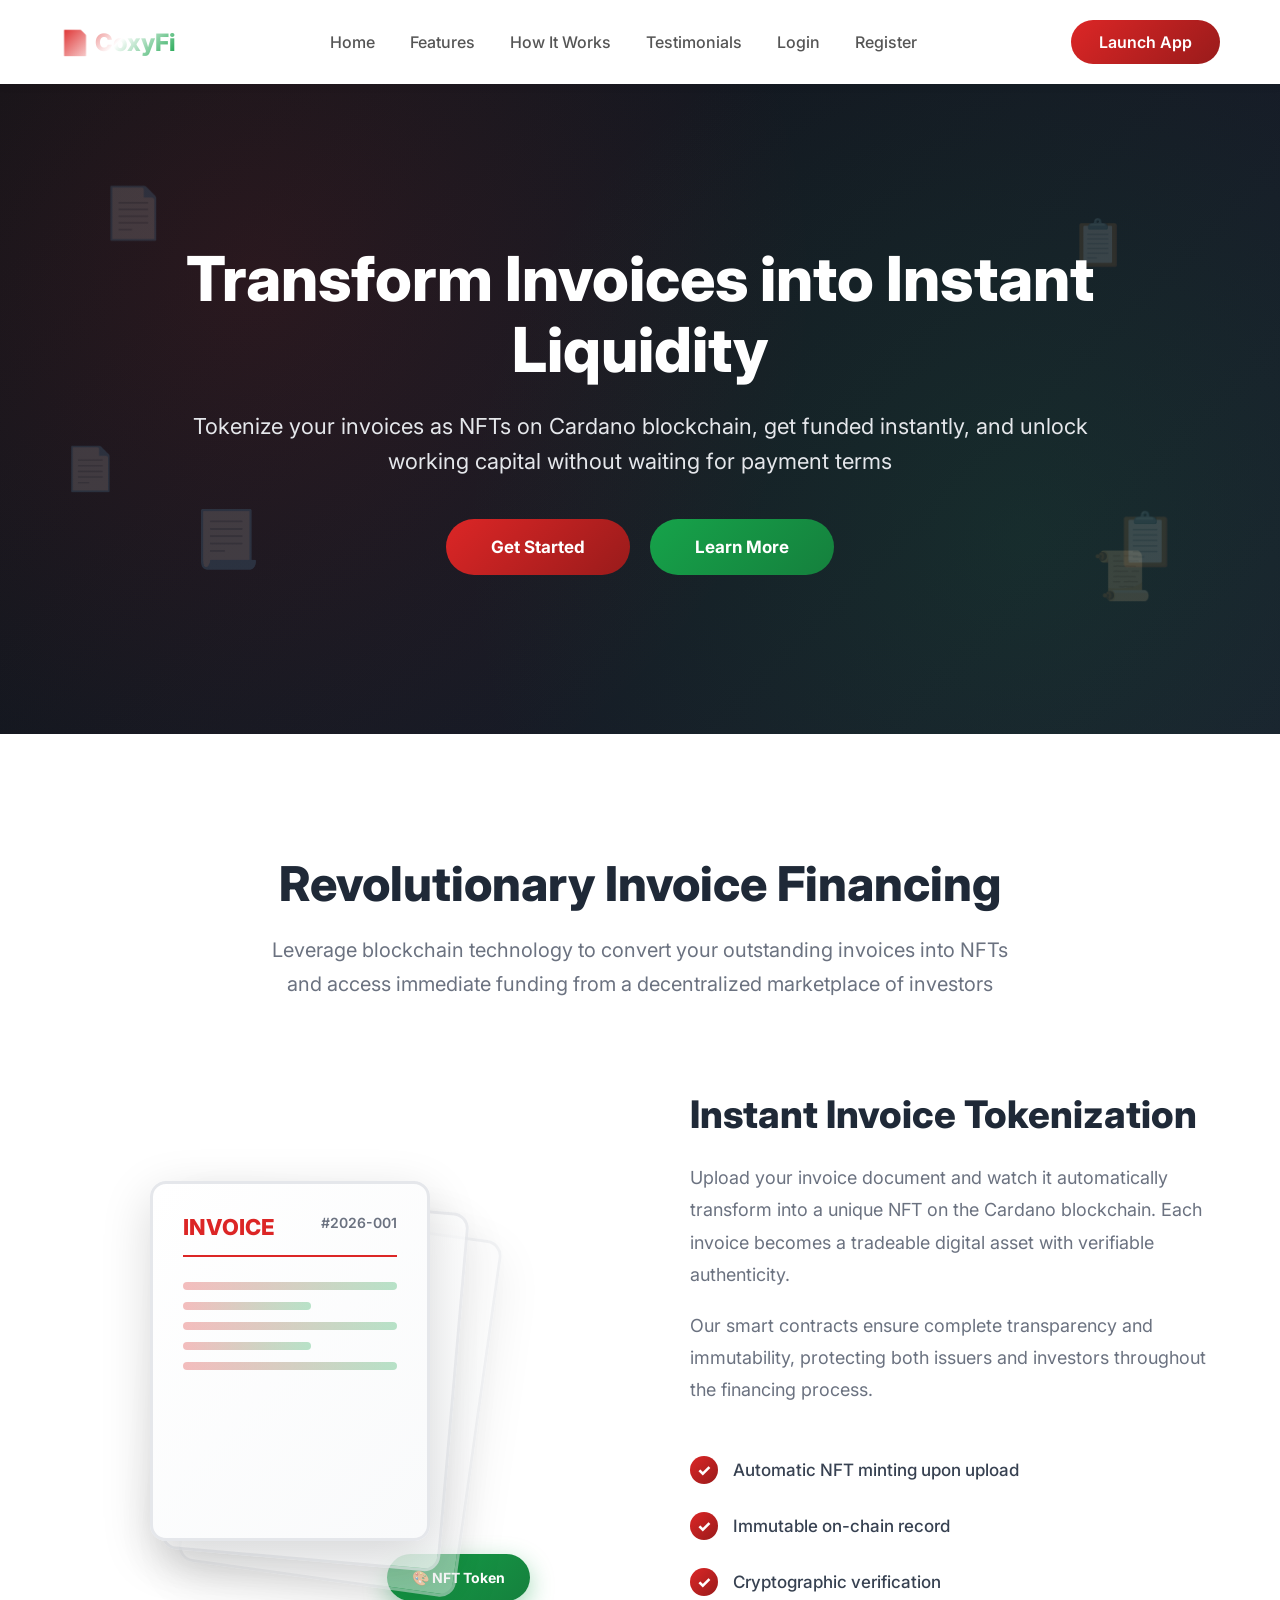
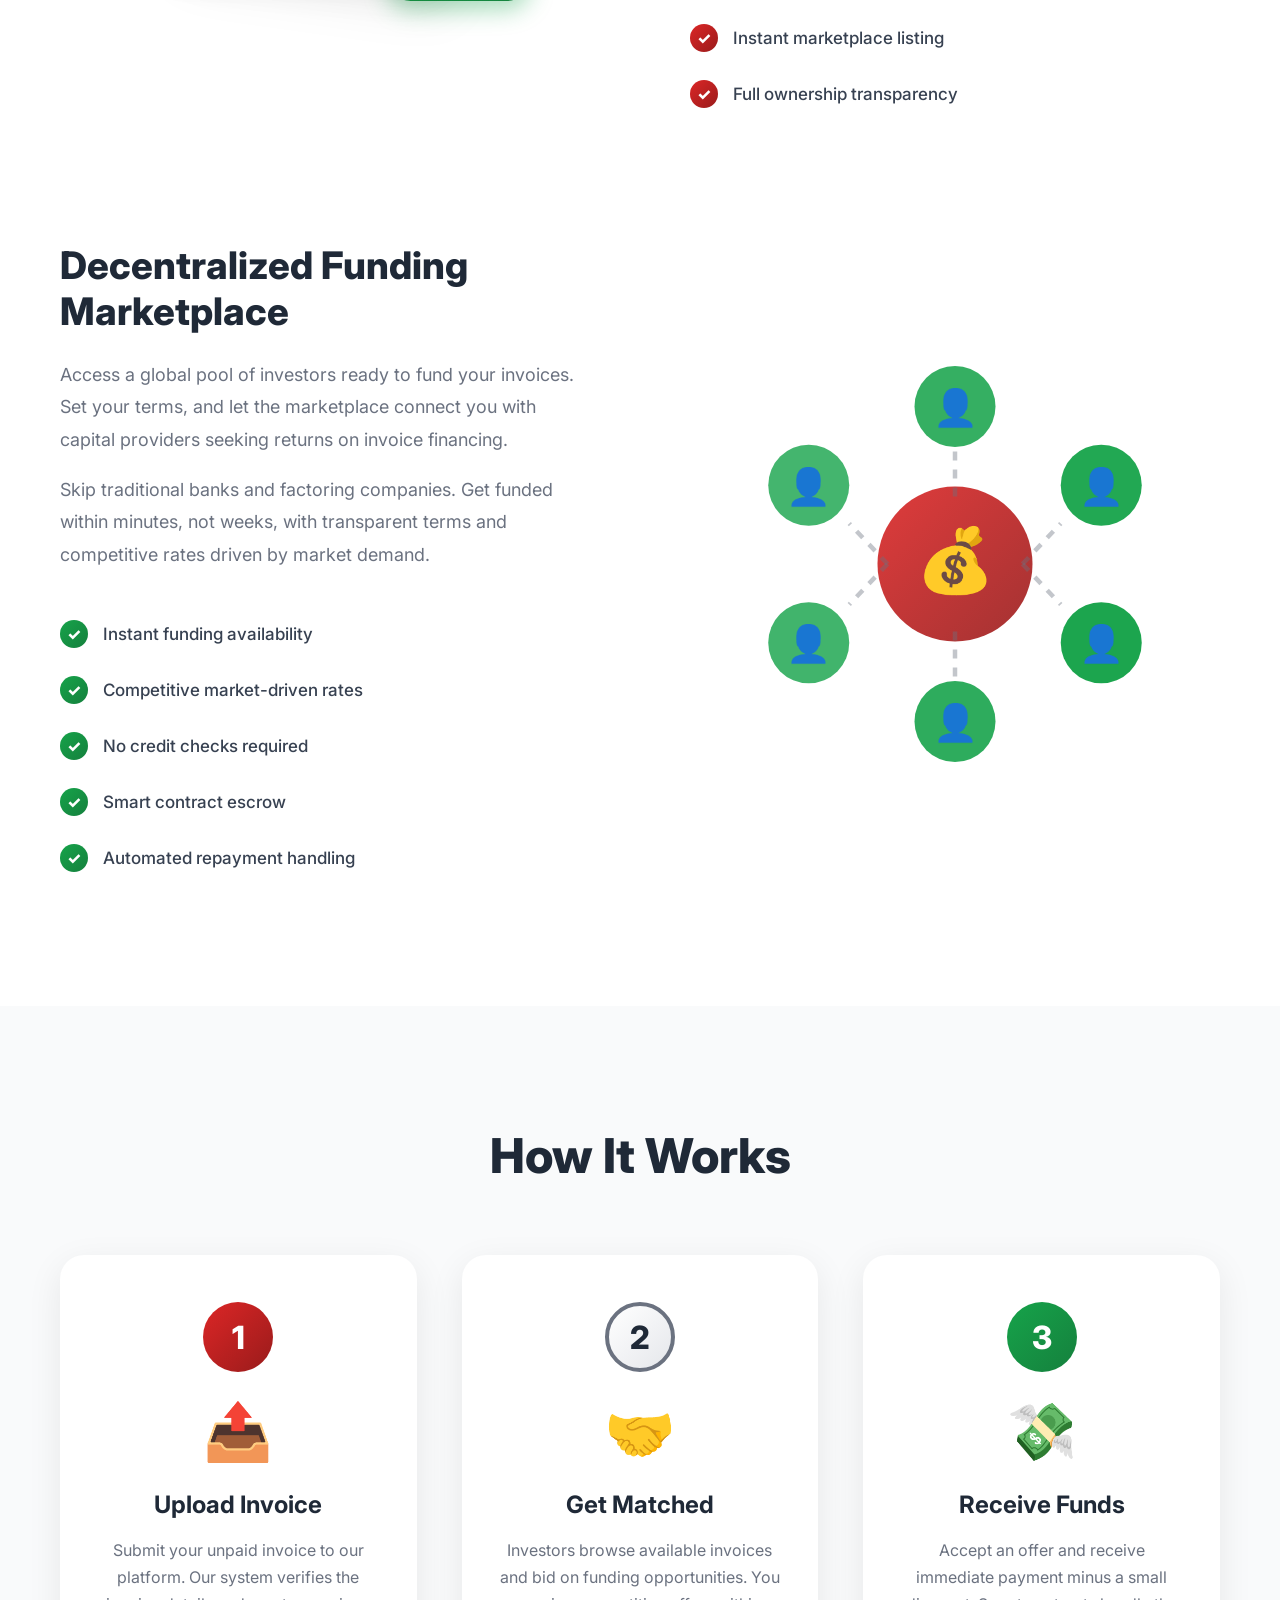
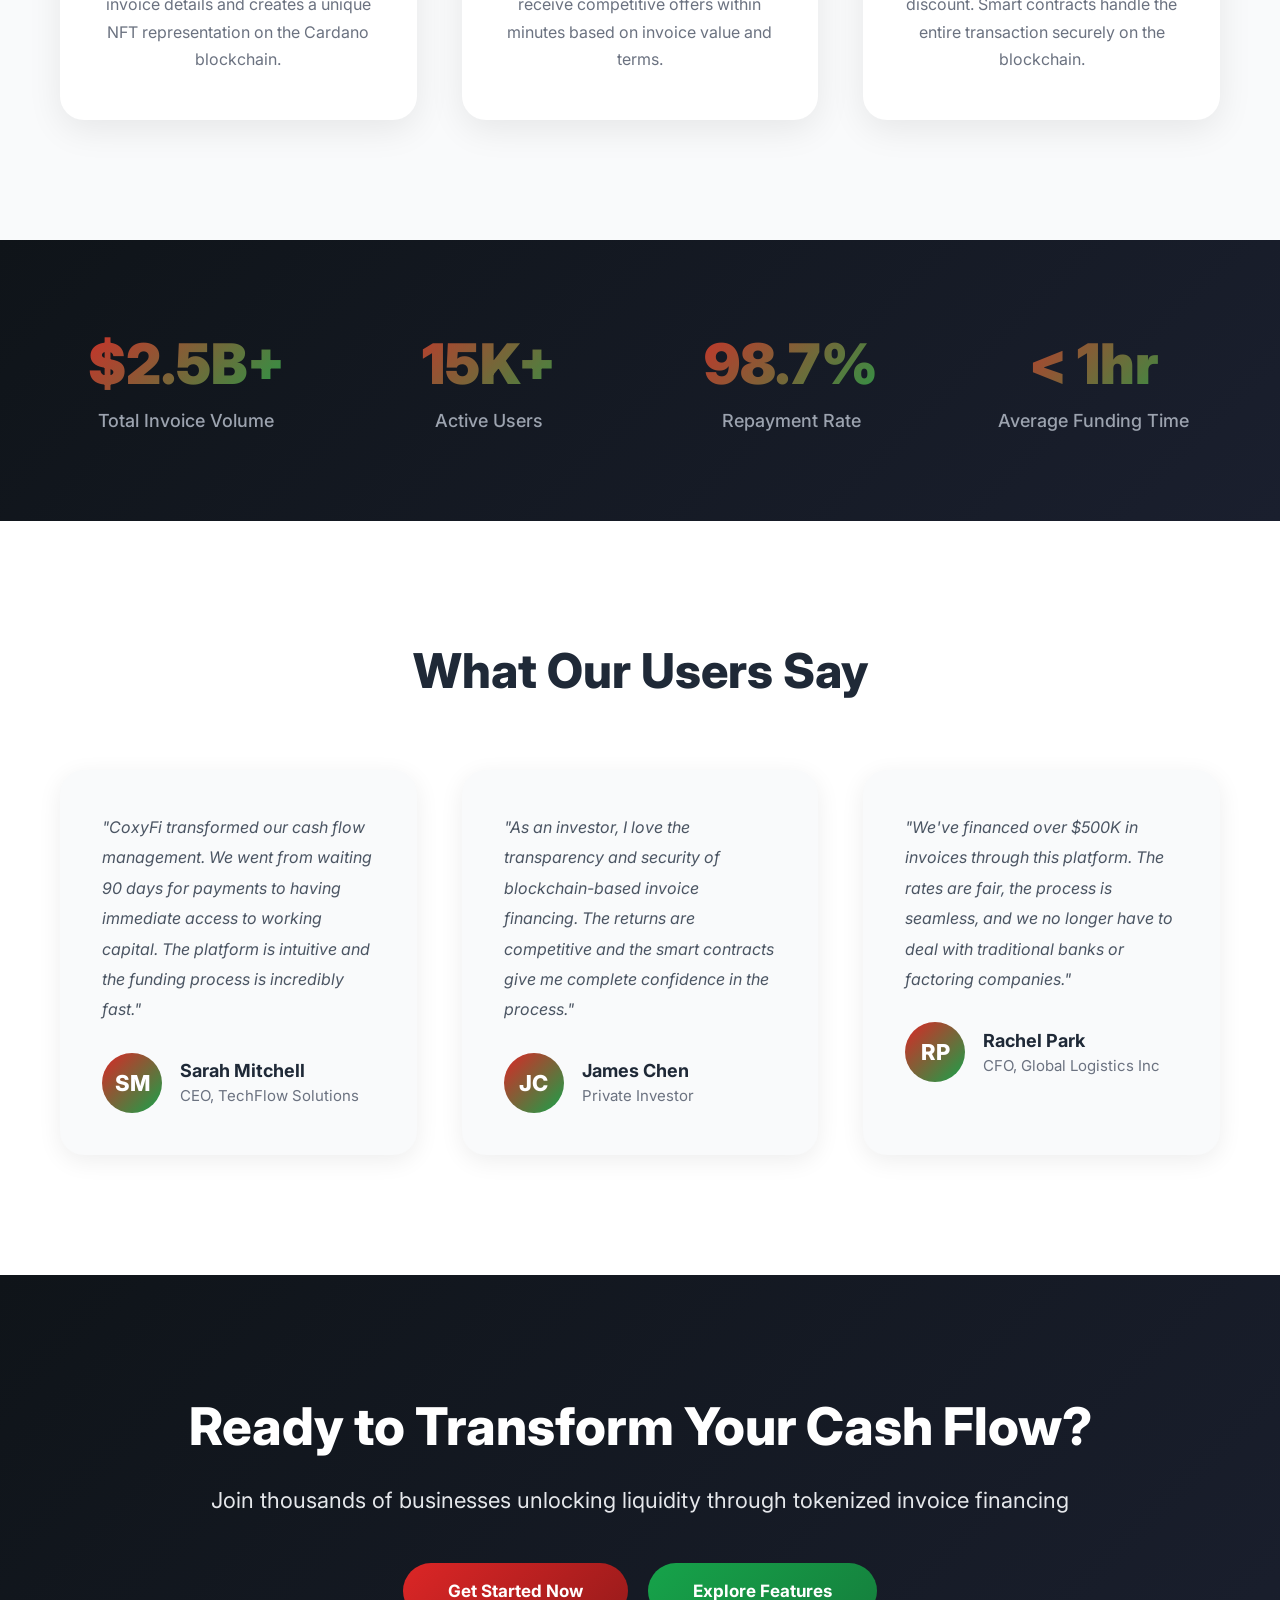
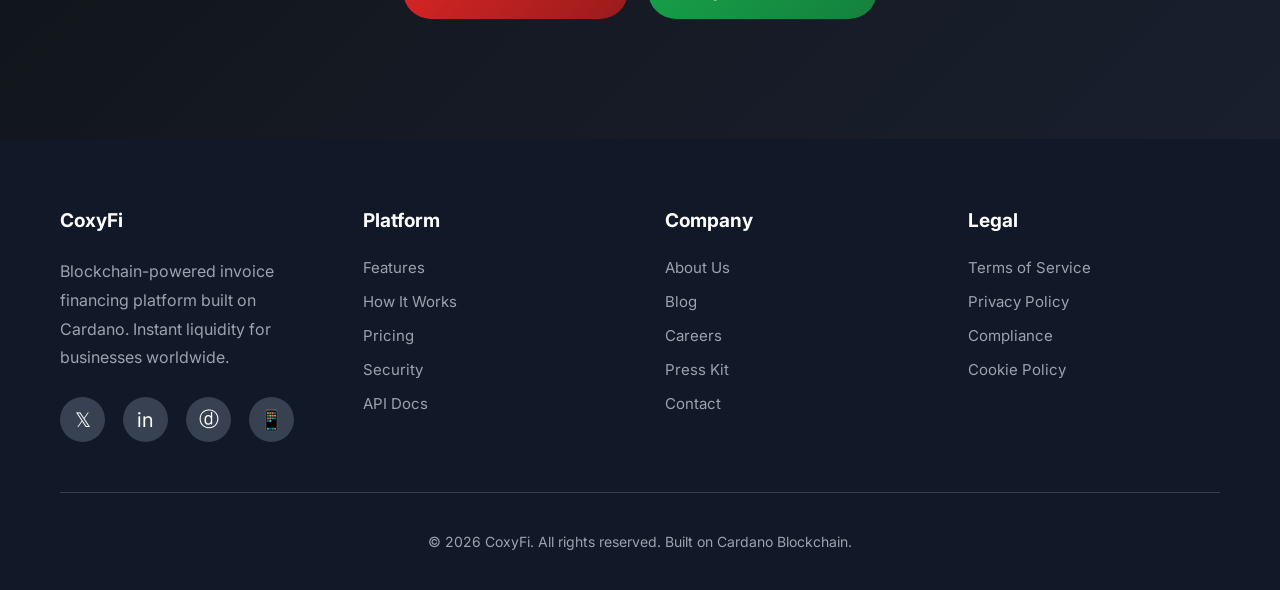
<file: Job-69799/index.html>
<!DOCTYPE html>
<html lang="en">
<head>
  <meta name="google-site-verification" content="g15MsRYz-EaD4_jVAb0_y1AlkuP0_rYGeJ5r_LJmcfE" />
  <meta charset="UTF-8">
  <meta name="viewport" content="width=device-width, initial-scale=1.0">
  <title>Invoice Finance - Tokenized Invoice Financing on Cardano</title>
  <link href="https://fonts.googleapis.com/css2?family=Inter:wght@300;400;600;700;800&display=swap" rel="stylesheet">
  <style>
    * {
      margin: 0;
      padding: 0;
      box-sizing: border-box;
    }

    body {
      font-family: 'Inter', sans-serif;
      color: #333;
      overflow-x: hidden;
    }

    /* Navigation */
    nav {
      display: flex;
      justify-content: space-between;
      align-items: center;
      padding: 20px 60px;
      background: white;
      box-shadow: 0 2px 10px rgba(0,0,0,0.05);
      position: sticky;
      top: 0;
      z-index: 1000;
    }

    .logo {
      display: flex;
      align-items: center;
      gap: 10px;
      font-size: 24px;
      font-weight: 800;
      background: linear-gradient(135deg, #dc2626 0%, #fff 50%, #16a34a 100%);
      -webkit-background-clip: text;
      -webkit-text-fill-color: transparent;
    }

    .nav-links {
      display: flex;
      gap: 35px;
      list-style: none;
    }

    .nav-links a {
      text-decoration: none;
      color: #555;
      font-weight: 500;
      transition: color 0.3s;
    }

    .nav-links a:hover {
      color: #dc2626;
    }

    .nav-cta {
      background: linear-gradient(135deg, #dc2626, #991b1b);
      color: white;
      padding: 12px 28px;
      border-radius: 25px;
      border: none;
      font-weight: 600;
      cursor: pointer;
      transition: all 0.3s;
      text-decoration: none;
    }

    .nav-cta:hover {
      transform: translateY(-2px);
      box-shadow: 0 4px 12px rgba(220, 38, 38, 0.4);
    }

    /* Hero Section */
    .hero {
      background: linear-gradient(135deg, #0f1419 0%, #1a1f2e 100%);
      padding: 120px 60px;
      position: relative;
      overflow: hidden;
      min-height: 650px;
      display: flex;
      align-items: center;
      justify-content: center;
    }

    .hero::before {
      content: '';
      position: absolute;
      inset: 0;
      background-image: 
        radial-gradient(circle at 20% 30%, rgba(220, 38, 38, 0.12) 0%, transparent 50%),
        radial-gradient(circle at 80% 70%, rgba(22, 163, 74, 0.12) 0%, transparent 50%);
      animation: pulse 15s ease-in-out infinite;
    }

    @keyframes pulse {
      0%, 100% { opacity: 1; }
      50% { opacity: 0.6; }
    }

    .hero-content {
      position: relative;
      z-index: 2;
      text-align: center;
      max-width: 950px;
    }

    .hero h1 {
      font-size: 62px;
      color: white;
      margin-bottom: 24px;
      line-height: 1.15;
      font-weight: 800;
      animation: fadeInUp 0.8s ease;
    }

    .hero p {
      font-size: 22px;
      color: #e5e7eb;
      margin-bottom: 40px;
      line-height: 1.6;
      animation: fadeInUp 1s ease;
    }

    @keyframes fadeInUp {
      from {
        opacity: 0;
        transform: translateY(30px);
      }
      to {
        opacity: 1;
        transform: translateY(0);
      }
    }

    .hero-buttons {
      display: flex;
      gap: 20px;
      justify-content: center;
      animation: fadeInUp 1.2s ease;
    }

    .btn-primary {
      background: linear-gradient(135deg, #dc2626, #991b1b);
      color: white;
      padding: 18px 45px;
      border: none;
      border-radius: 30px;
      font-size: 17px;
      font-weight: 700;
      cursor: pointer;
      transition: all 0.3s;
      text-decoration: none;
      display: inline-block;
    }

    .btn-primary:hover {
      transform: translateY(-3px);
      box-shadow: 0 10px 25px rgba(220, 38, 38, 0.5);
    }

    .btn-secondary {
      background: linear-gradient(135deg, #16a34a, #15803d);
      color: white;
      padding: 18px 45px;
      border: none;
      border-radius: 30px;
      font-size: 17px;
      font-weight: 700;
      cursor: pointer;
      transition: all 0.3s;
      text-decoration: none;
      display: inline-block;
    }

    .btn-secondary:hover {
      transform: translateY(-3px);
      box-shadow: 0 10px 25px rgba(22, 163, 74, 0.5);
    }

    /* Floating Invoices */
    .floating-invoices {
      position: absolute;
      width: 100%;
      height: 100%;
      top: 0;
      left: 0;
    }

    .invoice-float {
      position: absolute;
      animation: floatInvoice 8s ease-in-out infinite;
      opacity: 0.15;
    }

    .invoice-1 { top: 15%; left: 8%; animation-delay: 0s; font-size: 50px; }
    .invoice-2 { top: 20%; right: 12%; animation-delay: 1.5s; font-size: 45px; }
    .invoice-3 { bottom: 25%; left: 15%; animation-delay: 3s; font-size: 55px; }
    .invoice-4 { bottom: 20%; right: 10%; animation-delay: 2s; font-size: 48px; }
    .invoice-5 { top: 55%; left: 5%; animation-delay: 4s; font-size: 42px; }
    .invoice-6 { top: 65%; right: 8%; animation-delay: 1s; font-size: 52px; }

    @keyframes floatInvoice {
      0%, 100% { transform: translateY(0) rotate(0deg); }
      25% { transform: translateY(-30px) rotate(8deg); }
      50% { transform: translateY(-20px) rotate(-8deg); }
      75% { transform: translateY(-25px) rotate(5deg); }
    }

    /* Features Section */
    .features {
      padding: 120px 60px;
      background: white;
    }

    .features-header {
      text-align: center;
      margin-bottom: 90px;
    }

    .features-header h2 {
      font-size: 48px;
      margin-bottom: 20px;
      color: #1f2937;
      font-weight: 800;
    }

    .features-header p {
      font-size: 20px;
      color: #6b7280;
      max-width: 750px;
      margin: 0 auto;
      line-height: 1.7;
    }

    .features-grid {
      display: grid;
      grid-template-columns: repeat(2, 1fr);
      gap: 100px;
      max-width: 1300px;
      margin: 0 auto;
      align-items: center;
    }

    /* Invoice Visual */
    .invoice-visual {
      position: relative;
      height: 500px;
      display: flex;
      align-items: center;
      justify-content: center;
    }

    .invoice-stack {
      position: relative;
      width: 350px;
      height: 450px;
    }

    .invoice-doc {
      position: absolute;
      width: 280px;
      height: 360px;
      background: linear-gradient(135deg, #fff, #f9fafb);
      border-radius: 16px;
      box-shadow: 0 15px 50px rgba(0,0,0,0.15);
      padding: 30px;
      border: 3px solid #e5e7eb;
    }

    .invoice-doc-1 {
      top: 0;
      left: 0;
      z-index: 3;
      animation: invoicePulse 3s ease-in-out infinite;
    }

    .invoice-doc-2 {
      top: 20px;
      left: 25px;
      z-index: 2;
      opacity: 0.7;
      transform: rotate(5deg);
    }

    .invoice-doc-3 {
      top: 40px;
      left: 50px;
      z-index: 1;
      opacity: 0.5;
      transform: rotate(8deg);
    }

    @keyframes invoicePulse {
      0%, 100% { transform: translateY(0) scale(1); }
      50% { transform: translateY(-15px) scale(1.05); }
    }

    .invoice-header {
      display: flex;
      justify-content: space-between;
      margin-bottom: 25px;
      padding-bottom: 15px;
      border-bottom: 2px solid #dc2626;
    }

    .invoice-title {
      font-size: 22px;
      font-weight: 800;
      color: #dc2626;
    }

    .invoice-number {
      font-size: 14px;
      color: #6b7280;
      font-weight: 600;
    }

    .invoice-line {
      height: 8px;
      background: linear-gradient(90deg, #dc2626, #16a34a);
      border-radius: 4px;
      margin: 12px 0;
      opacity: 0.3;
    }

    .invoice-line.short {
      width: 60%;
    }

    .nft-badge {
      position: absolute;
      bottom: 30px;
      right: -30px;
      background: linear-gradient(135deg, #16a34a, #15803d);
      color: white;
      padding: 15px 25px;
      border-radius: 50px;
      font-weight: 700;
      font-size: 14px;
      box-shadow: 0 8px 25px rgba(22, 163, 74, 0.4);
      animation: badgePulse 2s ease-in-out infinite;
    }

    @keyframes badgePulse {
      0%, 100% { transform: scale(1); }
      50% { transform: scale(1.1); }
    }

    .feature-content h3 {
      font-size: 38px;
      margin-bottom: 25px;
      color: #1f2937;
      font-weight: 800;
    }

    .feature-content p {
      font-size: 18px;
      color: #6b7280;
      line-height: 1.8;
      margin-bottom: 18px;
    }

    .feature-list {
      list-style: none;
      margin-top: 35px;
    }

    .feature-list li {
      padding: 14px 0;
      display: flex;
      align-items: center;
      gap: 15px;
      font-size: 17px;
      color: #374151;
      font-weight: 500;
    }

    .feature-list li::before {
      content: '✓';
      width: 28px;
      height: 28px;
      background: linear-gradient(135deg, #16a34a, #15803d);
      color: white;
      border-radius: 50%;
      display: flex;
      align-items: center;
      justify-content: center;
      flex-shrink: 0;
      font-weight: 800;
      font-size: 16px;
    }

    .feature-list.red li::before {
      background: linear-gradient(135deg, #dc2626, #991b1b);
    }

    /* How It Works */
    .how-it-works {
      padding: 120px 60px;
      background: #f9fafb;
    }

    .how-it-works h2 {
      text-align: center;
      font-size: 48px;
      margin-bottom: 70px;
      color: #1f2937;
      font-weight: 800;
    }

    .steps-grid {
      display: grid;
      grid-template-columns: repeat(3, 1fr);
      gap: 45px;
      max-width: 1300px;
      margin: 0 auto;
    }

    .step-card {
      background: white;
      padding: 45px 35px;
      border-radius: 24px;
      text-align: center;
      box-shadow: 0 10px 35px rgba(0,0,0,0.08);
      transition: all 0.4s;
      position: relative;
      border: 2px solid transparent;
    }

    .step-card:hover {
      transform: translateY(-12px);
      box-shadow: 0 20px 50px rgba(0,0,0,0.15);
      border-color: #dc2626;
    }

    .step-number {
      width: 70px;
      height: 70px;
      background: linear-gradient(135deg, #dc2626, #991b1b);
      color: white;
      border-radius: 50%;
      display: flex;
      align-items: center;
      justify-content: center;
      font-size: 32px;
      font-weight: 800;
      margin: 0 auto 25px;
    }

    .step-card:nth-child(2) .step-number {
      background: linear-gradient(135deg, #fff, #e5e7eb);
      color: #1f2937;
      border: 4px solid #6b7280;
    }

    .step-card:nth-child(3) .step-number {
      background: linear-gradient(135deg, #16a34a, #15803d);
    }

    .step-icon {
      font-size: 56px;
      margin-bottom: 25px;
    }

    .step-card h3 {
      font-size: 24px;
      margin-bottom: 18px;
      color: #1f2937;
      font-weight: 700;
    }

    .step-card p {
      color: #6b7280;
      line-height: 1.7;
      font-size: 16px;
    }

    /* Stats */
    .stats {
      padding: 90px 60px;
      background: linear-gradient(135deg, #0f1419 0%, #1a1f2e 100%);
      color: white;
    }

    .stats-grid {
      display: grid;
      grid-template-columns: repeat(4, 1fr);
      gap: 50px;
      max-width: 1300px;
      margin: 0 auto;
      text-align: center;
    }

    .stat-item h3 {
      font-size: 56px;
      margin-bottom: 12px;
      background: linear-gradient(135deg, #dc2626, #16a34a);
      -webkit-background-clip: text;
      -webkit-text-fill-color: transparent;
      font-weight: 900;
    }

    .stat-item p {
      font-size: 18px;
      color: #9ca3af;
      font-weight: 500;
    }

    /* Testimonials */
    .testimonials {
      padding: 120px 60px;
      background: white;
    }

    .testimonials h2 {
      text-align: center;
      font-size: 48px;
      margin-bottom: 70px;
      color: #1f2937;
      font-weight: 800;
    }

    .testimonial-grid {
      display: grid;
      grid-template-columns: repeat(3, 1fr);
      gap: 45px;
      max-width: 1300px;
      margin: 0 auto;
    }

    .testimonial {
      background: #f9fafb;
      padding: 40px;
      border-radius: 24px;
      box-shadow: 0 6px 25px rgba(0,0,0,0.07);
      transition: all 0.4s;
      border: 2px solid transparent;
    }

    .testimonial:hover {
      transform: translateY(-8px);
      box-shadow: 0 12px 40px rgba(0,0,0,0.12);
      border-color: #16a34a;
    }

    .testimonial-text {
      color: #4b5563;
      line-height: 1.9;
      margin-bottom: 28px;
      font-style: italic;
      font-size: 16px;
    }

    .testimonial-author {
      display: flex;
      align-items: center;
      gap: 18px;
    }

    .author-avatar {
      width: 60px;
      height: 60px;
      border-radius: 50%;
      background: linear-gradient(135deg, #dc2626, #16a34a);
      display: flex;
      align-items: center;
      justify-content: center;
      color: white;
      font-weight: 800;
      font-size: 22px;
    }

    .author-info h4 {
      font-size: 18px;
      margin-bottom: 5px;
      color: #1f2937;
      font-weight: 700;
    }

    .author-info p {
      font-size: 15px;
      color: #6b7280;
    }

    /* CTA Section */
    .cta-section {
      padding: 120px 60px;
      background: linear-gradient(135deg, #0f1419 0%, #1a1f2e 100%);
      text-align: center;
      color: white;
    }

    .cta-section h2 {
      font-size: 52px;
      margin-bottom: 25px;
      font-weight: 800;
    }

    .cta-section p {
      font-size: 22px;
      color: #e5e7eb;
      margin-bottom: 45px;
      line-height: 1.6;
    }

    /* Footer */
    footer {
      background: #111827;
      color: white;
      padding: 70px 60px 40px;
    }

    .footer-content {
      max-width: 1300px;
      margin: 0 auto;
      display: grid;
      grid-template-columns: repeat(4, 1fr);
      gap: 50px;
      margin-bottom: 50px;
    }

    .footer-section h3 {
      margin-bottom: 25px;
      font-size: 19px;
      font-weight: 700;
    }

    .footer-section ul {
      list-style: none;
    }

    .footer-section ul li {
      margin-bottom: 14px;
    }

    .footer-section a {
      color: #9ca3af;
      text-decoration: none;
      transition: color 0.3s;
      font-size: 15px;
    }

    .footer-section a:hover {
      color: white;
    }

    .social-links {
      display: flex;
      gap: 18px;
      margin-top: 25px;
    }

    .social-icon {
      width: 45px;
      height: 45px;
      background: #374151;
      border-radius: 50%;
      display: flex;
      align-items: center;
      justify-content: center;
      transition: all 0.3s;
      cursor: pointer;
      font-size: 20px;
    }

    .social-icon:hover {
      background: #dc2626;
      transform: translateY(-4px);
    }

    .footer-bottom {
      text-align: center;
      padding-top: 40px;
      border-top: 1px solid #374151;
      color: #9ca3af;
      font-size: 14px;
    }

    @media (max-width: 768px) {
      .features-grid,
      .steps-grid,
      .testimonial-grid,
      .stats-grid,
      .footer-content {
        grid-template-columns: 1fr;
      }

      .nav-links {
        display: none;
      }

      nav,
      .hero,
      .features,
      .how-it-works,
      .testimonials,
      .cta-section,
      footer {
        padding-left: 30px;
        padding-right: 30px;
      }

      .hero h1 {
        font-size: 38px;
      }

      .invoice-visual {
        height: 400px;
      }

      .hero-buttons {
        flex-direction: column;
      }
    }
  </style>
</head>
<body>
  <!-- Navigation -->
  <nav>
    <div class="logo">
      📄 CoxyFi
    </div>
    <ul class="nav-links">
      <li><a href="#home">Home</a></li>
      <li><a href="#features">Features</a></li>
      <li><a href="#how-it-works">How It Works</a></li>
      <li><a href="#testimonials">Testimonials</a></li>
      <li><a href="login.php">Login</a></li>
      <li><a href="register.php">Register</a></li>
    </ul>
    <a href="app.php" class="nav-cta">Launch App</a>
  </nav>

  <!-- Hero Section -->
  <section class="hero" id="home">
    <div class="floating-invoices">
      <div class="invoice-float invoice-1">📄</div>
      <div class="invoice-float invoice-2">📋</div>
      <div class="invoice-float invoice-3">📃</div>
      <div class="invoice-float invoice-4">📜</div>
      <div class="invoice-float invoice-5">📄</div>
      <div class="invoice-float invoice-6">📋</div>
    </div>
    <div class="hero-content">
      <h1>Transform Invoices into Instant Liquidity</h1>
      <p>Tokenize your invoices as NFTs on Cardano blockchain, get funded instantly, and unlock working capital without waiting for payment terms</p>
      <div class="hero-buttons">
        <a href="register.php" class="btn-primary">Get Started</a>
        <a href="docs/01-welcome.html" class="btn-secondary">Learn More</a>
      </div>
    </div>
  </section>

  <!-- Features Section -->
  <section class="features" id="features">
    <div class="features-header">
      <h2>Revolutionary Invoice Financing</h2>
      <p>Leverage blockchain technology to convert your outstanding invoices into NFTs and access immediate funding from a decentralized marketplace of investors</p>
    </div>

    <!-- Tokenization Feature -->
    <div class="features-grid">
      <div class="invoice-visual">
        <div class="invoice-stack">
          <div class="invoice-doc invoice-doc-3"></div>
          <div class="invoice-doc invoice-doc-2"></div>
          <div class="invoice-doc invoice-doc-1">
            <div class="invoice-header">
              <div class="invoice-title">INVOICE</div>
              <div class="invoice-number">#2026-001</div>
            </div>
            <div class="invoice-line"></div>
            <div class="invoice-line short"></div>
            <div class="invoice-line"></div>
            <div class="invoice-line short"></div>
            <div class="invoice-line"></div>
          </div>
          <div class="nft-badge">🎨 NFT Token</div>
        </div>
      </div>
      
      <div class="feature-content">
        <h3>Instant Invoice Tokenization</h3>
        <p>Upload your invoice document and watch it automatically transform into a unique NFT on the Cardano blockchain. Each invoice becomes a tradeable digital asset with verifiable authenticity.</p>
        <p>Our smart contracts ensure complete transparency and immutability, protecting both issuers and investors throughout the financing process.</p>
        <ul class="feature-list red">
          <li>Automatic NFT minting upon upload</li>
          <li>Immutable on-chain record</li>
          <li>Cryptographic verification</li>
          <li>Instant marketplace listing</li>
          <li>Full ownership transparency</li>
        </ul>
      </div>
    </div>

    <!-- Funding Feature -->
    <div class="features-grid" style="margin-top: 120px;">
      <div class="feature-content">
        <h3>Decentralized Funding Marketplace</h3>
        <p>Access a global pool of investors ready to fund your invoices. Set your terms, and let the marketplace connect you with capital providers seeking returns on invoice financing.</p>
        <p>Skip traditional banks and factoring companies. Get funded within minutes, not weeks, with transparent terms and competitive rates driven by market demand.</p>
        <ul class="feature-list">
          <li>Instant funding availability</li>
          <li>Competitive market-driven rates</li>
          <li>No credit checks required</li>
          <li>Smart contract escrow</li>
          <li>Automated repayment handling</li>
        </ul>
      </div>

      <div class="invoice-visual">
        <svg width="450" height="450" viewBox="0 0 200 200" xmlns="http://www.w3.org/2000/svg">
          <!-- Central Hub -->
          <circle cx="100" cy="100" r="30" fill="url(#redGradient)" opacity="0.9">
            <animate attributeName="r" values="30;35;30" dur="3s" repeatCount="indefinite"/>
          </circle>
          <text x="100" y="108" font-size="28" fill="white" text-anchor="middle" font-weight="bold">💰</text>
          
          <!-- Investor Nodes -->
          <circle cx="100" cy="30" r="18" fill="#16a34a" opacity="0.8">
            <animate attributeName="opacity" values="0.8;1;0.8" dur="2s" repeatCount="indefinite"/>
          </circle>
          <text x="100" y="36" font-size="16" fill="white" text-anchor="middle">👤</text>
          
          <circle cx="165" cy="65" r="18" fill="#16a34a" opacity="0.8">
            <animate attributeName="opacity" values="0.8;1;0.8" dur="2s" begin="0.4s" repeatCount="indefinite"/>
          </circle>
          <text x="165" y="71" font-size="16" fill="white" text-anchor="middle">👤</text>
          
          <circle cx="165" cy="135" r="18" fill="#16a34a" opacity="0.8">
            <animate attributeName="opacity" values="0.8;1;0.8" dur="2s" begin="0.8s" repeatCount="indefinite"/>
          </circle>
          <text x="165" y="141" font-size="16" fill="white" text-anchor="middle">👤</text>
          
          <circle cx="100" cy="170" r="18" fill="#16a34a" opacity="0.8">
            <animate attributeName="opacity" values="0.8;1;0.8" dur="2s" begin="1.2s" repeatCount="indefinite"/>
          </circle>
          <text x="100" y="176" font-size="16" fill="white" text-anchor="middle">👤</text>
          
          <circle cx="35" cy="135" r="18" fill="#16a34a" opacity="0.8">
            <animate attributeName="opacity" values="0.8;1;0.8" dur="2s" begin="1.6s" repeatCount="indefinite"/>
          </circle>
          <text x="35" y="141" font-size="16" fill="white" text-anchor="middle">👤</text>
          
          <circle cx="35" cy="65" r="18" fill="#16a34a" opacity="0.8">
            <animate attributeName="opacity" values="0.8;1;0.8" dur="2s" begin="2s" repeatCount="indefinite"/>
          </circle>
          <text x="35" y="71" font-size="16" fill="white" text-anchor="middle">👤</text>
          
          <!-- Connection Lines -->
          <line x1="100" y1="70" x2="100" y2="48" stroke="#6b7280" stroke-width="2" stroke-dasharray="4,4" opacity="0.4"/>
          <line x1="130" y1="100" x2="147" y2="82" stroke="#6b7280" stroke-width="2" stroke-dasharray="4,4" opacity="0.4"/>
          <line x1="130" y1="100" x2="147" y2="118" stroke="#6b7280" stroke-width="2" stroke-dasharray="4,4" opacity="0.4"/>
          <line x1="100" y1="130" x2="100" y2="152" stroke="#6b7280" stroke-width="2" stroke-dasharray="4,4" opacity="0.4"/>
          <line x1="70" y1="100" x2="53" y2="118" stroke="#6b7280" stroke-width="2" stroke-dasharray="4,4" opacity="0.4"/>
          <line x1="70" y1="100" x2="53" y2="82" stroke="#6b7280" stroke-width="2" stroke-dasharray="4,4" opacity="0.4"/>
          
          <defs>
            <linearGradient id="redGradient" x1="0%" y1="0%" x2="100%" y2="100%">
              <stop offset="0%" style="stop-color:#dc2626;stop-opacity:1" />
              <stop offset="100%" style="stop-color:#991b1b;stop-opacity:1" />
            </linearGradient>
          </defs>
        </svg>
      </div>
    </div>
  </section>

  <!-- How It Works -->
  <section class="how-it-works" id="how-it-works">
    <h2>How It Works</h2>
    <div class="steps-grid">
      <div class="step-card">
        <div class="step-number">1</div>
        <div class="step-icon">📤</div>
        <h3>Upload Invoice</h3>
        <p>Submit your unpaid invoice to our platform. Our system verifies the invoice details and creates a unique NFT representation on the Cardano blockchain.</p>
      </div>
      
      <div class="step-card">
        <div class="step-number">2</div>
        <div class="step-icon">🤝</div>
        <h3>Get Matched</h3>
        <p>Investors browse available invoices and bid on funding opportunities. You receive competitive offers within minutes based on invoice value and terms.</p>
      </div>
      
      <div class="step-card">
        <div class="step-number">3</div>
        <div class="step-icon">💸</div>
        <h3>Receive Funds</h3>
        <p>Accept an offer and receive immediate payment minus a small discount. Smart contracts handle the entire transaction securely on the blockchain.</p>
      </div>
    </div>
  </section>

  <!-- Stats Section -->
  <section class="stats">
    <div class="stats-grid">
      <div class="stat-item">
        <h3>$2.5B+</h3>
        <p>Total Invoice Volume</p>
      </div>
      <div class="stat-item">
        <h3>15K+</h3>
        <p>Active Users</p>
      </div>
      <div class="stat-item">
        <h3>98.7%</h3>
        <p>Repayment Rate</p>
      </div>
      <div class="stat-item">
        <h3>< 1hr</h3>
        <p>Average Funding Time</p>
      </div>
    </div>
  </section>

  <!-- Testimonials -->
  <section class="testimonials" id="testimonials">
    <h2>What Our Users Say</h2>
    <div class="testimonial-grid">
      <div class="testimonial">
        <div class="testimonial-text">
          "CoxyFi transformed our cash flow management. We went from waiting 90 days for payments to having immediate access to working capital. The platform is intuitive and the funding process is incredibly fast."
        </div>
        <div class="testimonial-author">
          <div class="author-avatar">SM</div>
          <div class="author-info">
            <h4>Sarah Mitchell</h4>
            <p>CEO, TechFlow Solutions</p>
          </div>
        </div>
      </div>

      <div class="testimonial">
        <div class="testimonial-text">
          "As an investor, I love the transparency and security of blockchain-based invoice financing. The returns are competitive and the smart contracts give me complete confidence in the process."
        </div>
        <div class="testimonial-author">
          <div class="author-avatar">JC</div>
          <div class="author-info">
            <h4>James Chen</h4>
            <p>Private Investor</p>
          </div>
        </div>
      </div>

      <div class="testimonial">
        <div class="testimonial-text">
          "We've financed over $500K in invoices through this platform. The rates are fair, the process is seamless, and we no longer have to deal with traditional banks or factoring companies."
        </div>
        <div class="testimonial-author">
          <div class="author-avatar">RP</div>
          <div class="author-info">
            <h4>Rachel Park</h4>
            <p>CFO, Global Logistics Inc</p>
          </div>
        </div>
      </div>
    </div>
  </section>

  <!-- CTA Section -->
  <section class="cta-section">
    <h2>Ready to Transform Your Cash Flow?</h2>
    <p>Join thousands of businesses unlocking liquidity through tokenized invoice financing</p>
    <div class="hero-buttons">
      <a href="register.php" class="btn-primary">Get Started Now</a>
      <a href="#features" class="btn-secondary">Explore Features</a>
    </div>
  </section>

  <!-- Footer -->
  <footer>
    <div class="footer-content">
      <div class="footer-section">
        <h3>CoxyFi</h3>
        <p style="color: #9ca3af; line-height: 1.8; margin-top: 15px;">
          Blockchain-powered invoice financing platform built on Cardano. Instant liquidity for businesses worldwide.
        </p>
        <div class="social-links">
          <div class="social-icon">𝕏</div>
          <div class="social-icon">in</div>
          <div class="social-icon">ⓓ</div>
          <div class="social-icon">📱</div>
        </div>
      </div>

      <div class="footer-section">
        <h3>Platform</h3>
        <ul>
          <li><a href="#features">Features</a></li>
          <li><a href="#how-it-works">How It Works</a></li>
          <li><a href="#pricing">Pricing</a></li>
          <li><a href="#security">Security</a></li>
          <li><a href="doc.html">API Docs</a></li>
        </ul>
      </div>

      <div class="footer-section">
        <h3>Company</h3>
        <ul>
          <li><a href="#about">About Us</a></li>
          <li><a href="#blog">Blog</a></li>
          <li><a href="#careers">Careers</a></li>
          <li><a href="#press">Press Kit</a></li>
          <li><a href="#contact">Contact</a></li>
        </ul>
      </div>

      <div class="footer-section">
        <h3>Legal</h3>
        <ul>
          <li><a href="#terms">Terms of Service</a></li>
          <li><a href="#privacy">Privacy Policy</a></li>
          <li><a href="#compliance">Compliance</a></li>
          <li><a href="#cookies">Cookie Policy</a></li>
        </ul>
      </div>
    </div>

    <div class="footer-bottom">
      <p>&copy; 2026 CoxyFi. All rights reserved. Built on Cardano Blockchain.</p>
    </div>
  </footer>
</body>
</html>
</file>
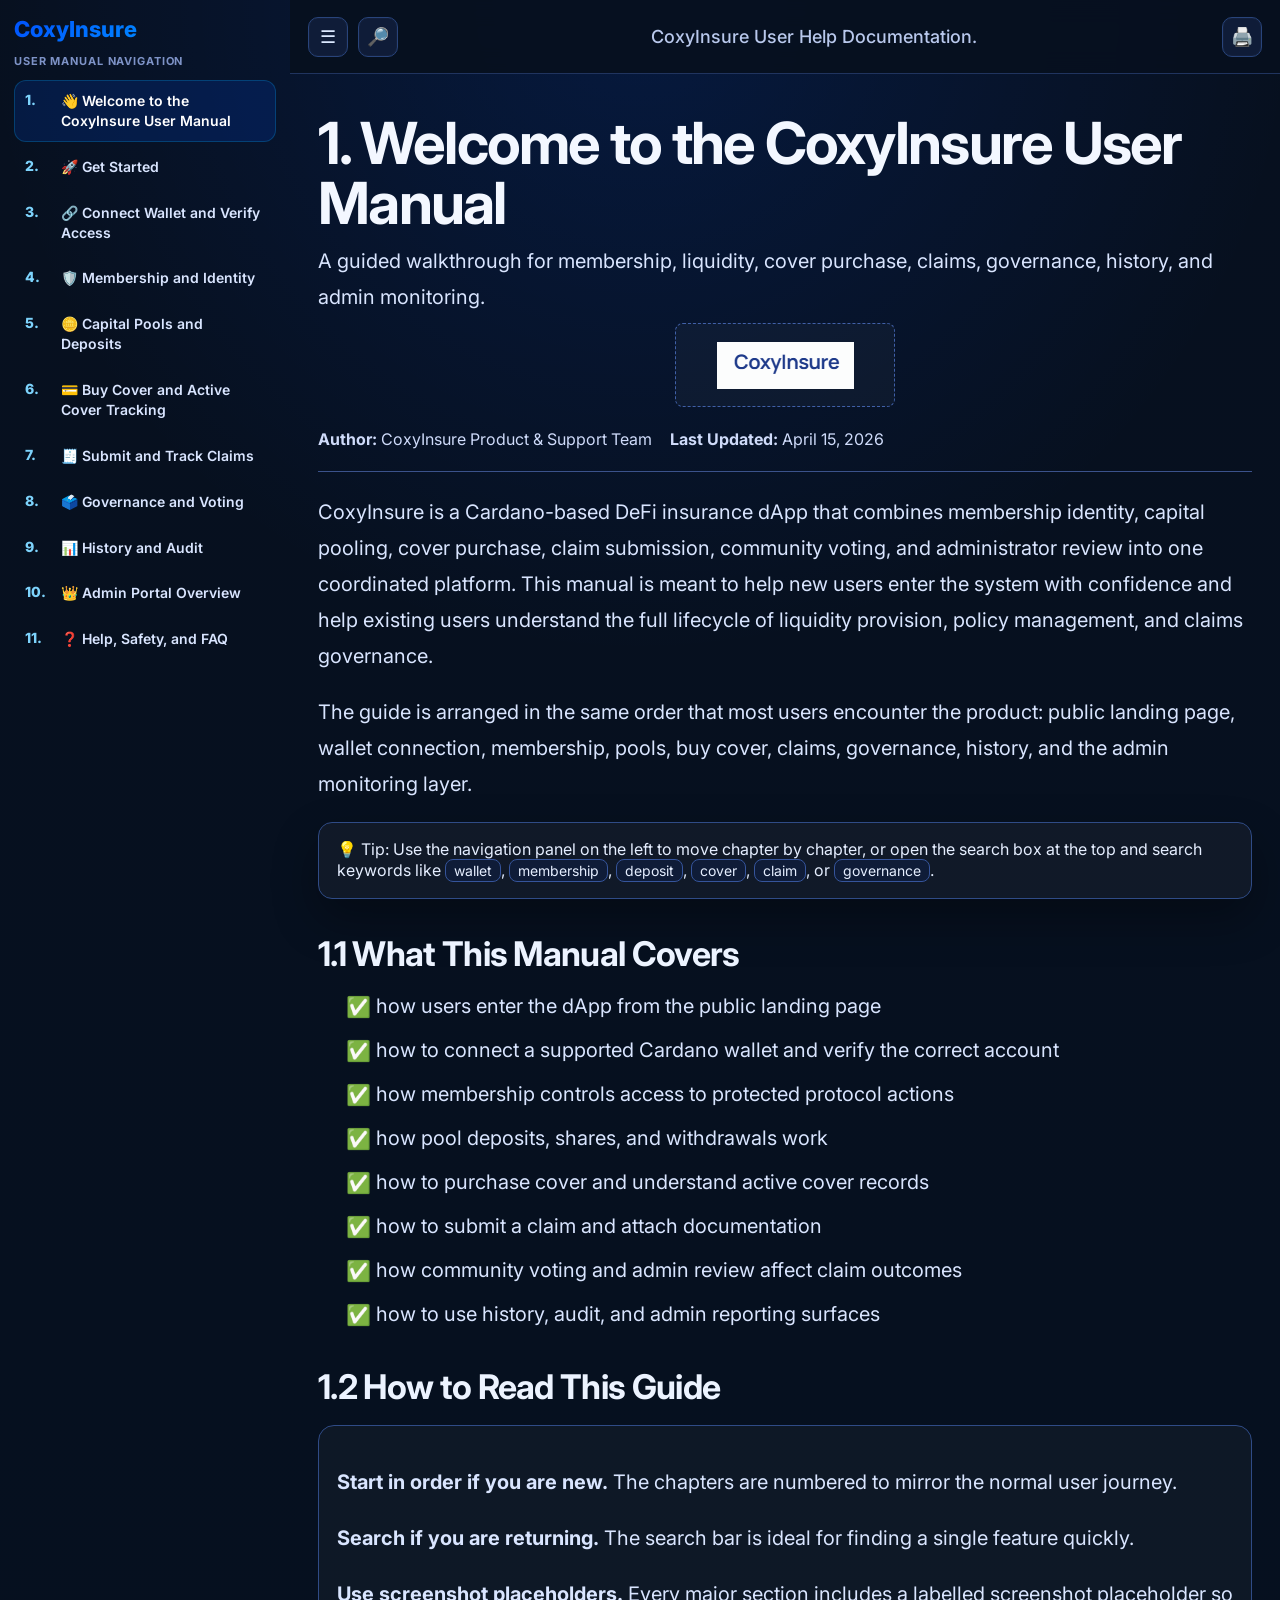
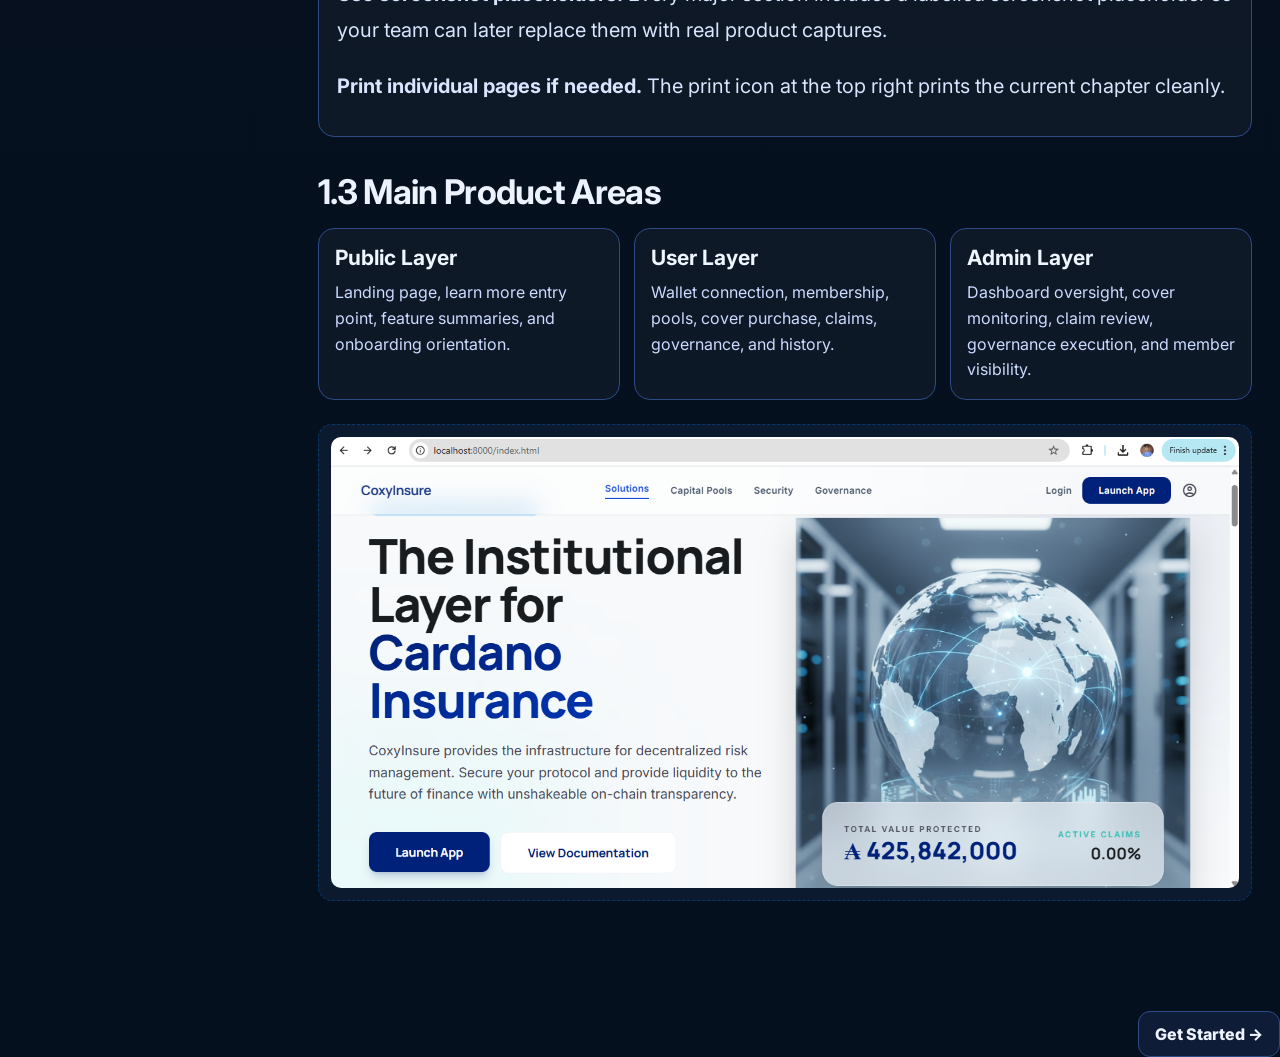
<file: Job-69798/doc/index.html>
<!DOCTYPE html>
<html lang="en">
<head>
  <meta charset="UTF-8" />
  <meta name="viewport" content="width=device-width, initial-scale=1.0" />
  <title>CoxyInsure User Manual — 1. Welcome to the CoxyInsure User Manual</title>
  <link rel="preconnect" href="https://fonts.googleapis.com">
  <link rel="preconnect" href="https://fonts.gstatic.com" crossorigin>
  <link href="https://fonts.googleapis.com/css2?family=Inter:wght@400;500;600;700;800&display=swap" rel="stylesheet">
  <link rel="stylesheet" href="assets/manual.css">
  <script src="assets/template.js"></script>
  <script src="assets/search-index.js"></script>
</head>
<body>
  <div class="manual-shell">
    <aside class="sidebar">
      <div class="sidebar-inner">
        <div class="brand">CoxyInsure</div>
        <p class="sidebar-title">User Manual Navigation</p>
        <nav id="navList" class="nav-list"></nav>
      </div>
    </aside>

    <main class="main">
      <header class="topbar">
        <div class="left-tools">
          <button class="icon-btn" id="menuToggle" title="Toggle navigation">☰</button>
          <div class="search-wrap" id="searchWrap">
            <button class="icon-btn" id="searchToggle" title="Search manual">🔎</button>
            <div class="search-box">
              <input id="searchInput" class="search-input" type="search" placeholder="Search keywords in the manual..." />
            </div>
            <ul id="searchResults" class="search-results"></ul>
          </div>
        </div>

        <div class="manual-title">CoxyInsure User Help Documentation.</div>

        <div class="right-tools">
          <button class="icon-btn" id="printBtn" title="Print page">🖨️</button>
        </div>
      </header>

      <div class="page">
        <h1>1. Welcome to the CoxyInsure User Manual</h1>
        <p class="meta">A guided walkthrough for membership, liquidity, cover purchase, claims, governance, history, and admin monitoring.</p>
        
<div class="hero-logo"><img src="images/coxy-logo.png" alt="Membership Page Screenshot"></div>
<div class="meta-row"><span><strong>Author:</strong> CoxyInsure Product & Support Team</span><span><strong>Last Updated:</strong> April 15, 2026</span></div>
<hr>
<p>CoxyInsure is a Cardano-based DeFi insurance dApp that combines membership identity, capital pooling, cover purchase, claim submission, community voting, and administrator review into one coordinated platform. This manual is meant to help new users enter the system with confidence and help existing users understand the full lifecycle of liquidity provision, policy management, and claims governance.</p>
<p>The guide is arranged in the same order that most users encounter the product: public landing page, wallet connection, membership, pools, buy cover, claims, governance, history, and the admin monitoring layer.</p>

<div class="callout">💡 Tip: Use the navigation panel on the left to move chapter by chapter, or open the search box at the top and search keywords like <span class="kbd">wallet</span>, <span class="kbd">membership</span>, <span class="kbd">deposit</span>, <span class="kbd">cover</span>, <span class="kbd">claim</span>, or <span class="kbd">governance</span>.</div>

<h2>1.1 What This Manual Covers</h2>
<ul class="checks">
<li>how users enter the dApp from the public landing page</li>
<li>how to connect a supported Cardano wallet and verify the correct account</li>
<li>how membership controls access to protected protocol actions</li>
<li>how pool deposits, shares, and withdrawals work</li>
<li>how to purchase cover and understand active cover records</li>
<li>how to submit a claim and attach documentation</li>
<li>how community voting and admin review affect claim outcomes</li>
<li>how to use history, audit, and admin reporting surfaces</li>
</ul>

<h2>1.2 How to Read This Guide</h2>
<div class="section-card">
  <p><strong>Start in order if you are new.</strong> The chapters are numbered to mirror the normal user journey.</p>
  <p><strong>Search if you are returning.</strong> The search bar is ideal for finding a single feature quickly.</p>
  <p><strong>Use screenshot placeholders.</strong> Every major section includes a labelled screenshot placeholder so your team can later replace them with real product captures.</p>
  <p><strong>Print individual pages if needed.</strong> The print icon at the top right prints the current chapter cleanly.</p>
</div>

<h2>1.3 Main Product Areas</h2>
<div class="grid-cards">
  <div class="mini-card"><h3>Public Layer</h3><p>Landing page, learn more entry point, feature summaries, and onboarding orientation.</p></div>
  <div class="mini-card"><h3>User Layer</h3><p>Wallet connection, membership, pools, cover purchase, claims, governance, and history.</p></div>
  <div class="mini-card"><h3>Admin Layer</h3><p>Dashboard oversight, cover monitoring, claim review, governance execution, and member visibility.</p></div>
</div>

<div class="screenshot-container">
  <img src="images/new-home.png" alt="Membership Page Screenshot">
</div>
</div>

        <div class="footer-nav">
          <span class="empty">.</span>
          <a href="getting-started.html">Get Started →</a>
        </div>
      </div>
    </main>
  </div>
  <script>renderNav();</script>
  <script src="assets/manual.js"></script>
</body>
</html>
</file>
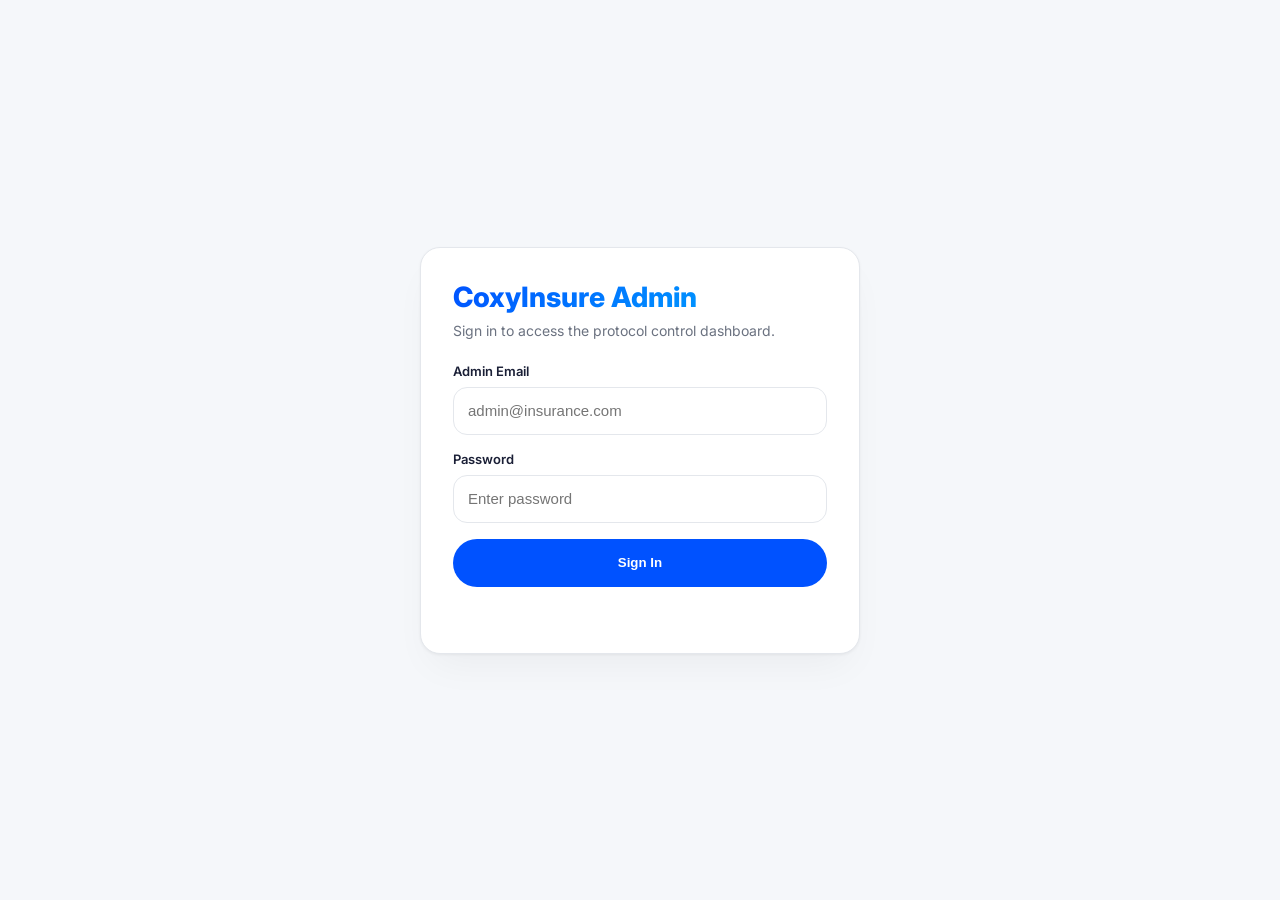
<file: Job-69798/admin_login.html>
<!DOCTYPE html>
<html lang="en">
<head>
  <meta charset="UTF-8" />
  <title>CoxyInsure Admin Login</title>
  <meta name="viewport" content="width=device-width, initial-scale=1.0" />
  <link rel="preconnect" href="https://fonts.googleapis.com">
  <link rel="preconnect" href="https://fonts.gstatic.com" crossorigin>
  <link href="https://fonts.googleapis.com/css2?family=Inter:wght@400;500;600;700;800&display=swap" rel="stylesheet">
  <style>
    :root{
      --bg:#F5F7FA;
      --card:#FFFFFF;
      --line:#E4E7EC;
      --text:#1A1F36;
      --muted:#6B7280;
      --primary:#0052FF;
      --primary-2:#0040CC;
      --danger:#DC2626;
      --shadow:0 1px 3px rgba(0,0,0,0.05), 0 20px 40px -12px rgba(0,0,0,0.05);
      --radius:20px;
    }
    *{box-sizing:border-box}
    html,body{margin:0;padding:0}
    body{
      min-height:100vh;
      display:grid;
      place-items:center;
      background:var(--bg);
      font-family:'Inter',sans-serif;
      color:var(--text);
    }
    .card{
      width:min(440px, calc(100vw - 32px));
      background:var(--card);
      border:1px solid var(--line);
      border-radius:var(--radius);
      box-shadow:var(--shadow);
      padding:32px;
    }
    .brand{
      font-size:28px;
      font-weight:800;
      margin-bottom:8px;
      background:linear-gradient(135deg,#0052FF,#00B2FF);
      -webkit-background-clip:text;
      -webkit-text-fill-color:transparent;
      background-clip:text;
    }
    .sub{
      margin:0 0 24px;
      color:var(--muted);
      font-size:14px;
    }
    label{
      display:block;
      font-size:13px;
      font-weight:600;
      margin:0 0 8px;
    }
    input{
      width:100%;
      height:48px;
      border:1px solid var(--line);
      border-radius:14px;
      padding:0 14px;
      font-size:15px;
      margin-bottom:16px;
      outline:none;
    }
    input:focus{border-color:var(--primary)}
    button{
      width:100%;
      height:48px;
      border:none;
      border-radius:999px;
      background:var(--primary);
      color:#fff;
      font-weight:700;
      cursor:pointer;
    }
    button:hover{background:var(--primary-2)}
    .error{
      margin-top:14px;
      color:var(--danger);
      font-size:14px;
      min-height:20px;
    }
  </style>
</head>
<body>
  <div class="card">
    <div class="brand">CoxyInsure Admin</div>
    <p class="sub">Sign in to access the protocol control dashboard.</p>

    <form id="adminLoginForm">
      <label for="email">Admin Email</label>
      <input id="email" type="email" required placeholder="admin@insurance.com" />

      <label for="password">Password</label>
      <input id="password" type="password" required placeholder="Enter password" />

      <button type="submit">Sign In</button>
    </form>

    <div id="errorBox" class="error"></div>
  </div>

  <script>
    document.getElementById('adminLoginForm').addEventListener('submit', async (e) => {
      e.preventDefault();

      const errorBox = document.getElementById('errorBox');
      errorBox.textContent = '';

      const payload = {
        email: document.getElementById('email').value.trim(),
        password: document.getElementById('password').value
      };

      try {
        const res = await fetch('admin_login.php', {
          method: 'POST',
          headers: { 'Content-Type': 'application/json', 'Accept': 'application/json' },
          credentials: 'include',
          body: JSON.stringify(payload)
        });

        const data = await res.json();

        if (!res.ok || !data.ok) {
          throw new Error(data.error || 'Login failed.');
        }

        window.location.href = 'admin-dashboard.php';
      } catch (err) {
        errorBox.textContent = err.message || 'Login failed.';
      }
    });
  </script>
</body>
</html>
</file>
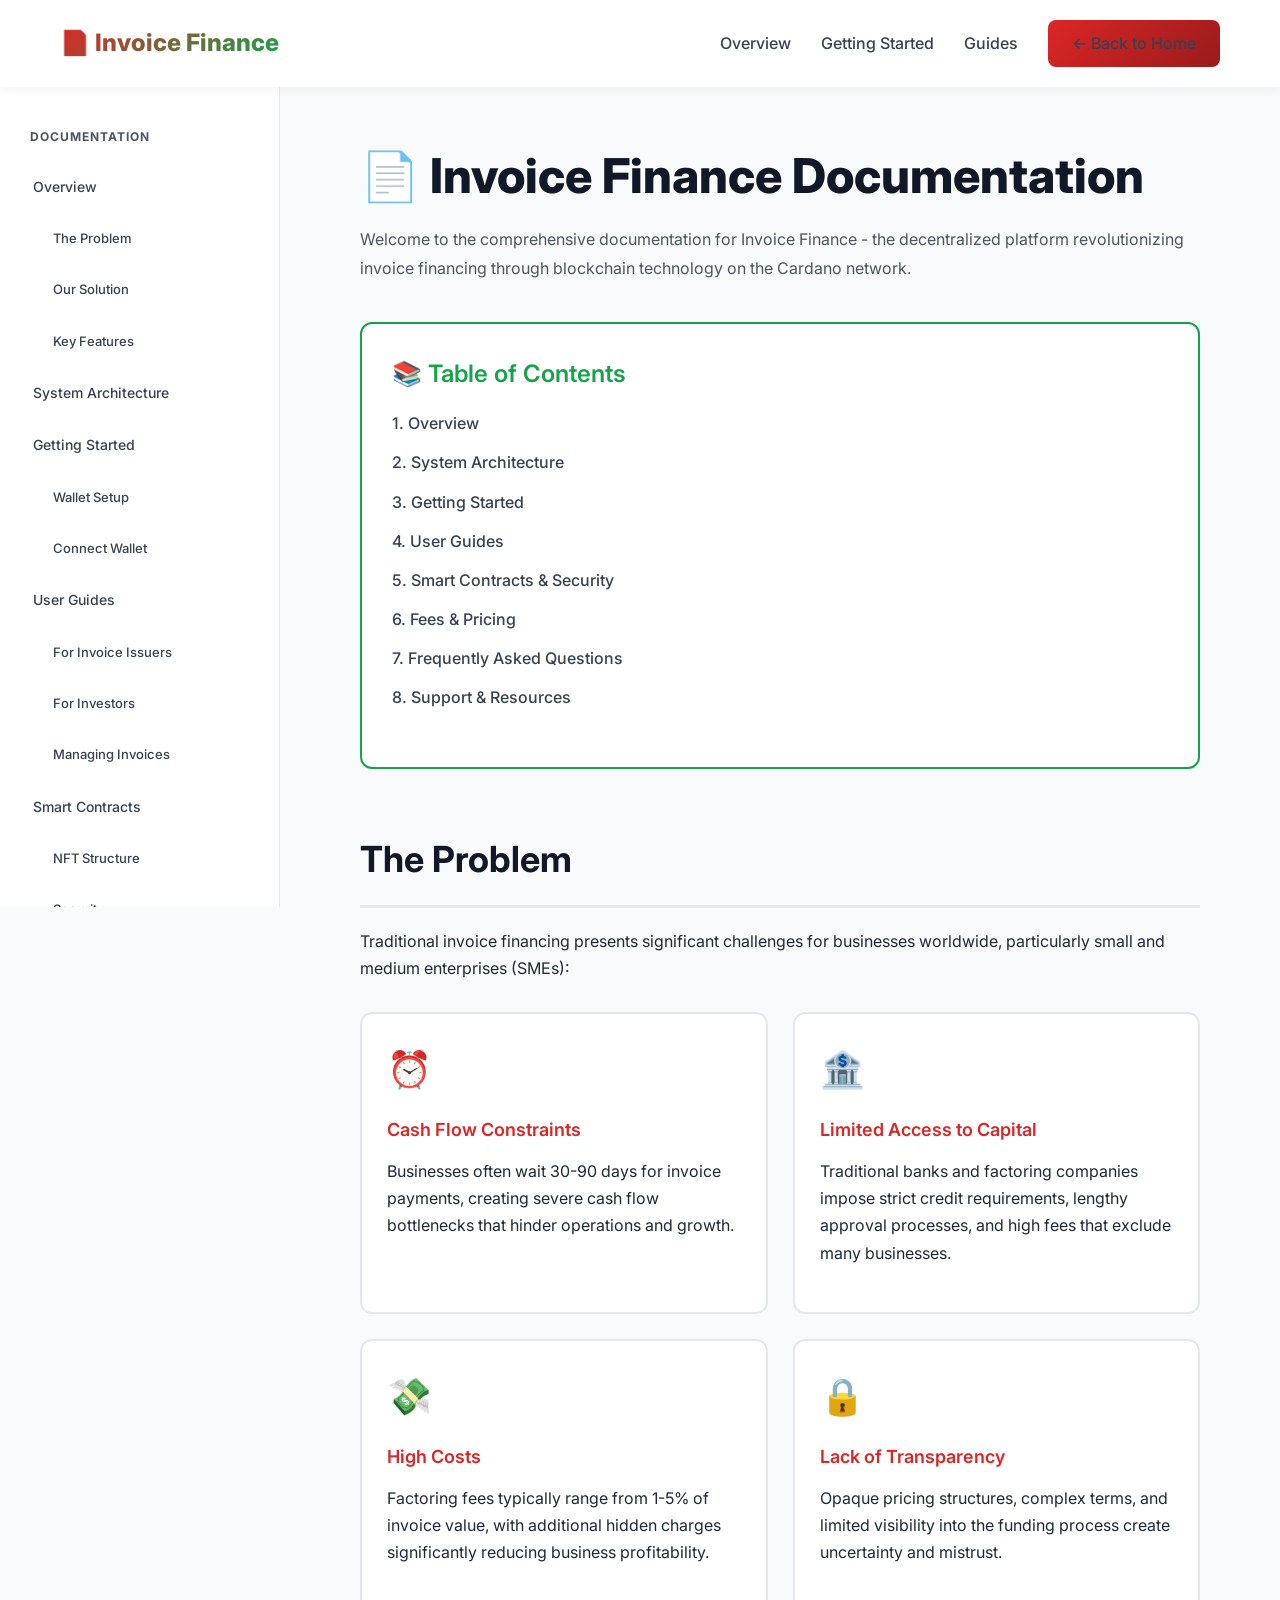
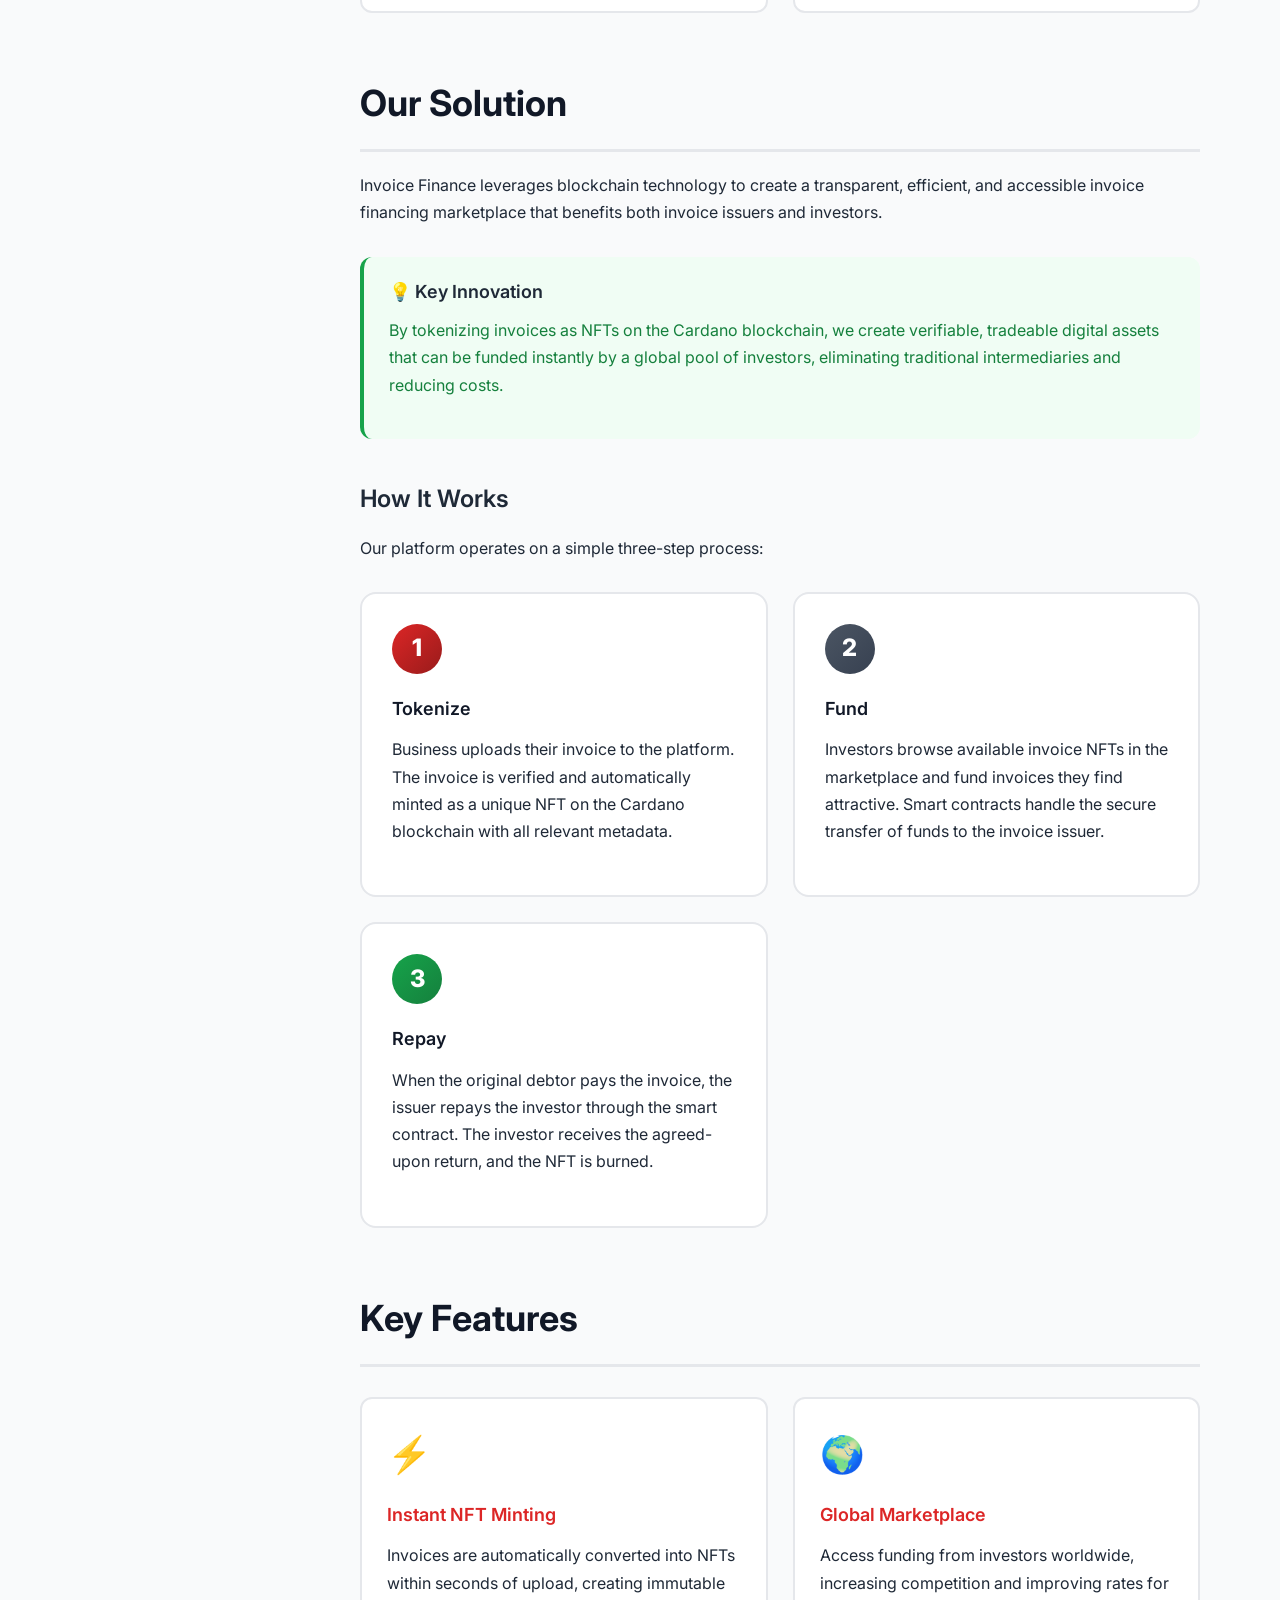
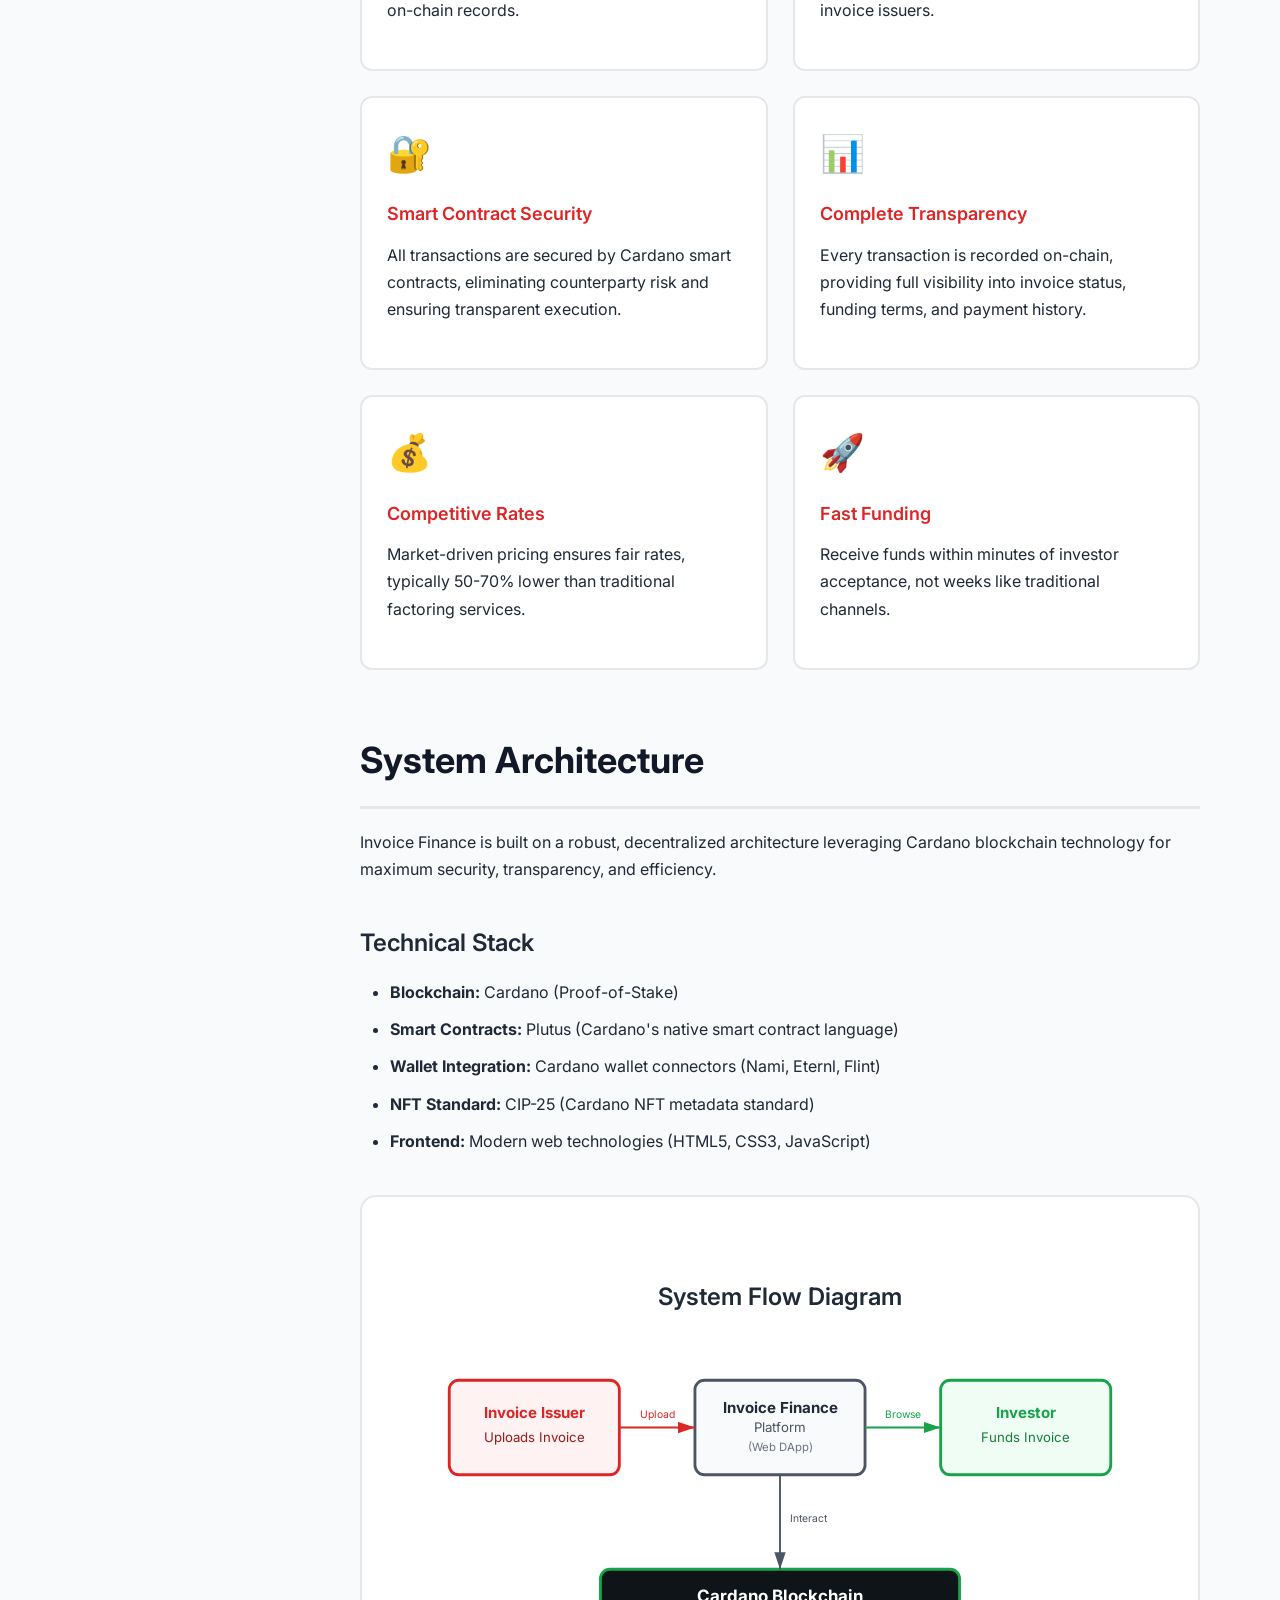
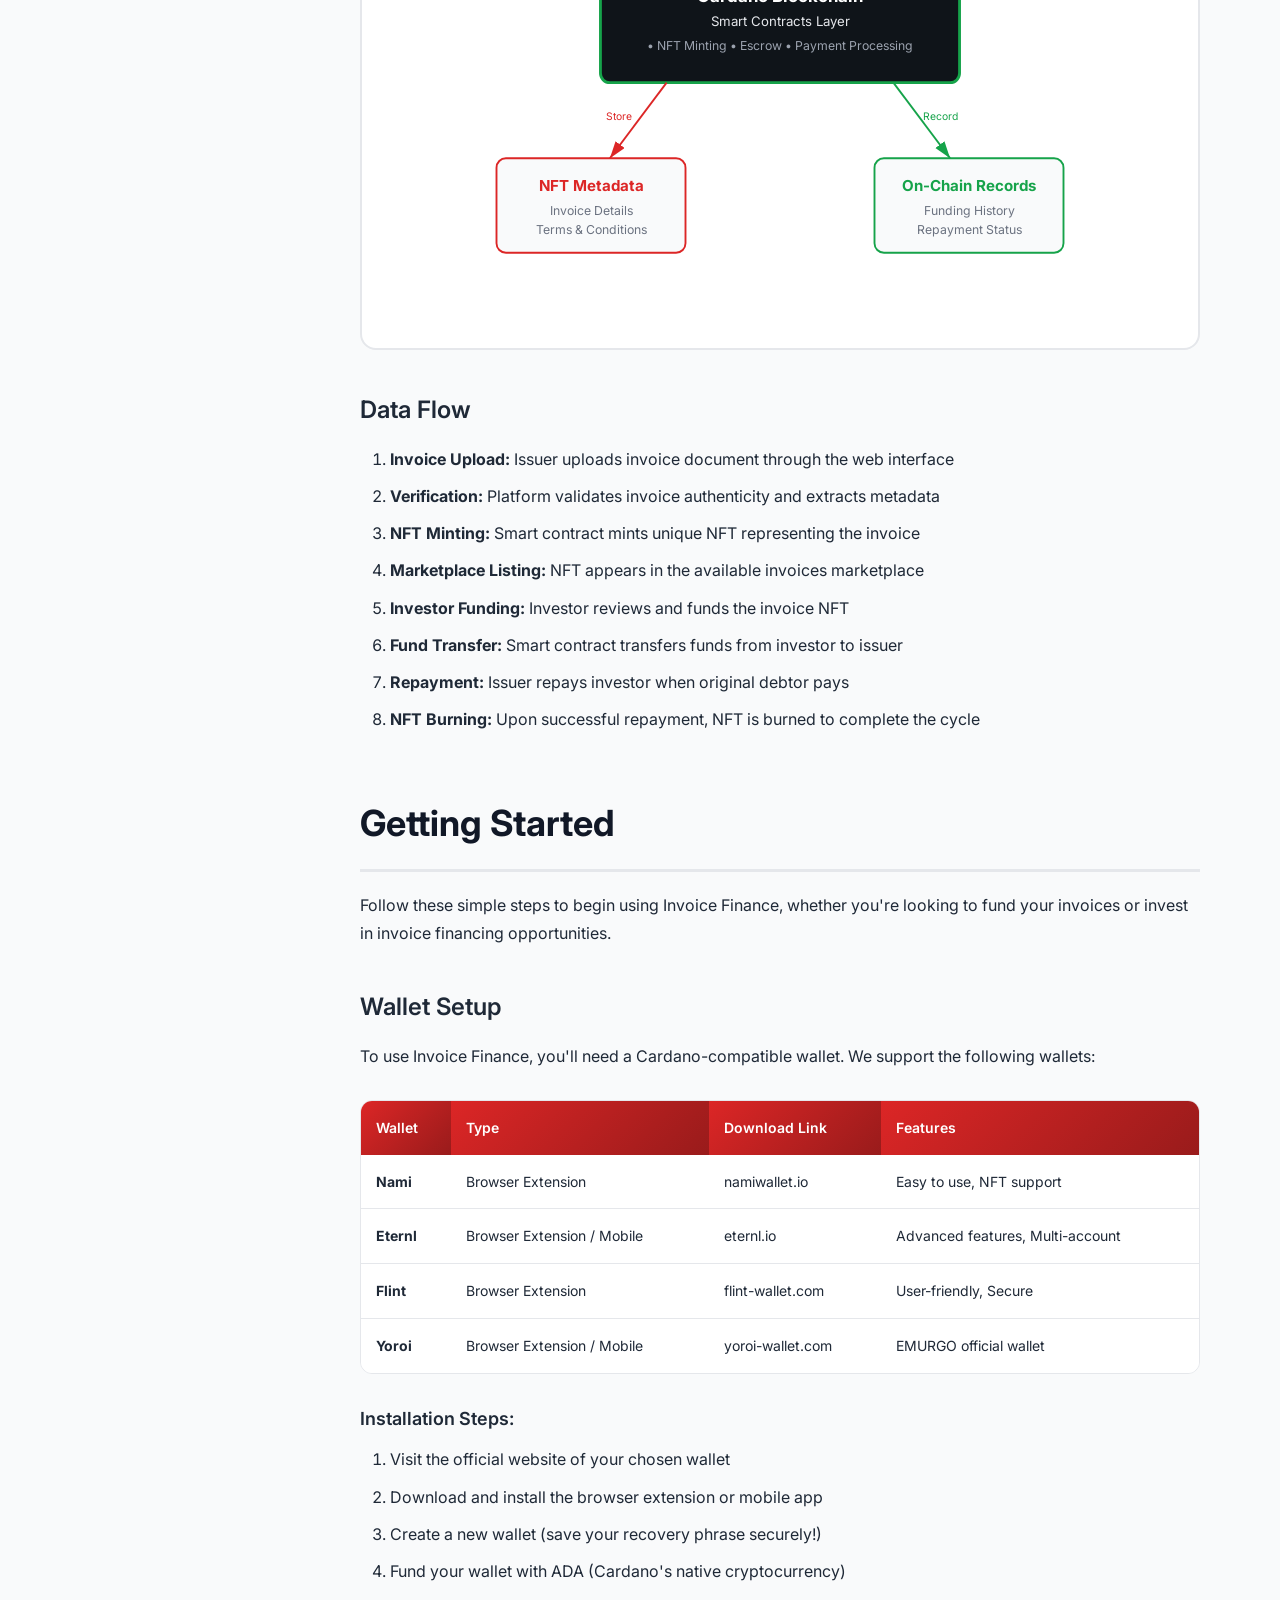
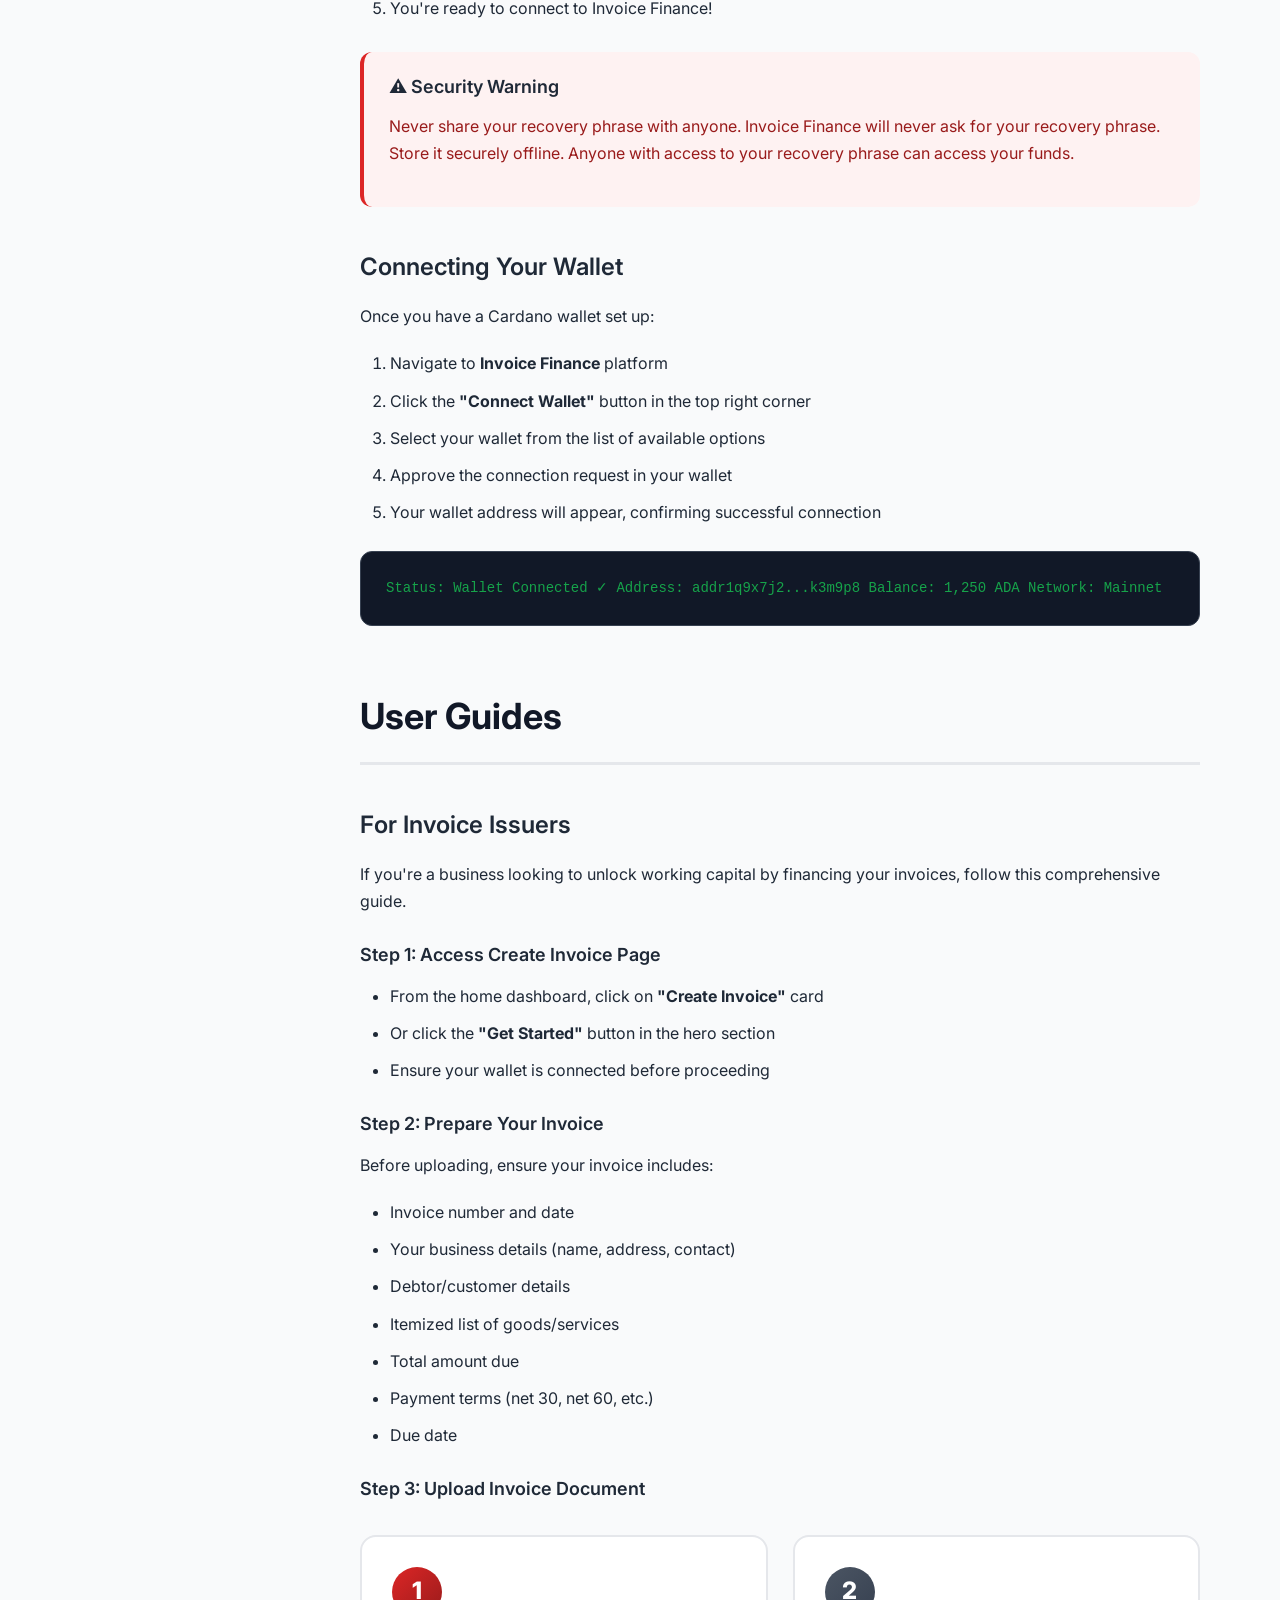
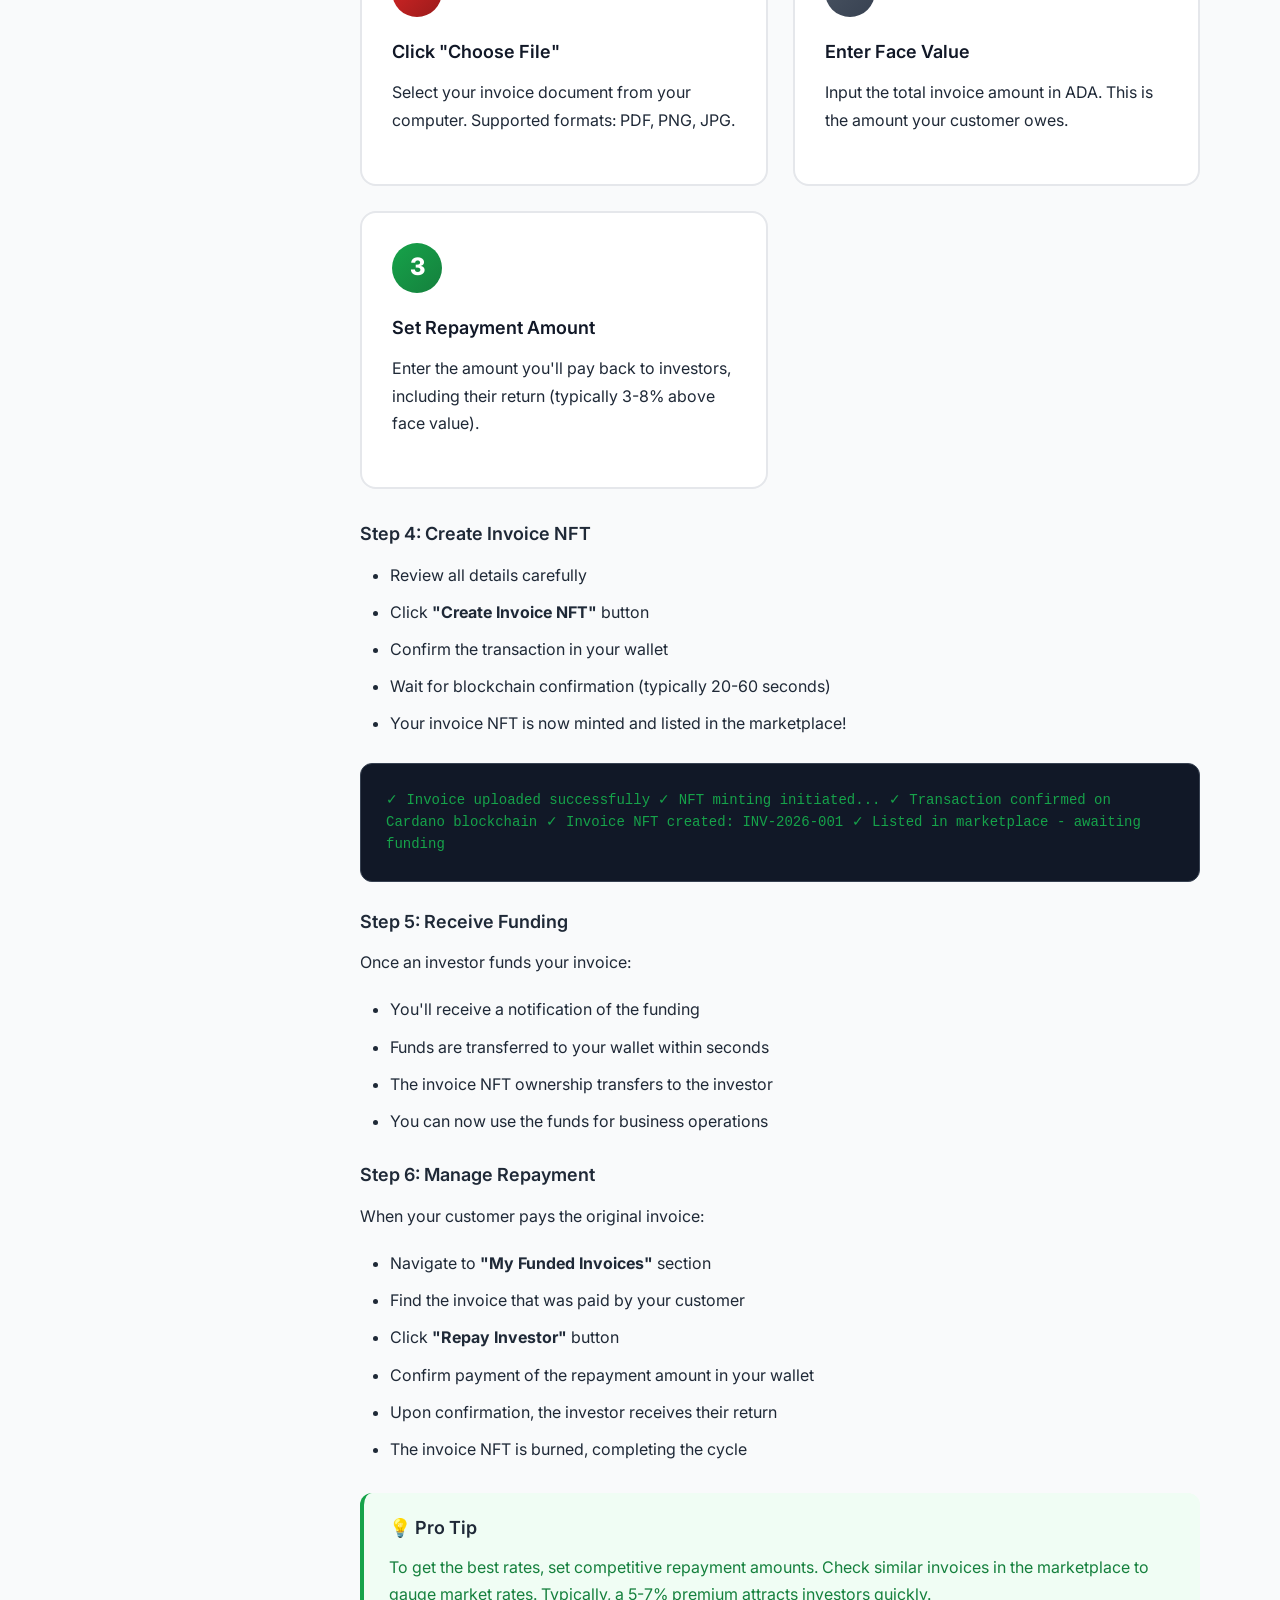
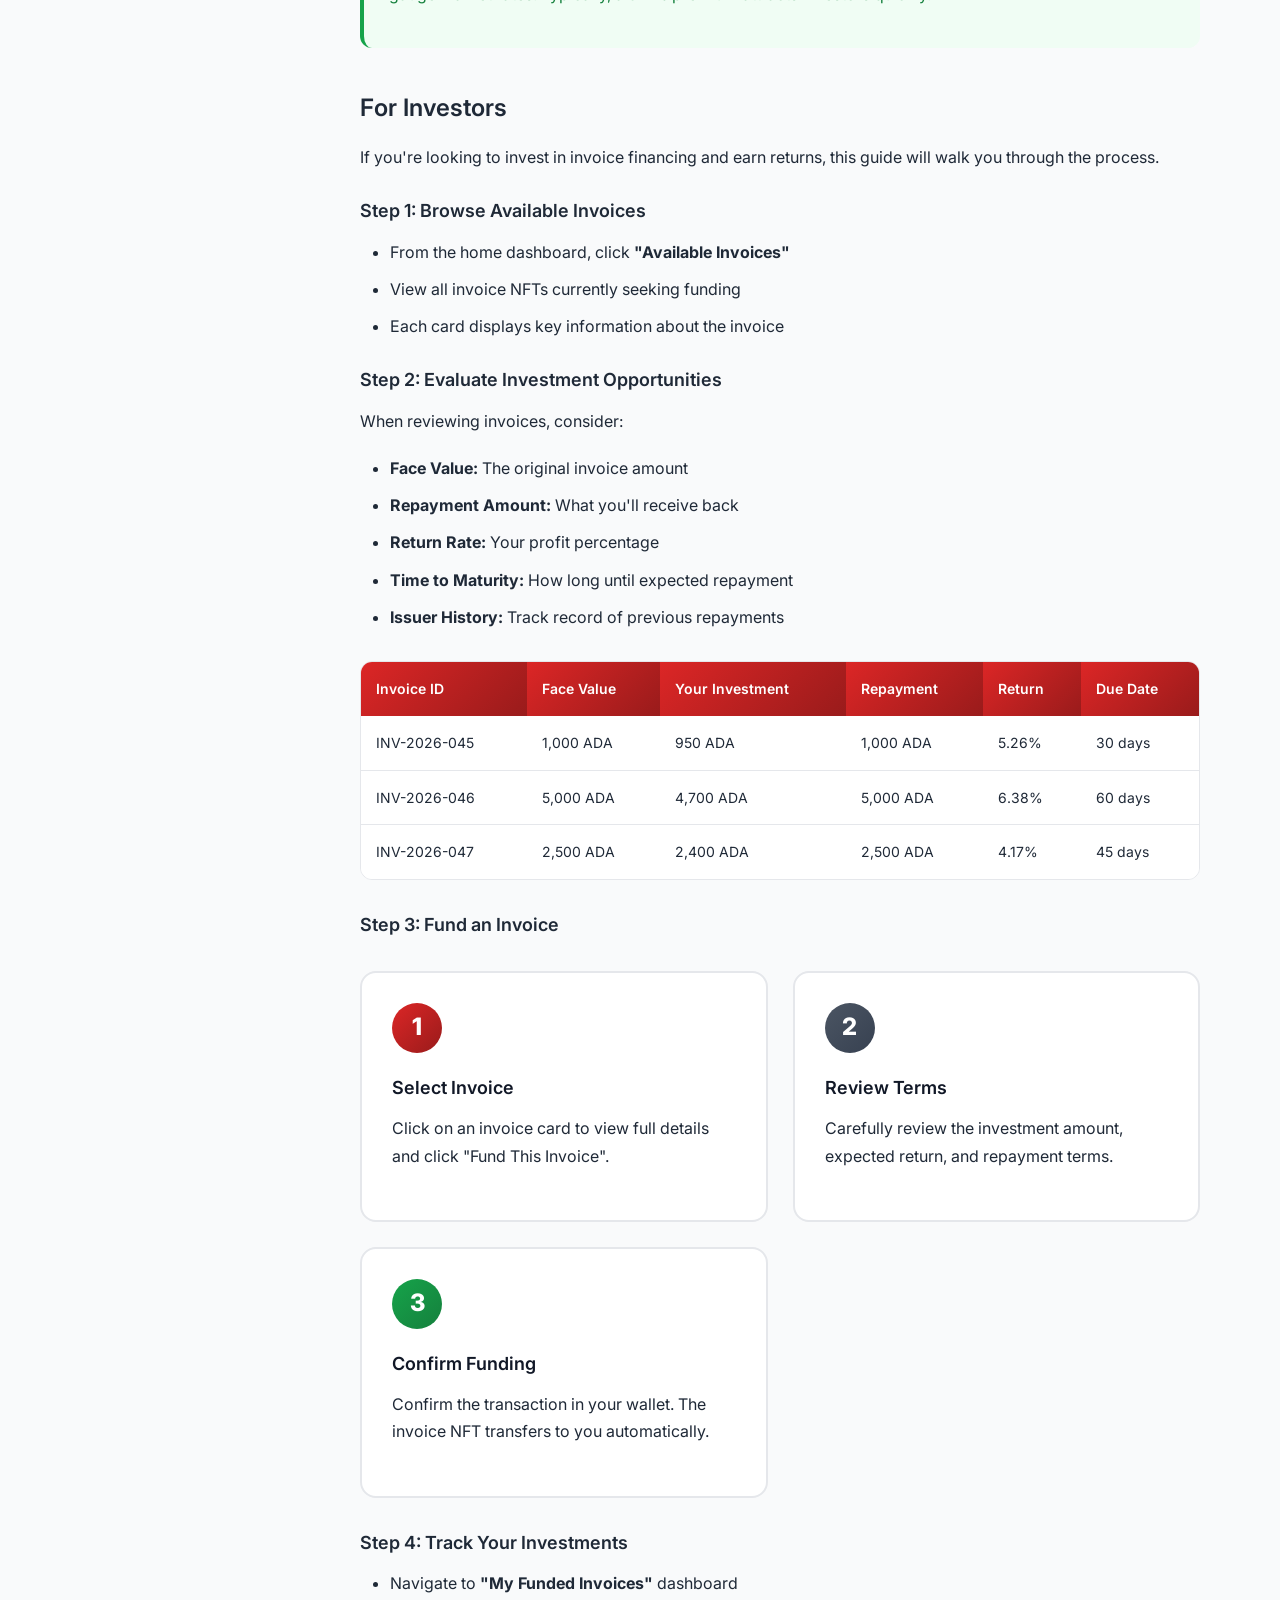
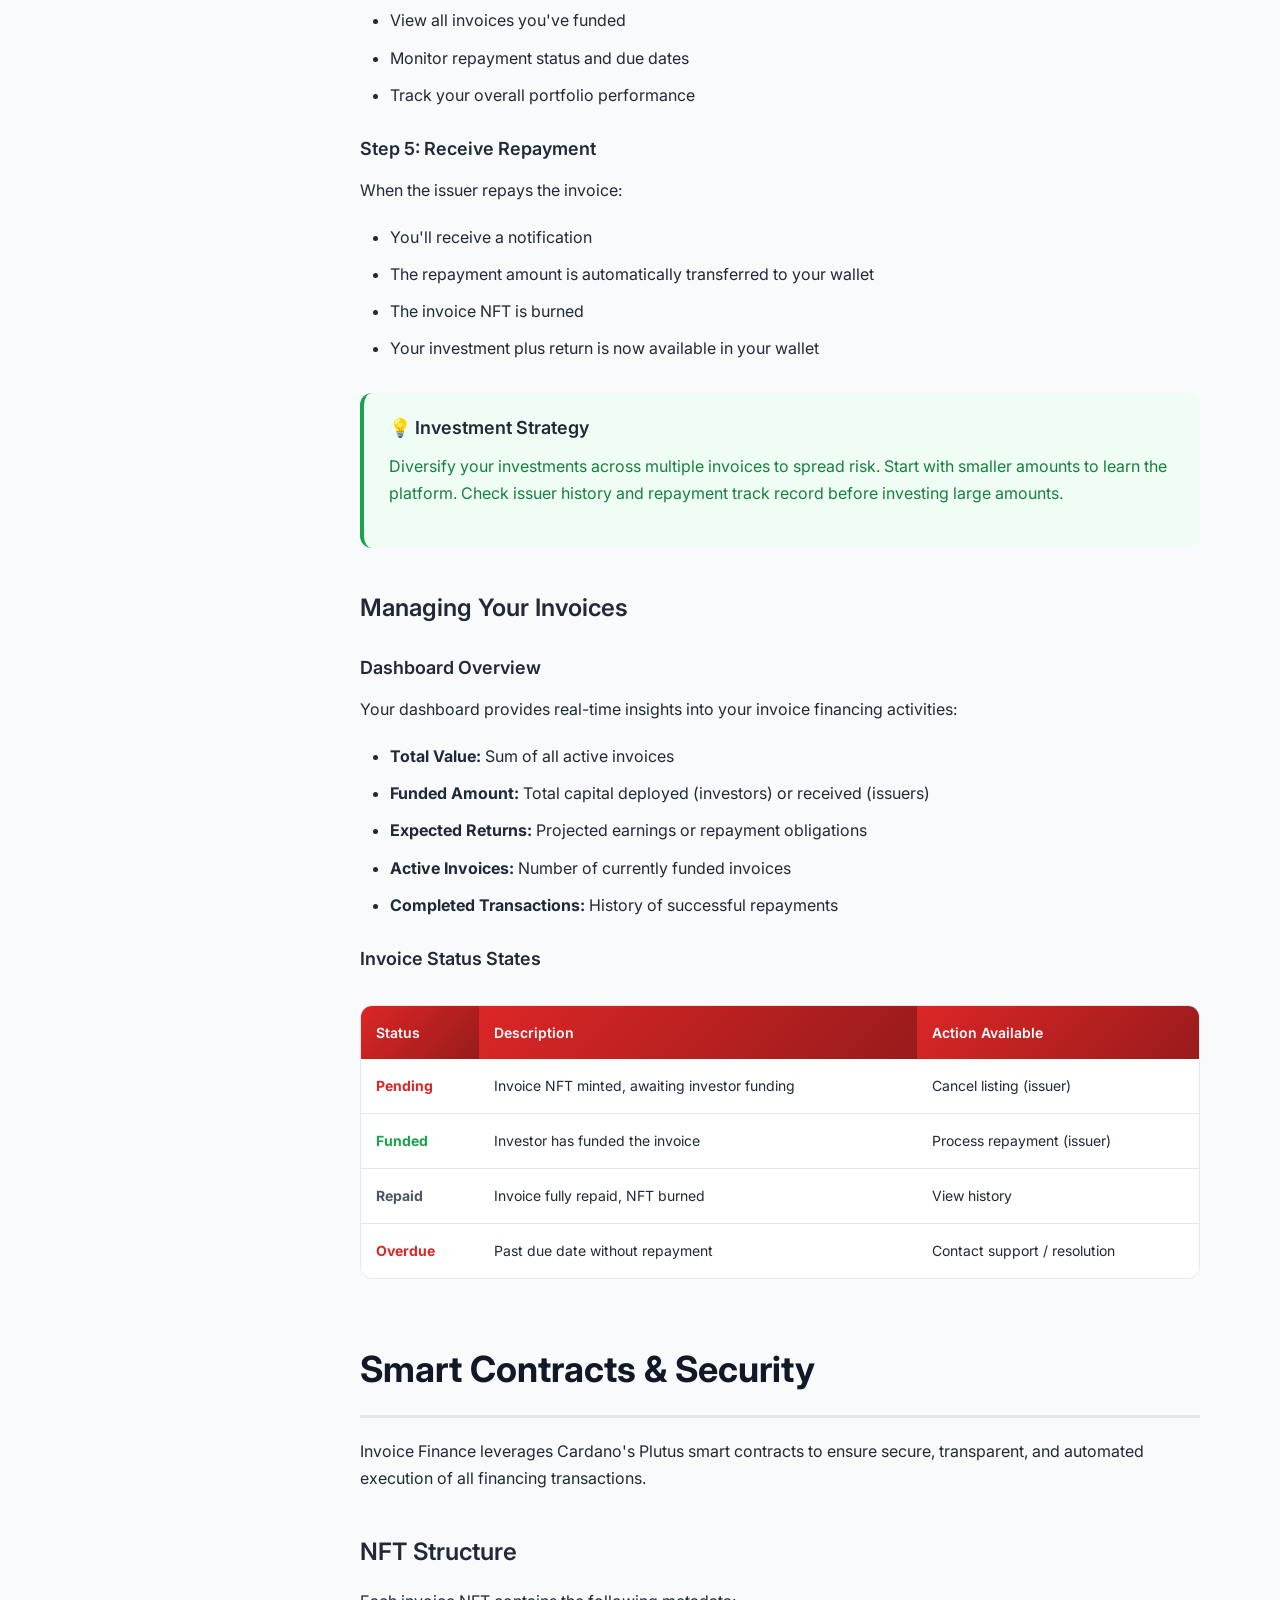
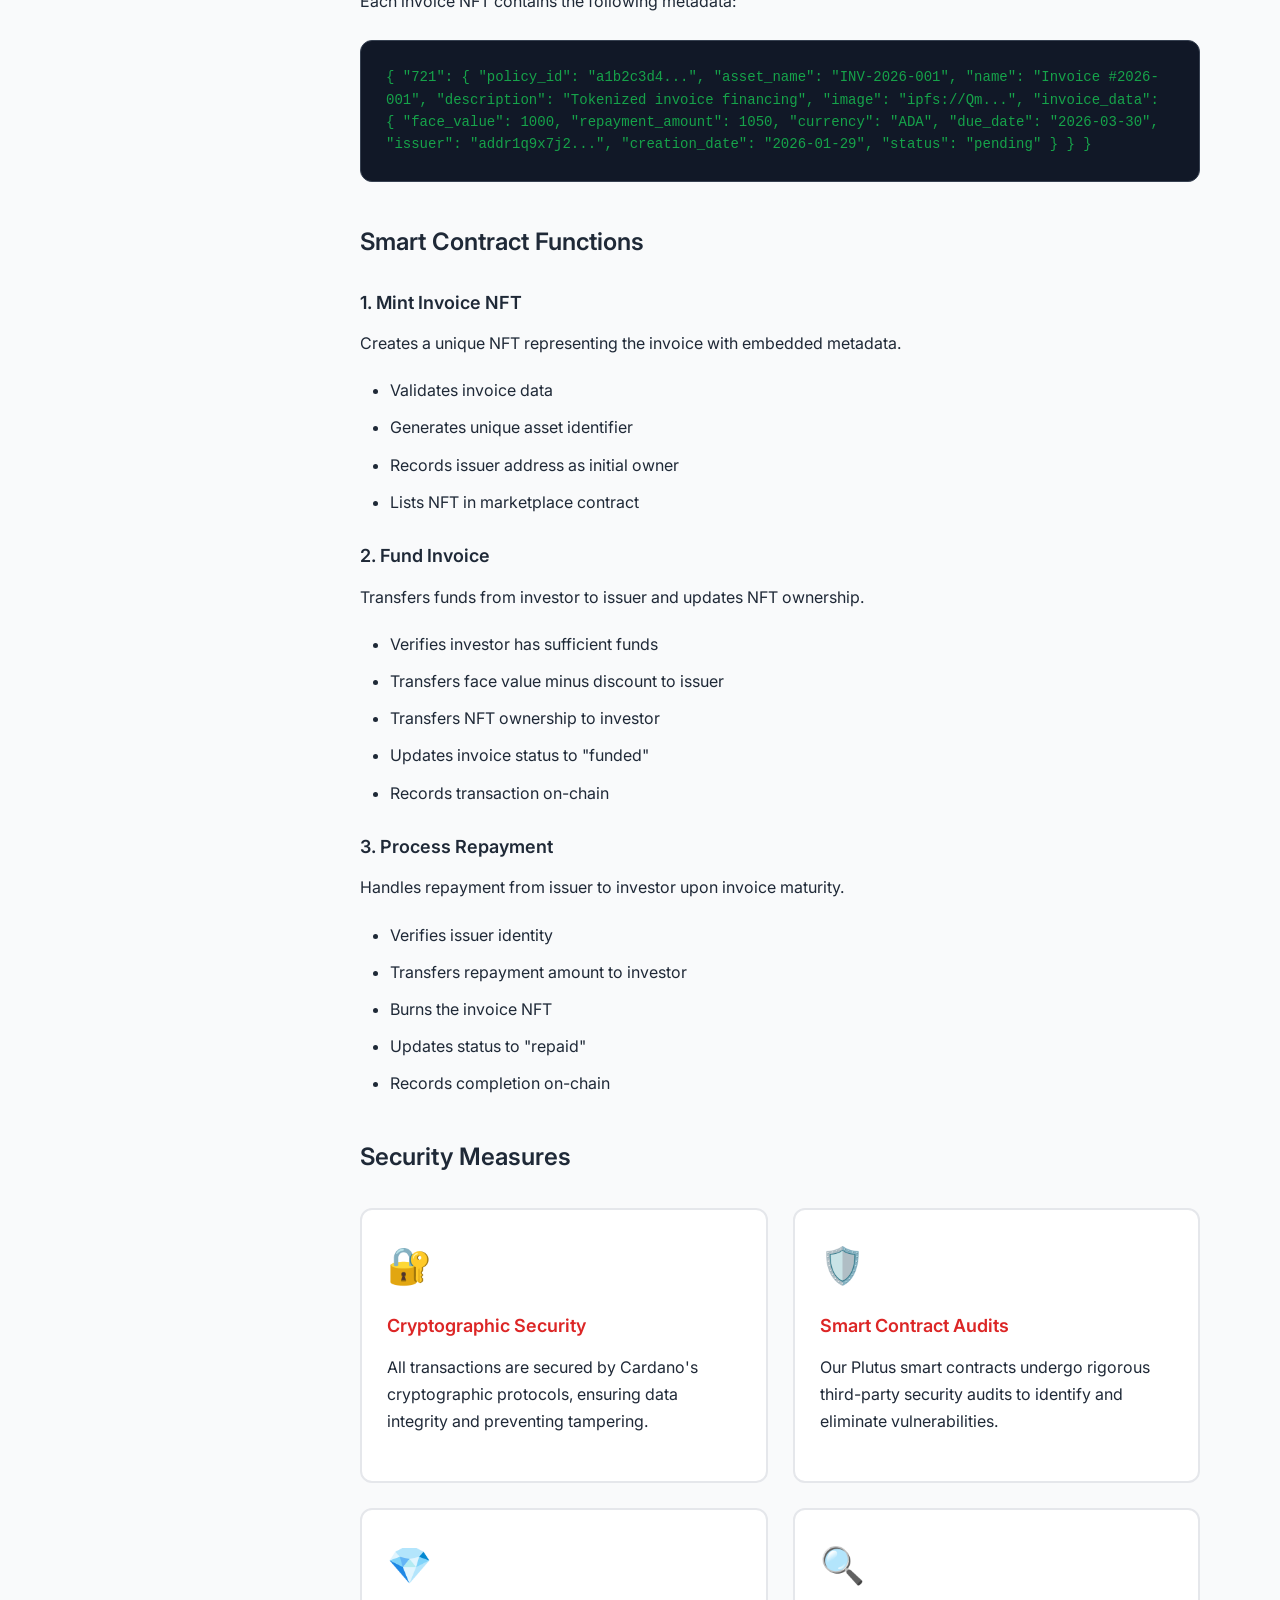
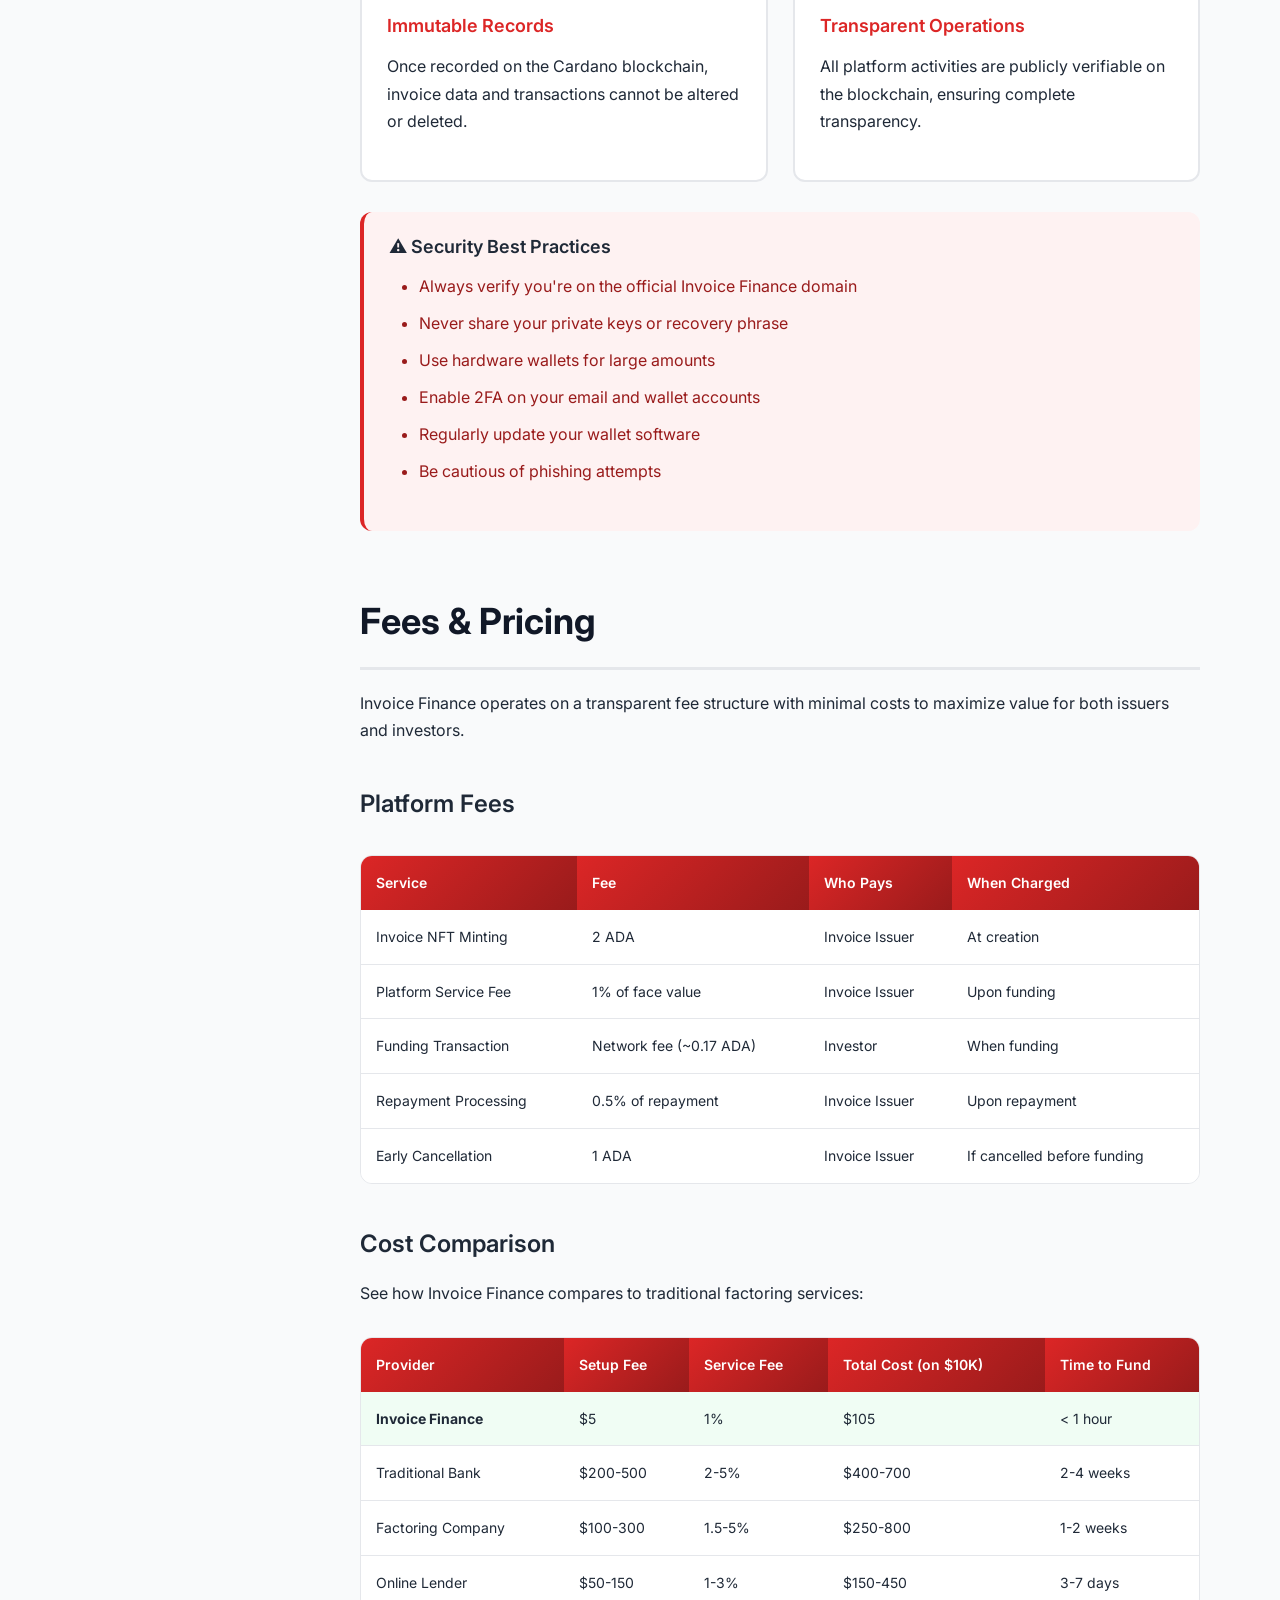
<file: Job-69799/doc.html>
<!DOCTYPE html>
<html lang="en">
<head>
  <meta charset="UTF-8">
  <meta name="viewport" content="width=device-width, initial-scale=1.0">
  <title>Invoice Finance - Complete Documentation</title>
  <link href="https://fonts.googleapis.com/css2?family=Inter:wght@300;400;500;600;700;800&display=swap" rel="stylesheet">
  <style>
    * {
      margin: 0;
      padding: 0;
      box-sizing: border-box;
    }

    :root {
      --red: #dc2626;
      --red-dark: #991b1b;
      --red-light: #fef2f2;
      --green: #16a34a;
      --green-dark: #15803d;
      --green-light: #f0fdf4;
      --white: #ffffff;
      --gray-50: #f9fafb;
      --gray-100: #f3f4f6;
      --gray-200: #e5e7eb;
      --gray-300: #d1d5db;
      --gray-600: #4b5563;
      --gray-700: #374151;
      --gray-800: #1f2937;
      --gray-900: #111827;
    }

    body {
      font-family: 'Inter', sans-serif;
      color: var(--gray-800);
      line-height: 1.7;
      background: var(--gray-50);
    }

    /* Header */
    .header {
      background: var(--white);
      padding: 20px 60px;
      display: flex;
      justify-content: space-between;
      align-items: center;
      box-shadow: 0 2px 10px rgba(0,0,0,0.05);
      position: sticky;
      top: 0;
      z-index: 1000;
    }

    .logo {
      font-size: 24px;
      font-weight: 800;
      background: linear-gradient(135deg, var(--red), var(--green));
      -webkit-background-clip: text;
      -webkit-text-fill-color: transparent;
      display: flex;
      align-items: center;
      gap: 10px;
    }

    .header-links {
      display: flex;
      gap: 30px;
      align-items: center;
    }

    .header-links a {
      text-decoration: none;
      color: var(--gray-700);
      font-weight: 500;
      transition: color 0.3s;
    }

    .header-links a:hover {
      color: var(--red);
    }

    .btn-home {
      background: linear-gradient(135deg, var(--red), var(--red-dark));
      color: var(--white);
      padding: 10px 24px;
      border-radius: 8px;
      text-decoration: none;
      font-weight: 600;
      transition: all 0.3s;
    }

    .btn-home:hover {
      transform: translateY(-2px);
      box-shadow: 0 4px 12px rgba(220, 38, 38, 0.4);
    }

    /* Layout */
    .docs-container {
      display: flex;
      max-width: 1600px;
      margin: 0 auto;
    }

    /* Sidebar */
    .sidebar {
      width: 280px;
      background: var(--white);
      padding: 40px 0;
      position: sticky;
      top: 80px;
      height: calc(100vh - 80px);
      overflow-y: auto;
      border-right: 1px solid var(--gray-200);
    }

    .sidebar-title {
      font-size: 12px;
      font-weight: 700;
      text-transform: uppercase;
      letter-spacing: 1px;
      color: var(--gray-600);
      padding: 0 30px;
      margin-bottom: 15px;
    }

    .sidebar-nav {
      list-style: none;
    }

    .sidebar-nav li {
      margin-bottom: 5px;
    }

    .sidebar-nav a {
      display: block;
      padding: 12px 30px;
      color: var(--gray-700);
      text-decoration: none;
      font-size: 14px;
      font-weight: 500;
      transition: all 0.3s;
      border-left: 3px solid transparent;
    }

    .sidebar-nav a:hover {
      background: var(--gray-50);
      color: var(--red);
      border-left-color: var(--red);
    }

    .sidebar-nav a.active {
      background: var(--red-light);
      color: var(--red);
      border-left-color: var(--red);
      font-weight: 600;
    }

    .sidebar-nav .sub-item {
      padding-left: 50px;
      font-size: 13px;
    }

    /* Main Content */
    .content {
      flex: 1;
      padding: 60px 80px;
      max-width: 1000px;
    }

    .content h1 {
      font-size: 48px;
      color: var(--gray-900);
      margin-bottom: 20px;
      font-weight: 800;
      line-height: 1.2;
    }

    .content h2 {
      font-size: 36px;
      color: var(--gray-900);
      margin-top: 60px;
      margin-bottom: 20px;
      font-weight: 700;
      padding-bottom: 15px;
      border-bottom: 3px solid var(--gray-200);
    }

    .content h3 {
      font-size: 24px;
      color: var(--gray-800);
      margin-top: 40px;
      margin-bottom: 15px;
      font-weight: 600;
    }

    .content h4 {
      font-size: 18px;
      color: var(--gray-800);
      margin-top: 25px;
      margin-bottom: 12px;
      font-weight: 600;
    }

    .lead-text {
      font-size: 20px;
      color: var(--gray-600);
      margin-bottom: 40px;
      line-height: 1.8;
    }

    .content p {
      margin-bottom: 20px;
      font-size: 16px;
    }

    .content ul, .content ol {
      margin-bottom: 25px;
      padding-left: 30px;
    }

    .content li {
      margin-bottom: 10px;
      font-size: 16px;
    }

    /* Alert Boxes */
    .alert {
      padding: 20px 25px;
      border-radius: 12px;
      margin: 30px 0;
      border-left: 4px solid;
    }

    .alert-info {
      background: var(--green-light);
      border-color: var(--green);
      color: var(--green-dark);
    }

    .alert-warning {
      background: var(--red-light);
      border-color: var(--red);
      color: var(--red-dark);
    }

    .alert h4 {
      margin-top: 0;
      margin-bottom: 10px;
      display: flex;
      align-items: center;
      gap: 10px;
    }

    /* Code Blocks */
    .code-block {
      background: var(--gray-900);
      color: var(--green);
      padding: 25px;
      border-radius: 12px;
      margin: 25px 0;
      overflow-x: auto;
      font-family: 'Courier New', monospace;
      font-size: 14px;
      line-height: 1.6;
      border: 1px solid var(--gray-700);
    }

    /* Step Cards */
    .step-cards {
      display: grid;
      grid-template-columns: repeat(auto-fit, minmax(280px, 1fr));
      gap: 25px;
      margin: 30px 0;
    }

    .step-card {
      background: var(--white);
      border: 2px solid var(--gray-200);
      border-radius: 16px;
      padding: 30px;
      transition: all 0.3s;
    }

    .step-card:hover {
      border-color: var(--green);
      box-shadow: 0 10px 30px rgba(22, 163, 74, 0.1);
      transform: translateY(-5px);
    }

    .step-number {
      width: 50px;
      height: 50px;
      background: linear-gradient(135deg, var(--red), var(--red-dark));
      color: var(--white);
      border-radius: 50%;
      display: flex;
      align-items: center;
      justify-content: center;
      font-weight: 800;
      font-size: 24px;
      margin-bottom: 20px;
    }

    .step-card:nth-child(2) .step-number {
      background: linear-gradient(135deg, var(--gray-600), var(--gray-700));
    }

    .step-card:nth-child(3) .step-number {
      background: linear-gradient(135deg, var(--green), var(--green-dark));
    }

    .step-card h4 {
      margin-top: 0;
      color: var(--gray-900);
    }

    /* Architecture Diagram */
    .diagram {
      background: var(--white);
      padding: 40px;
      border-radius: 16px;
      margin: 40px 0;
      border: 2px solid var(--gray-200);
      text-align: center;
    }

    .diagram svg {
      max-width: 100%;
      height: auto;
    }

    /* Feature Grid */
    .feature-grid {
      display: grid;
      grid-template-columns: repeat(2, 1fr);
      gap: 25px;
      margin: 30px 0;
    }

    .feature-box {
      background: var(--white);
      border: 2px solid var(--gray-200);
      border-radius: 12px;
      padding: 25px;
      transition: all 0.3s;
    }

    .feature-box:hover {
      border-color: var(--red);
      box-shadow: 0 8px 25px rgba(220, 38, 38, 0.1);
    }

    .feature-icon {
      font-size: 36px;
      margin-bottom: 15px;
    }

    .feature-box h4 {
      margin-top: 0;
      color: var(--red);
    }

    /* Table */
    .table-container {
      overflow-x: auto;
      margin: 30px 0;
      border-radius: 12px;
      border: 1px solid var(--gray-200);
    }

    table {
      width: 100%;
      border-collapse: collapse;
      background: var(--white);
    }

    th {
      background: linear-gradient(135deg, var(--red), var(--red-dark));
      color: var(--white);
      padding: 15px;
      text-align: left;
      font-weight: 600;
      font-size: 14px;
    }

    td {
      padding: 15px;
      border-bottom: 1px solid var(--gray-200);
      font-size: 14px;
    }

    tr:last-child td {
      border-bottom: none;
    }

    tr:hover {
      background: var(--gray-50);
    }

    /* TOC */
    .toc {
      background: var(--white);
      border: 2px solid var(--green);
      border-radius: 12px;
      padding: 30px;
      margin: 40px 0;
    }

    .toc h3 {
      margin-top: 0;
      color: var(--green);
      display: flex;
      align-items: center;
      gap: 10px;
    }

    .toc ul {
      list-style: none;
      padding-left: 0;
    }

    .toc li {
      margin-bottom: 12px;
    }

    .toc a {
      color: var(--gray-700);
      text-decoration: none;
      font-weight: 500;
      transition: color 0.3s;
    }

    .toc a:hover {
      color: var(--green);
    }

    /* Scroll to top button */
    .scroll-top {
      position: fixed;
      bottom: 30px;
      right: 30px;
      width: 50px;
      height: 50px;
      background: linear-gradient(135deg, var(--red), var(--red-dark));
      color: var(--white);
      border: none;
      border-radius: 50%;
      font-size: 24px;
      cursor: pointer;
      box-shadow: 0 4px 15px rgba(220, 38, 38, 0.3);
      opacity: 0;
      transition: all 0.3s;
      z-index: 999;
    }

    .scroll-top.visible {
      opacity: 1;
    }

    .scroll-top:hover {
      transform: translateY(-5px);
      box-shadow: 0 6px 20px rgba(220, 38, 38, 0.5);
    }

    /* Responsive */
    @media (max-width: 1024px) {
      .sidebar {
        display: none;
      }

      .content {
        padding: 40px 30px;
      }

      .feature-grid {
        grid-template-columns: 1fr;
      }
    }

    @media (max-width: 768px) {
      .header {
        padding: 20px 30px;
      }

      .content h1 {
        font-size: 36px;
      }

      .content h2 {
        font-size: 28px;
      }

      .step-cards {
        grid-template-columns: 1fr;
      }
    }
  </style>
</head>
<body>
  <!-- Header -->
  <header class="header">
    <div class="logo">📄 Invoice Finance</div>
    <div class="header-links">
      <a href="#overview">Overview</a>
      <a href="#getting-started">Getting Started</a>
      <a href="#guides">Guides</a>
      <a href="index.html" class="btn-home">← Back to Home</a>
    </div>
  </header>

  <div class="docs-container">
    <!-- Sidebar Navigation -->
    <aside class="sidebar">
      <div class="sidebar-title">Documentation</div>
      <ul class="sidebar-nav">
        <li><a href="#overview" class="active">Overview</a></li>
        <li><a href="#problem" class="sub-item">The Problem</a></li>
        <li><a href="#solution" class="sub-item">Our Solution</a></li>
        <li><a href="#features" class="sub-item">Key Features</a></li>
        <li><a href="#architecture">System Architecture</a></li>
        <li><a href="#getting-started">Getting Started</a></li>
        <li><a href="#wallet-setup" class="sub-item">Wallet Setup</a></li>
        <li><a href="#connect-wallet" class="sub-item">Connect Wallet</a></li>
        <li><a href="#user-guides">User Guides</a></li>
        <li><a href="#issuer-guide" class="sub-item">For Invoice Issuers</a></li>
        <li><a href="#investor-guide" class="sub-item">For Investors</a></li>
        <li><a href="#managing-invoices" class="sub-item">Managing Invoices</a></li>
        <li><a href="#smart-contracts">Smart Contracts</a></li>
        <li><a href="#nft-structure" class="sub-item">NFT Structure</a></li>
        <li><a href="#security" class="sub-item">Security</a></li>
        <li><a href="#fees">Fees & Pricing</a></li>
        <li><a href="#faq">FAQ</a></li>
        <li><a href="#support">Support</a></li>
      </ul>
    </aside>

    <!-- Main Content -->
    <main class="content">
      <!-- Overview Section -->
      <section id="overview">
        <h1>📄 Invoice Finance Documentation</h1>
        <p class="lead-text">
          Welcome to the comprehensive documentation for Invoice Finance - the decentralized platform revolutionizing invoice financing through blockchain technology on the Cardano network.
        </p>

        <!-- Table of Contents -->
        <div class="toc">
          <h3>📚 Table of Contents</h3>
          <ul>
            <li><a href="#overview">1. Overview</a></li>
            <li><a href="#architecture">2. System Architecture</a></li>
            <li><a href="#getting-started">3. Getting Started</a></li>
            <li><a href="#user-guides">4. User Guides</a></li>
            <li><a href="#smart-contracts">5. Smart Contracts & Security</a></li>
            <li><a href="#fees">6. Fees & Pricing</a></li>
            <li><a href="#faq">7. Frequently Asked Questions</a></li>
            <li><a href="#support">8. Support & Resources</a></li>
          </ul>
        </div>

        <h2 id="problem">The Problem</h2>
        <p>
          Traditional invoice financing presents significant challenges for businesses worldwide, particularly small and medium enterprises (SMEs):
        </p>

        <div class="feature-grid">
          <div class="feature-box">
            <div class="feature-icon">⏰</div>
            <h4>Cash Flow Constraints</h4>
            <p>Businesses often wait 30-90 days for invoice payments, creating severe cash flow bottlenecks that hinder operations and growth.</p>
          </div>

          <div class="feature-box">
            <div class="feature-icon">🏦</div>
            <h4>Limited Access to Capital</h4>
            <p>Traditional banks and factoring companies impose strict credit requirements, lengthy approval processes, and high fees that exclude many businesses.</p>
          </div>

          <div class="feature-box">
            <div class="feature-icon">💸</div>
            <h4>High Costs</h4>
            <p>Factoring fees typically range from 1-5% of invoice value, with additional hidden charges significantly reducing business profitability.</p>
          </div>

          <div class="feature-box">
            <div class="feature-icon">🔒</div>
            <h4>Lack of Transparency</h4>
            <p>Opaque pricing structures, complex terms, and limited visibility into the funding process create uncertainty and mistrust.</p>
          </div>
        </div>

        <h2 id="solution">Our Solution</h2>
        <p>
          Invoice Finance leverages blockchain technology to create a transparent, efficient, and accessible invoice financing marketplace that benefits both invoice issuers and investors.
        </p>

        <div class="alert alert-info">
          <h4>💡 Key Innovation</h4>
          <p>
            By tokenizing invoices as NFTs on the Cardano blockchain, we create verifiable, tradeable digital assets that can be funded instantly by a global pool of investors, eliminating traditional intermediaries and reducing costs.
          </p>
        </div>

        <h3>How It Works</h3>
        <p>Our platform operates on a simple three-step process:</p>

        <div class="step-cards">
          <div class="step-card">
            <div class="step-number">1</div>
            <h4>Tokenize</h4>
            <p>Business uploads their invoice to the platform. The invoice is verified and automatically minted as a unique NFT on the Cardano blockchain with all relevant metadata.</p>
          </div>

          <div class="step-card">
            <div class="step-number">2</div>
            <h4>Fund</h4>
            <p>Investors browse available invoice NFTs in the marketplace and fund invoices they find attractive. Smart contracts handle the secure transfer of funds to the invoice issuer.</p>
          </div>

          <div class="step-card">
            <div class="step-number">3</div>
            <h4>Repay</h4>
            <p>When the original debtor pays the invoice, the issuer repays the investor through the smart contract. The investor receives the agreed-upon return, and the NFT is burned.</p>
          </div>
        </div>

        <h2 id="features">Key Features</h2>

        <div class="feature-grid">
          <div class="feature-box">
            <div class="feature-icon">⚡</div>
            <h4>Instant NFT Minting</h4>
            <p>Invoices are automatically converted into NFTs within seconds of upload, creating immutable on-chain records.</p>
          </div>

          <div class="feature-box">
            <div class="feature-icon">🌍</div>
            <h4>Global Marketplace</h4>
            <p>Access funding from investors worldwide, increasing competition and improving rates for invoice issuers.</p>
          </div>

          <div class="feature-box">
            <div class="feature-icon">🔐</div>
            <h4>Smart Contract Security</h4>
            <p>All transactions are secured by Cardano smart contracts, eliminating counterparty risk and ensuring transparent execution.</p>
          </div>

          <div class="feature-box">
            <div class="feature-icon">📊</div>
            <h4>Complete Transparency</h4>
            <p>Every transaction is recorded on-chain, providing full visibility into invoice status, funding terms, and payment history.</p>
          </div>

          <div class="feature-box">
            <div class="feature-icon">💰</div>
            <h4>Competitive Rates</h4>
            <p>Market-driven pricing ensures fair rates, typically 50-70% lower than traditional factoring services.</p>
          </div>

          <div class="feature-box">
            <div class="feature-icon">🚀</div>
            <h4>Fast Funding</h4>
            <p>Receive funds within minutes of investor acceptance, not weeks like traditional channels.</p>
          </div>
        </div>
      </section>

      <!-- Architecture Section -->
      <section id="architecture">
        <h2>System Architecture</h2>
        <p>
          Invoice Finance is built on a robust, decentralized architecture leveraging Cardano blockchain technology for maximum security, transparency, and efficiency.
        </p>

        <h3>Technical Stack</h3>
        <ul>
          <li><strong>Blockchain:</strong> Cardano (Proof-of-Stake)</li>
          <li><strong>Smart Contracts:</strong> Plutus (Cardano's native smart contract language)</li>
          <li><strong>Wallet Integration:</strong> Cardano wallet connectors (Nami, Eternl, Flint)</li>
          <li><strong>NFT Standard:</strong> CIP-25 (Cardano NFT metadata standard)</li>
          <li><strong>Frontend:</strong> Modern web technologies (HTML5, CSS3, JavaScript)</li>
        </ul>

        <div class="diagram">
          <h3>System Flow Diagram</h3>
          <svg width="800" height="600" viewBox="0 0 800 600" xmlns="https://www.w3.org/TR/SVG/">
            <!-- Invoice Issuer -->
            <rect x="50" y="50" width="180" height="100" fill="#fef2f2" stroke="#dc2626" stroke-width="3" rx="10"/>
            <text x="140" y="90" text-anchor="middle" font-size="16" font-weight="bold" fill="#dc2626">Invoice Issuer</text>
            <text x="140" y="115" text-anchor="middle" font-size="14" fill="#991b1b">Uploads Invoice</text>

            <!-- Platform -->
            <rect x="310" y="50" width="180" height="100" fill="#f9fafb" stroke="#4b5563" stroke-width="3" rx="10"/>
            <text x="400" y="85" text-anchor="middle" font-size="16" font-weight="bold" fill="#1f2937">Invoice Finance</text>
            <text x="400" y="105" text-anchor="middle" font-size="14" fill="#4b5563">Platform</text>
            <text x="400" y="125" text-anchor="middle" font-size="12" fill="#6b7280">(Web DApp)</text>

            <!-- Investor -->
            <rect x="570" y="50" width="180" height="100" fill="#f0fdf4" stroke="#16a34a" stroke-width="3" rx="10"/>
            <text x="660" y="90" text-anchor="middle" font-size="16" font-weight="bold" fill="#16a34a">Investor</text>
            <text x="660" y="115" text-anchor="middle" font-size="14" fill="#15803d">Funds Invoice</text>

            <!-- Cardano Blockchain -->
            <rect x="210" y="250" width="380" height="120" fill="#0f1419" stroke="#16a34a" stroke-width="3" rx="10"/>
            <text x="400" y="285" text-anchor="middle" font-size="18" font-weight="bold" fill="#ffffff">Cardano Blockchain</text>
            <text x="400" y="310" text-anchor="middle" font-size="14" fill="#e5e7eb">Smart Contracts Layer</text>
            <text x="400" y="335" text-anchor="middle" font-size="13" fill="#9ca3af">• NFT Minting • Escrow • Payment Processing</text>

            <!-- NFT Storage -->
            <rect x="100" y="450" width="200" height="100" fill="#f9fafb" stroke="#dc2626" stroke-width="2" rx="10"/>
            <text x="200" y="485" text-anchor="middle" font-size="16" font-weight="bold" fill="#dc2626">NFT Metadata</text>
            <text x="200" y="510" text-anchor="middle" font-size="13" fill="#6b7280">Invoice Details</text>
            <text x="200" y="530" text-anchor="middle" font-size="13" fill="#6b7280">Terms & Conditions</text>

            <!-- Transaction History -->
            <rect x="500" y="450" width="200" height="100" fill="#f9fafb" stroke="#16a34a" stroke-width="2" rx="10"/>
            <text x="600" y="485" text-anchor="middle" font-size="16" font-weight="bold" fill="#16a34a">On-Chain Records</text>
            <text x="600" y="510" text-anchor="middle" font-size="13" fill="#6b7280">Funding History</text>
            <text x="600" y="530" text-anchor="middle" font-size="13" fill="#6b7280">Repayment Status</text>

            <!-- Arrows -->
            <!-- Issuer to Platform -->
            <path d="M 230 100 L 310 100" stroke="#dc2626" stroke-width="2" fill="none" marker-end="url(#arrowRed)"/>
            <text x="270" y="90" text-anchor="middle" font-size="11" fill="#dc2626">Upload</text>

            <!-- Platform to Investor -->
            <path d="M 490 100 L 570 100" stroke="#16a34a" stroke-width="2" fill="none" marker-end="url(#arrowGreen)"/>
            <text x="530" y="90" text-anchor="middle" font-size="11" fill="#16a34a">Browse</text>

            <!-- Platform to Blockchain -->
            <path d="M 400 150 L 400 250" stroke="#4b5563" stroke-width="2" fill="none" marker-end="url(#arrowGray)"/>
            <text x="430" y="200" text-anchor="middle" font-size="11" fill="#4b5563">Interact</text>

            <!-- Blockchain to NFT -->
            <path d="M 280 370 L 220 450" stroke="#dc2626" stroke-width="2" fill="none" marker-end="url(#arrowRed)"/>
            <text x="230" y="410" text-anchor="middle" font-size="11" fill="#dc2626">Store</text>

            <!-- Blockchain to History -->
            <path d="M 520 370 L 580 450" stroke="#16a34a" stroke-width="2" fill="none" marker-end="url(#arrowGreen)"/>
            <text x="570" y="410" text-anchor="middle" font-size="11" fill="#16a34a">Record</text>

            <!-- Arrow markers -->
            <defs>
              <marker id="arrowRed" markerWidth="10" markerHeight="10" refX="9" refY="3" orient="auto" markerUnits="strokeWidth">
                <path d="M0,0 L0,6 L9,3 z" fill="#dc2626" />
              </marker>
              <marker id="arrowGreen" markerWidth="10" markerHeight="10" refX="9" refY="3" orient="auto" markerUnits="strokeWidth">
                <path d="M0,0 L0,6 L9,3 z" fill="#16a34a" />
              </marker>
              <marker id="arrowGray" markerWidth="10" markerHeight="10" refX="9" refY="3" orient="auto" markerUnits="strokeWidth">
                <path d="M0,0 L0,6 L9,3 z" fill="#4b5563" />
              </marker>
            </defs>
          </svg>
        </div>

        <h3>Data Flow</h3>
        <ol>
          <li><strong>Invoice Upload:</strong> Issuer uploads invoice document through the web interface</li>
          <li><strong>Verification:</strong> Platform validates invoice authenticity and extracts metadata</li>
          <li><strong>NFT Minting:</strong> Smart contract mints unique NFT representing the invoice</li>
          <li><strong>Marketplace Listing:</strong> NFT appears in the available invoices marketplace</li>
          <li><strong>Investor Funding:</strong> Investor reviews and funds the invoice NFT</li>
          <li><strong>Fund Transfer:</strong> Smart contract transfers funds from investor to issuer</li>
          <li><strong>Repayment:</strong> Issuer repays investor when original debtor pays</li>
          <li><strong>NFT Burning:</strong> Upon successful repayment, NFT is burned to complete the cycle</li>
        </ol>
      </section>

      <!-- Getting Started -->
      <section id="getting-started">
        <h2>Getting Started</h2>
        <p>
          Follow these simple steps to begin using Invoice Finance, whether you're looking to fund your invoices or invest in invoice financing opportunities.
        </p>

        <h3 id="wallet-setup">Wallet Setup</h3>
        <p>
          To use Invoice Finance, you'll need a Cardano-compatible wallet. We support the following wallets:
        </p>

        <div class="table-container">
          <table>
            <thead>
              <tr>
                <th>Wallet</th>
                <th>Type</th>
                <th>Download Link</th>
                <th>Features</th>
              </tr>
            </thead>
            <tbody>
              <tr>
                <td><strong>Nami</strong></td>
                <td>Browser Extension</td>
                <td>namiwallet.io</td>
                <td>Easy to use, NFT support</td>
              </tr>
              <tr>
                <td><strong>Eternl</strong></td>
                <td>Browser Extension / Mobile</td>
                <td>eternl.io</td>
                <td>Advanced features, Multi-account</td>
              </tr>
              <tr>
                <td><strong>Flint</strong></td>
                <td>Browser Extension</td>
                <td>flint-wallet.com</td>
                <td>User-friendly, Secure</td>
              </tr>
              <tr>
                <td><strong>Yoroi</strong></td>
                <td>Browser Extension / Mobile</td>
                <td>yoroi-wallet.com</td>
                <td>EMURGO official wallet</td>
              </tr>
            </tbody>
          </table>
        </div>

        <h4>Installation Steps:</h4>
        <ol>
          <li>Visit the official website of your chosen wallet</li>
          <li>Download and install the browser extension or mobile app</li>
          <li>Create a new wallet (save your recovery phrase securely!)</li>
          <li>Fund your wallet with ADA (Cardano's native cryptocurrency)</li>
          <li>You're ready to connect to Invoice Finance!</li>
        </ol>

        <div class="alert alert-warning">
          <h4>⚠️ Security Warning</h4>
          <p>
            Never share your recovery phrase with anyone. Invoice Finance will never ask for your recovery phrase. Store it securely offline. Anyone with access to your recovery phrase can access your funds.
          </p>
        </div>

        <h3 id="connect-wallet">Connecting Your Wallet</h3>
        <p>Once you have a Cardano wallet set up:</p>

        <ol>
          <li>Navigate to <strong>Invoice Finance</strong> platform</li>
          <li>Click the <strong>"Connect Wallet"</strong> button in the top right corner</li>
          <li>Select your wallet from the list of available options</li>
          <li>Approve the connection request in your wallet</li>
          <li>Your wallet address will appear, confirming successful connection</li>
        </ol>

        <div class="code-block">
Status: Wallet Connected ✓
Address: addr1q9x7j2...k3m9p8
Balance: 1,250 ADA
Network: Mainnet
        </div>
      </section>

      <!-- User Guides -->
      <section id="user-guides">
        <h2>User Guides</h2>

        <h3 id="issuer-guide">For Invoice Issuers</h3>
        <p>
          If you're a business looking to unlock working capital by financing your invoices, follow this comprehensive guide.
        </p>

        <h4>Step 1: Access Create Invoice Page</h4>
        <ul>
          <li>From the home dashboard, click on <strong>"Create Invoice"</strong> card</li>
          <li>Or click the <strong>"Get Started"</strong> button in the hero section</li>
          <li>Ensure your wallet is connected before proceeding</li>
        </ul>

        <h4>Step 2: Prepare Your Invoice</h4>
        <p>Before uploading, ensure your invoice includes:</p>
        <ul>
          <li>Invoice number and date</li>
          <li>Your business details (name, address, contact)</li>
          <li>Debtor/customer details</li>
          <li>Itemized list of goods/services</li>
          <li>Total amount due</li>
          <li>Payment terms (net 30, net 60, etc.)</li>
          <li>Due date</li>
        </ul>

        <h4>Step 3: Upload Invoice Document</h4>
        <div class="step-cards">
          <div class="step-card">
            <div class="step-number">1</div>
            <h4>Click "Choose File"</h4>
            <p>Select your invoice document from your computer. Supported formats: PDF, PNG, JPG.</p>
          </div>

          <div class="step-card">
            <div class="step-number">2</div>
            <h4>Enter Face Value</h4>
            <p>Input the total invoice amount in ADA. This is the amount your customer owes.</p>
          </div>

          <div class="step-card">
            <div class="step-number">3</div>
            <h4>Set Repayment Amount</h4>
            <p>Enter the amount you'll pay back to investors, including their return (typically 3-8% above face value).</p>
          </div>
        </div>

        <h4>Step 4: Create Invoice NFT</h4>
        <ul>
          <li>Review all details carefully</li>
          <li>Click <strong>"Create Invoice NFT"</strong> button</li>
          <li>Confirm the transaction in your wallet</li>
          <li>Wait for blockchain confirmation (typically 20-60 seconds)</li>
          <li>Your invoice NFT is now minted and listed in the marketplace!</li>
        </ul>

        <div class="code-block">
✓ Invoice uploaded successfully
✓ NFT minting initiated...
✓ Transaction confirmed on Cardano blockchain
✓ Invoice NFT created: INV-2026-001
✓ Listed in marketplace - awaiting funding
        </div>

        <h4>Step 5: Receive Funding</h4>
        <p>Once an investor funds your invoice:</p>
        <ul>
          <li>You'll receive a notification of the funding</li>
          <li>Funds are transferred to your wallet within seconds</li>
          <li>The invoice NFT ownership transfers to the investor</li>
          <li>You can now use the funds for business operations</li>
        </ul>

        <h4>Step 6: Manage Repayment</h4>
        <p>When your customer pays the original invoice:</p>
        <ul>
          <li>Navigate to <strong>"My Funded Invoices"</strong> section</li>
          <li>Find the invoice that was paid by your customer</li>
          <li>Click <strong>"Repay Investor"</strong> button</li>
          <li>Confirm payment of the repayment amount in your wallet</li>
          <li>Upon confirmation, the investor receives their return</li>
          <li>The invoice NFT is burned, completing the cycle</li>
        </ul>

        <div class="alert alert-info">
          <h4>💡 Pro Tip</h4>
          <p>
            To get the best rates, set competitive repayment amounts. Check similar invoices in the marketplace to gauge market rates. Typically, a 5-7% premium attracts investors quickly.
          </p>
        </div>

        <h3 id="investor-guide">For Investors</h3>
        <p>
          If you're looking to invest in invoice financing and earn returns, this guide will walk you through the process.
        </p>

        <h4>Step 1: Browse Available Invoices</h4>
        <ul>
          <li>From the home dashboard, click <strong>"Available Invoices"</strong></li>
          <li>View all invoice NFTs currently seeking funding</li>
          <li>Each card displays key information about the invoice</li>
        </ul>

        <h4>Step 2: Evaluate Investment Opportunities</h4>
        <p>When reviewing invoices, consider:</p>
        <ul>
          <li><strong>Face Value:</strong> The original invoice amount</li>
          <li><strong>Repayment Amount:</strong> What you'll receive back</li>
          <li><strong>Return Rate:</strong> Your profit percentage</li>
          <li><strong>Time to Maturity:</strong> How long until expected repayment</li>
          <li><strong>Issuer History:</strong> Track record of previous repayments</li>
        </ul>

        <div class="table-container">
          <table>
            <thead>
              <tr>
                <th>Invoice ID</th>
                <th>Face Value</th>
                <th>Your Investment</th>
                <th>Repayment</th>
                <th>Return</th>
                <th>Due Date</th>
              </tr>
            </thead>
            <tbody>
              <tr>
                <td>INV-2026-045</td>
                <td>1,000 ADA</td>
                <td>950 ADA</td>
                <td>1,000 ADA</td>
                <td>5.26%</td>
                <td>30 days</td>
              </tr>
              <tr>
                <td>INV-2026-046</td>
                <td>5,000 ADA</td>
                <td>4,700 ADA</td>
                <td>5,000 ADA</td>
                <td>6.38%</td>
                <td>60 days</td>
              </tr>
              <tr>
                <td>INV-2026-047</td>
                <td>2,500 ADA</td>
                <td>2,400 ADA</td>
                <td>2,500 ADA</td>
                <td>4.17%</td>
                <td>45 days</td>
              </tr>
            </tbody>
          </table>
        </div>

        <h4>Step 3: Fund an Invoice</h4>
        <div class="step-cards">
          <div class="step-card">
            <div class="step-number">1</div>
            <h4>Select Invoice</h4>
            <p>Click on an invoice card to view full details and click "Fund This Invoice".</p>
          </div>

          <div class="step-card">
            <div class="step-number">2</div>
            <h4>Review Terms</h4>
            <p>Carefully review the investment amount, expected return, and repayment terms.</p>
          </div>

          <div class="step-card">
            <div class="step-number">3</div>
            <h4>Confirm Funding</h4>
            <p>Confirm the transaction in your wallet. The invoice NFT transfers to you automatically.</p>
          </div>
        </div>

        <h4>Step 4: Track Your Investments</h4>
        <ul>
          <li>Navigate to <strong>"My Funded Invoices"</strong> dashboard</li>
          <li>View all invoices you've funded</li>
          <li>Monitor repayment status and due dates</li>
          <li>Track your overall portfolio performance</li>
        </ul>

        <h4>Step 5: Receive Repayment</h4>
        <p>When the issuer repays the invoice:</p>
        <ul>
          <li>You'll receive a notification</li>
          <li>The repayment amount is automatically transferred to your wallet</li>
          <li>The invoice NFT is burned</li>
          <li>Your investment plus return is now available in your wallet</li>
        </ul>

        <div class="alert alert-info">
          <h4>💡 Investment Strategy</h4>
          <p>
            Diversify your investments across multiple invoices to spread risk. Start with smaller amounts to learn the platform. Check issuer history and repayment track record before investing large amounts.
          </p>
        </div>

        <h3 id="managing-invoices">Managing Your Invoices</h3>
        <h4>Dashboard Overview</h4>
        <p>Your dashboard provides real-time insights into your invoice financing activities:</p>
        <ul>
          <li><strong>Total Value:</strong> Sum of all active invoices</li>
          <li><strong>Funded Amount:</strong> Total capital deployed (investors) or received (issuers)</li>
          <li><strong>Expected Returns:</strong> Projected earnings or repayment obligations</li>
          <li><strong>Active Invoices:</strong> Number of currently funded invoices</li>
          <li><strong>Completed Transactions:</strong> History of successful repayments</li>
        </ul>

        <h4>Invoice Status States</h4>
        <div class="table-container">
          <table>
            <thead>
              <tr>
                <th>Status</th>
                <th>Description</th>
                <th>Action Available</th>
              </tr>
            </thead>
            <tbody>
              <tr>
                <td><strong style="color: #dc2626;">Pending</strong></td>
                <td>Invoice NFT minted, awaiting investor funding</td>
                <td>Cancel listing (issuer)</td>
              </tr>
              <tr>
                <td><strong style="color: #16a34a;">Funded</strong></td>
                <td>Investor has funded the invoice</td>
                <td>Process repayment (issuer)</td>
              </tr>
              <tr>
                <td><strong style="color: #4b5563;">Repaid</strong></td>
                <td>Invoice fully repaid, NFT burned</td>
                <td>View history</td>
              </tr>
              <tr>
                <td><strong style="color: #dc2626;">Overdue</strong></td>
                <td>Past due date without repayment</td>
                <td>Contact support / resolution</td>
              </tr>
            </tbody>
          </table>
        </div>
      </section>

      <!-- Smart Contracts -->
      <section id="smart-contracts">
        <h2>Smart Contracts & Security</h2>
        <p>
          Invoice Finance leverages Cardano's Plutus smart contracts to ensure secure, transparent, and automated execution of all financing transactions.
        </p>

        <h3 id="nft-structure">NFT Structure</h3>
        <p>Each invoice NFT contains the following metadata:</p>

        <div class="code-block">
{
  "721": {
    "policy_id": "a1b2c3d4...",
    "asset_name": "INV-2026-001",
    "name": "Invoice #2026-001",
    "description": "Tokenized invoice financing",
    "image": "ipfs://Qm...",
    "invoice_data": {
      "face_value": 1000,
      "repayment_amount": 1050,
      "currency": "ADA",
      "due_date": "2026-03-30",
      "issuer": "addr1q9x7j2...",
      "creation_date": "2026-01-29",
      "status": "pending"
    }
  }
}
        </div>

        <h3>Smart Contract Functions</h3>

        <h4>1. Mint Invoice NFT</h4>
        <p>Creates a unique NFT representing the invoice with embedded metadata.</p>
        <ul>
          <li>Validates invoice data</li>
          <li>Generates unique asset identifier</li>
          <li>Records issuer address as initial owner</li>
          <li>Lists NFT in marketplace contract</li>
        </ul>

        <h4>2. Fund Invoice</h4>
        <p>Transfers funds from investor to issuer and updates NFT ownership.</p>
        <ul>
          <li>Verifies investor has sufficient funds</li>
          <li>Transfers face value minus discount to issuer</li>
          <li>Transfers NFT ownership to investor</li>
          <li>Updates invoice status to "funded"</li>
          <li>Records transaction on-chain</li>
        </ul>

        <h4>3. Process Repayment</h4>
        <p>Handles repayment from issuer to investor upon invoice maturity.</p>
        <ul>
          <li>Verifies issuer identity</li>
          <li>Transfers repayment amount to investor</li>
          <li>Burns the invoice NFT</li>
          <li>Updates status to "repaid"</li>
          <li>Records completion on-chain</li>
        </ul>

        <h3 id="security">Security Measures</h3>

        <div class="feature-grid">
          <div class="feature-box">
            <div class="feature-icon">🔐</div>
            <h4>Cryptographic Security</h4>
            <p>All transactions are secured by Cardano's cryptographic protocols, ensuring data integrity and preventing tampering.</p>
          </div>

          <div class="feature-box">
            <div class="feature-icon">🛡️</div>
            <h4>Smart Contract Audits</h4>
            <p>Our Plutus smart contracts undergo rigorous third-party security audits to identify and eliminate vulnerabilities.</p>
          </div>

          <div class="feature-box">
            <div class="feature-icon">💎</div>
            <h4>Immutable Records</h4>
            <p>Once recorded on the Cardano blockchain, invoice data and transactions cannot be altered or deleted.</p>
          </div>

          <div class="feature-box">
            <div class="feature-icon">🔍</div>
            <h4>Transparent Operations</h4>
            <p>All platform activities are publicly verifiable on the blockchain, ensuring complete transparency.</p>
          </div>
        </div>

        <div class="alert alert-warning">
          <h4>⚠️ Security Best Practices</h4>
          <ul>
            <li>Always verify you're on the official Invoice Finance domain</li>
            <li>Never share your private keys or recovery phrase</li>
            <li>Use hardware wallets for large amounts</li>
            <li>Enable 2FA on your email and wallet accounts</li>
            <li>Regularly update your wallet software</li>
            <li>Be cautious of phishing attempts</li>
          </ul>
        </div>
      </section>

      <!-- Fees & Pricing -->
      <section id="fees">
        <h2>Fees & Pricing</h2>
        <p>
          Invoice Finance operates on a transparent fee structure with minimal costs to maximize value for both issuers and investors.
        </p>

        <h3>Platform Fees</h3>
        <div class="table-container">
          <table>
            <thead>
              <tr>
                <th>Service</th>
                <th>Fee</th>
                <th>Who Pays</th>
                <th>When Charged</th>
              </tr>
            </thead>
            <tbody>
              <tr>
                <td>Invoice NFT Minting</td>
                <td>2 ADA</td>
                <td>Invoice Issuer</td>
                <td>At creation</td>
              </tr>
              <tr>
                <td>Platform Service Fee</td>
                <td>1% of face value</td>
                <td>Invoice Issuer</td>
                <td>Upon funding</td>
              </tr>
              <tr>
                <td>Funding Transaction</td>
                <td>Network fee (~0.17 ADA)</td>
                <td>Investor</td>
                <td>When funding</td>
              </tr>
              <tr>
                <td>Repayment Processing</td>
                <td>0.5% of repayment</td>
                <td>Invoice Issuer</td>
                <td>Upon repayment</td>
              </tr>
              <tr>
                <td>Early Cancellation</td>
                <td>1 ADA</td>
                <td>Invoice Issuer</td>
                <td>If cancelled before funding</td>
              </tr>
            </tbody>
          </table>
        </div>

        <h3>Cost Comparison</h3>
        <p>See how Invoice Finance compares to traditional factoring services:</p>

        <div class="table-container">
          <table>
            <thead>
              <tr>
                <th>Provider</th>
                <th>Setup Fee</th>
                <th>Service Fee</th>
                <th>Total Cost (on $10K)</th>
                <th>Time to Fund</th>
              </tr>
            </thead>
            <tbody>
              <tr style="background: #f0fdf4;">
                <td><strong>Invoice Finance</strong></td>
                <td>$5</td>
                <td>1%</td>
                <td>$105</td>
                <td>&lt; 1 hour</td>
              </tr>
              <tr>
                <td>Traditional Bank</td>
                <td>$200-500</td>
                <td>2-5%</td>
                <td>$400-700</td>
                <td>2-4 weeks</td>
              </tr>
              <tr>
                <td>Factoring Company</td>
                <td>$100-300</td>
                <td>1.5-5%</td>
                <td>$250-800</td>
                <td>1-2 weeks</td>
              </tr>
              <tr>
                <td>Online Lender</td>
                <td>$50-150</td>
                <td>1-3%</td>
                <td>$150-450</td>
                <td>3-7 days</td>
              </tr>
            </tbody>
          </table>
        </div>

        <div class="alert alert-info">
          <h4>💡 Cost Savings</h4>
          <p>
            Invoice Finance typically saves businesses 50-70% in financing costs compared to traditional options, while providing funding 100x faster.
          </p>
        </div>
      </section>

      <!-- FAQ -->
      <section id="faq">
        <h2>Frequently Asked Questions</h2>

        <h3>General Questions</h3>

        <h4>What is invoice financing?</h4>
        <p>
          Invoice financing allows businesses to access immediate cash by selling their outstanding invoices at a discount. Instead of waiting 30-90 days for customer payment, businesses receive funds immediately and repay investors when the customer pays.
        </p>

        <h4>Why use blockchain for invoice financing?</h4>
        <p>
          Blockchain technology provides transparency, security, and efficiency. Smart contracts automate the entire process, eliminate intermediaries, reduce costs, and create immutable records of all transactions. NFTs make invoices tradeable digital assets.
        </p>

        <h4>Do I need cryptocurrency experience?</h4>
        <p>
          While basic understanding of cryptocurrency wallets is helpful, our platform is designed to be user-friendly. Follow our getting started guide to set up your wallet and begin using the platform within minutes.
        </p>

        <h4>What happens if an invoice isn't repaid?</h4>
        <p>
          While we implement verification measures, invoice financing carries inherent risk. We recommend investors diversify across multiple invoices and issuers. We're developing a reputation system and dispute resolution mechanism for future releases.
        </p>

        <h3>For Invoice Issuers</h3>

        <h4>What types of invoices can I finance?</h4>
        <p>
          You can finance B2B invoices for goods or services already delivered to creditworthy customers. Invoices should be legitimate, unpaid, and not yet at the due date. We currently don't support invoices to individual consumers or government contracts.
        </p>

        <h4>How quickly can I get funded?</h4>
        <p>
          Once you create your invoice NFT, funding can happen within minutes if investors find your terms attractive. On average, competitive invoices are funded within 1-4 hours.
        </p>

        <h4>What discount rate should I offer?</h4>
        <p>
          Typical discount rates range from 3-8% depending on invoice amount, due date, and your reputation. Check similar invoices in the marketplace to gauge competitive rates. Higher discounts (lower costs to you) attract investors faster.
        </p>

        <h3>For Investors</h3>

        <h4>What returns can I expect?</h4>
        <p>
          Returns typically range from 3-8% for short-term financing (30-90 days), which annualizes to 12-32%. Actual returns depend on the discount rate offered by issuers and the invoice term length.
        </p>

        <h4>How do I assess risk?</h4>
        <p>
          Review the invoice details, issuer's repayment history, and customer reputation. Start with smaller investments, diversify across multiple invoices, and consider invoice maturity dates. Higher returns generally indicate higher perceived risk.
        </p>

        <h4>Can I sell my invoice NFT before maturity?</h4>
        <p>
          Currently, invoice NFTs are held until repayment. We're developing a secondary marketplace where investors can sell their invoice NFTs to other investors before maturity, providing additional liquidity.
        </p>

        <h3>Technical Questions</h3>

        <h4>Which Cardano wallets are supported?</h4>
        <p>
          We support all major Cardano wallets including Nami, Eternl, Flint, Yoroi, and any wallet implementing the CIP-30 standard (Cardano dApp connector).
        </p>

        <h4>What are the network fees?</h4>
        <p>
          Cardano network fees (transaction fees) are minimal, typically 0.17-0.35 ADA per transaction. These fees go to stake pool operators who secure the network, not to Invoice Finance.
        </p>

        <h4>Is my data secure?</h4>
        <p>
          Yes. Invoice metadata is stored on the Cardano blockchain using IPFS for document storage. All transactions are secured by cryptography. Your wallet private keys never leave your device.
        </p>

        <h4>Can I use this from any country?</h4>
        <p>
          Invoice Finance is accessible globally as a decentralized platform. However, users are responsible for complying with their local regulations regarding cryptocurrency use and business financing.
        </p>
      </section>

      <!-- Support -->
      <section id="support">
        <h2>Support & Resources</h2>

        <h3>Getting Help</h3>
        <p>
          If you need assistance or have questions not covered in this documentation, we're here to help.
        </p>

        <div class="feature-grid">
          <div class="feature-box">
            <div class="feature-icon">📧</div>
            <h4>Email Support</h4>
            <p>Send detailed inquiries to:<br><strong>support@invoicefinance.io</strong></p>
            <p style="font-size: 13px; color: #6b7280;">Response time: 24-48 hours</p>
          </div>

          <div class="feature-box">
            <div class="feature-icon">💬</div>
            <h4>Community Discord</h4>
            <p>Join our Discord server for real-time community support and updates.</p>
            <p style="font-size: 13px; color: #6b7280;">Active 24/7</p>
          </div>

          <div class="feature-box">
            <div class="feature-icon">🐦</div>
            <h4>Twitter</h4>
            <p>Follow <strong>@InvoiceFinance</strong> for announcements, tips, and platform updates.</p>
            <p style="font-size: 13px; color: #6b7280;">Daily updates</p>
          </div>

          <div class="feature-box">
            <div class="feature-icon">📚</div>
            <h4>Knowledge Base</h4>
            <p>Access video tutorials, guides, and articles in our knowledge base.</p>
            <p style="font-size: 13px; color: #6b7280;">50+ articles</p>
          </div>
        </div>

        <h3>Additional Resources</h3>
        <ul>
          <li><strong>Developer Documentation:</strong> API docs and integration guides for businesses</li>
          <li><strong>Video Tutorials:</strong> Step-by-step walkthrough videos for all platform features</li>
          <li><strong>Blog:</strong> Industry insights, platform updates, and invoice financing education</li>
          <li><strong>Whitepaper:</strong> Technical specification and protocol design document</li>
          <li><strong>GitHub:</strong> Open-source components and community contributions</li>
        </ul>

        <h3>Feedback & Suggestions</h3>
        <p>
          We're constantly improving Invoice Finance based on user feedback. Share your ideas, report bugs, or suggest features:
        </p>
        <ul>
          <li><strong>Feature Requests:</strong> features@invoicefinance.io</li>
          <li><strong>Bug Reports:</strong> bugs@invoicefinance.io</li>
          <li><strong>Partnerships:</strong> partnerships@invoicefinance.io</li>
        </ul>

        <div class="alert alert-info">
          <h4>🚀 Stay Updated</h4>
          <p>
            Subscribe to our newsletter to receive monthly updates about new features, platform improvements, and invoice financing best practices delivered to your inbox.
          </p>
        </div>

        <h3>Legal & Compliance</h3>
        <ul>
          <li><a href="#" style="color: var(--red); text-decoration: none;">Terms of Service</a></li>
          <li><a href="#" style="color: var(--red); text-decoration: none;">Privacy Policy</a></li>
          <li><a href="#" style="color: var(--red); text-decoration: none;">AML/KYC Policy</a></li>
          <li><a href="#" style="color: var(--red); text-decoration: none;">Risk Disclosure</a></li>
        </ul>

        <div style="margin-top: 80px; padding-top: 40px; border-top: 2px solid var(--gray-200); text-align: center; color: var(--gray-600);">
          <p>
            <strong>Invoice Finance</strong> - Decentralized Invoice Financing on Cardano<br>
            Built with ❤️ for businesses and investors worldwide<br>
            © 2026 Invoice Finance. All rights reserved.
          </p>
        </div>
      </section>
    </main>
  </div>

  <!-- Scroll to top button -->
  <button class="scroll-top" id="scrollTop" onclick="window.scrollTo({top: 0, behavior: 'smooth'})">↑</button>

  <script>
    // Smooth scrolling for anchor links
    document.querySelectorAll('a[href^="#"]').forEach(anchor => {
      anchor.addEventListener('click', function (e) {
        e.preventDefault();
        const target = document.querySelector(this.getAttribute('href'));
        if (target) {
          target.scrollIntoView({ behavior: 'smooth', block: 'start' });
          
          // Update active state in sidebar
          document.querySelectorAll('.sidebar-nav a').forEach(link => {
            link.classList.remove('active');
          });
          this.classList.add('active');
        }
      });
    });

    // Show/hide scroll to top button
    window.addEventListener('scroll', () => {
      const scrollTop = document.getElementById('scrollTop');
      if (window.pageYOffset > 300) {
        scrollTop.classList.add('visible');
      } else {
        scrollTop.classList.remove('visible');
      }
    });

    // Update active sidebar link on scroll
    const sections = document.querySelectorAll('section[id]');
    const navLinks = document.querySelectorAll('.sidebar-nav a[href^="#"]');

    window.addEventListener('scroll', () => {
      let current = '';
      sections.forEach(section => {
        const sectionTop = section.offsetTop;
        const sectionHeight = section.clientHeight;
        if (pageYOffset >= sectionTop - 100) {
          current = section.getAttribute('id');
        }
      });

      navLinks.forEach(link => {
        link.classList.remove('active');
        if (link.getAttribute('href') === `#${current}`) {
          link.classList.add('active');
        }
      });
    });
  </script>
</body>
</html>
</file>
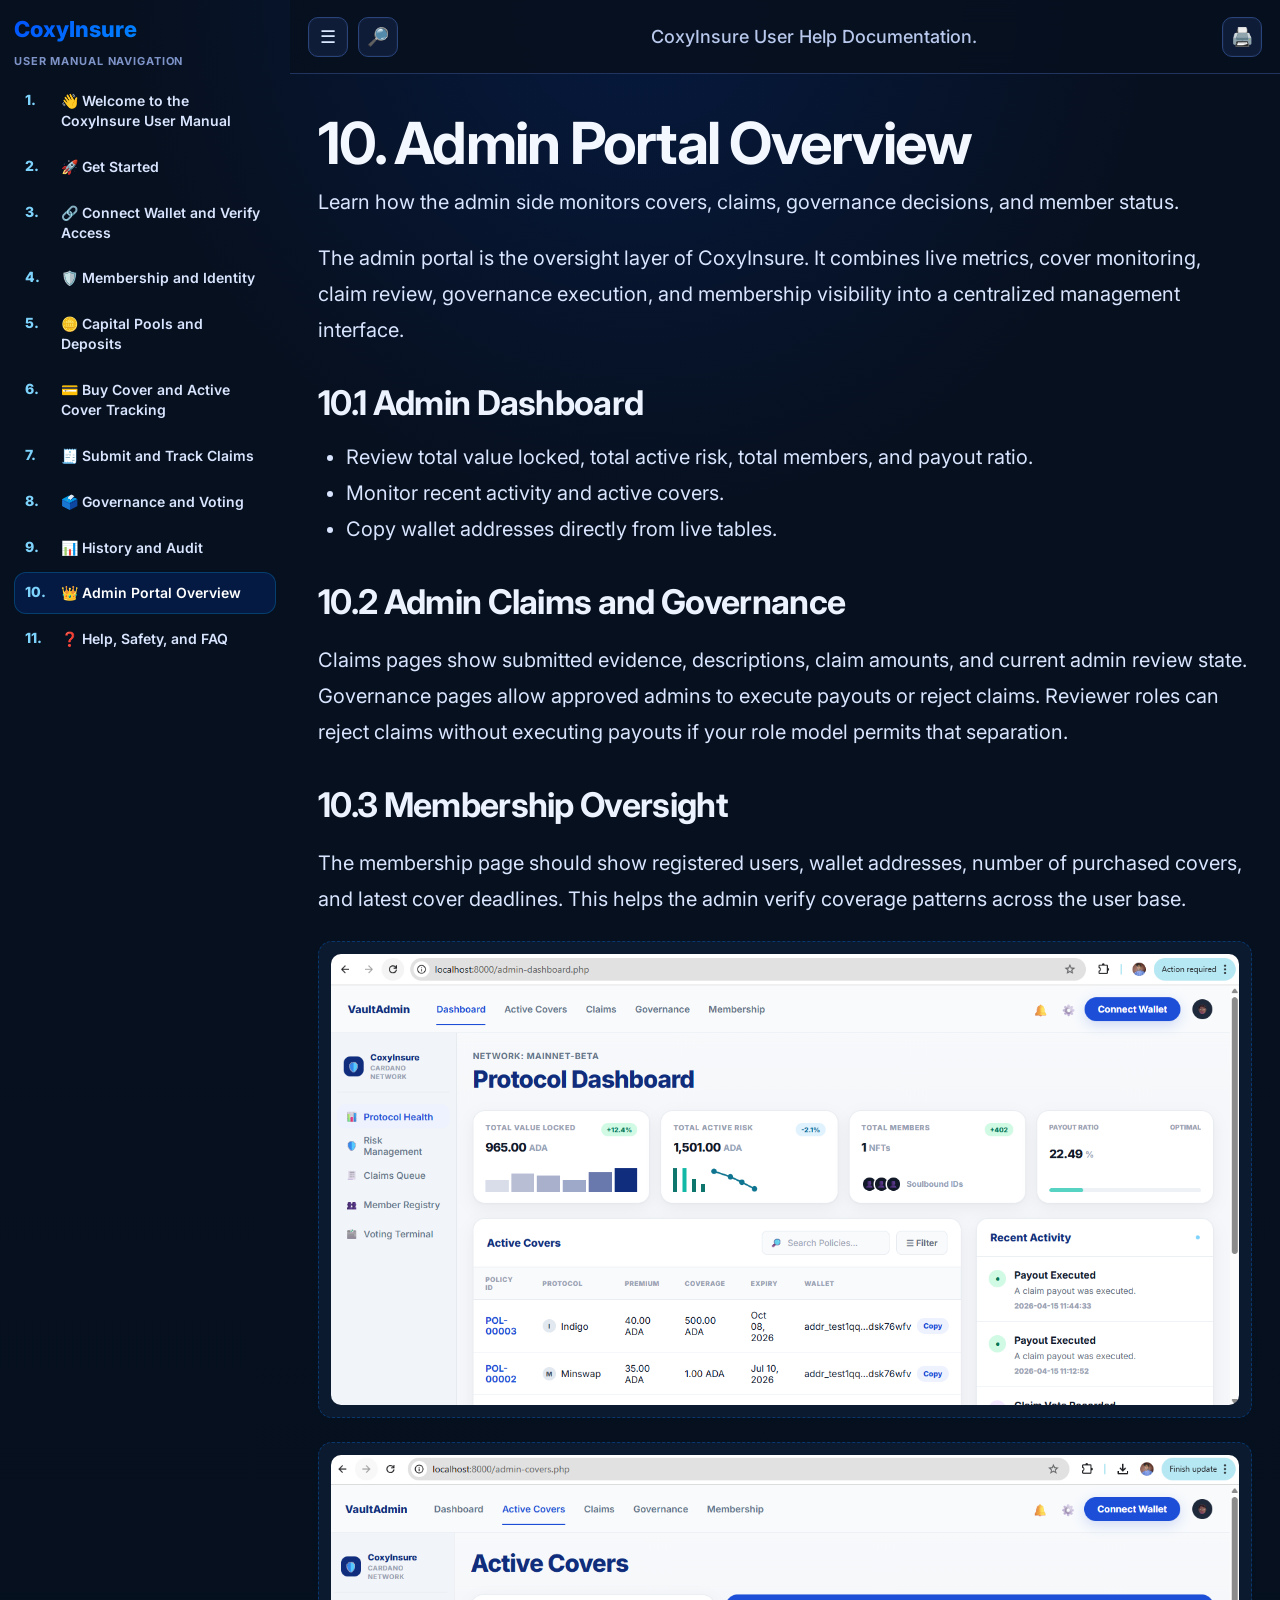
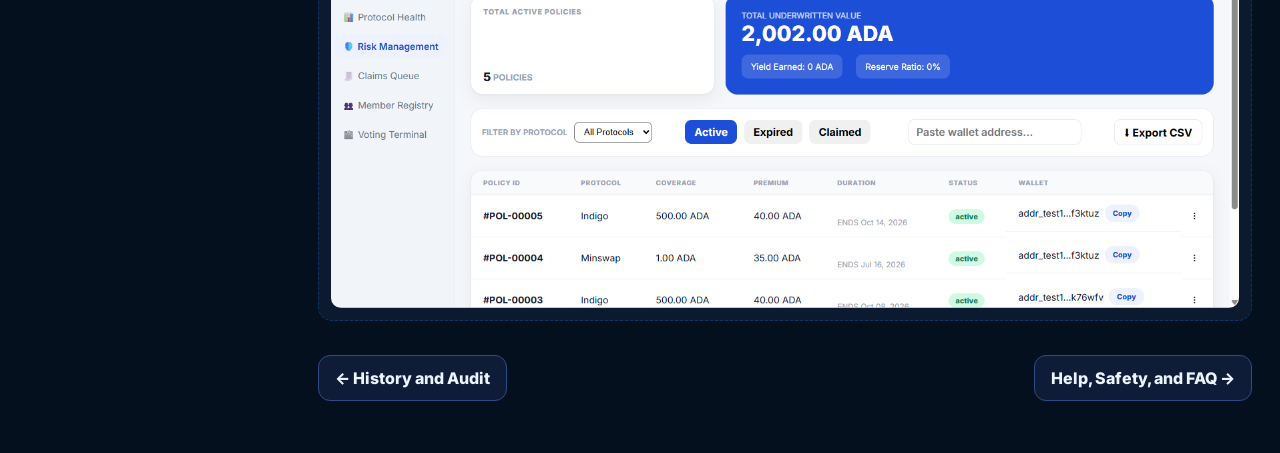
<file: Job-69798/doc/admin-portal.html>
<!DOCTYPE html>
<html lang="en">
<head>
  <meta charset="UTF-8" />
  <meta name="viewport" content="width=device-width, initial-scale=1.0" />
  <title>CoxyInsure User Manual — 10. Admin Portal Overview</title>
  <link rel="preconnect" href="https://fonts.googleapis.com">
  <link rel="preconnect" href="https://fonts.gstatic.com" crossorigin>
  <link href="https://fonts.googleapis.com/css2?family=Inter:wght@400;500;600;700;800&display=swap" rel="stylesheet">
  <link rel="stylesheet" href="assets/manual.css">
  <script src="assets/template.js"></script>
  <script src="assets/search-index.js"></script>
</head>
<body>
  <div class="manual-shell">
    <aside class="sidebar">
      <div class="sidebar-inner">
        <div class="brand">CoxyInsure</div>
        <p class="sidebar-title">User Manual Navigation</p>
        <nav id="navList" class="nav-list"></nav>
      </div>
    </aside>

    <main class="main">
      <header class="topbar">
        <div class="left-tools">
          <button class="icon-btn" id="menuToggle" title="Toggle navigation">☰</button>
          <div class="search-wrap" id="searchWrap">
            <button class="icon-btn" id="searchToggle" title="Search manual">🔎</button>
            <div class="search-box">
              <input id="searchInput" class="search-input" type="search" placeholder="Search keywords in the manual..." />
            </div>
            <ul id="searchResults" class="search-results"></ul>
          </div>
        </div>

        <div class="manual-title">CoxyInsure User Help Documentation.</div>

        <div class="right-tools">
          <button class="icon-btn" id="printBtn" title="Print page">🖨️</button>
        </div>
      </header>

      <div class="page">
        <h1>10. Admin Portal Overview</h1>
        <p class="meta">Learn how the admin side monitors covers, claims, governance decisions, and member status.</p>
        
<p>The admin portal is the oversight layer of CoxyInsure. It combines live metrics, cover monitoring, claim review, governance execution, and membership visibility into a centralized management interface.</p>

<h2>10.1 Admin Dashboard</h2>
<ul>
<li>Review total value locked, total active risk, total members, and payout ratio.</li>
<li>Monitor recent activity and active covers.</li>
<li>Copy wallet addresses directly from live tables.</li>
</ul>

<h2>10.2 Admin Claims and Governance</h2>
<p>Claims pages show submitted evidence, descriptions, claim amounts, and current admin review state. Governance pages allow approved admins to execute payouts or reject claims. Reviewer roles can reject claims without executing payouts if your role model permits that separation.</p>

<h2>10.3 Membership Oversight</h2>
<p>The membership page should show registered users, wallet addresses, number of purchased covers, and latest cover deadlines. This helps the admin verify coverage patterns across the user base.</p>

<div class="screenshot-container">
  <img src="images/admin.png" alt="Membership Page Screenshot">
</div>

<div class="screenshot-container">
  <img src="images/new-admin-cover.png" alt="Membership Page Screenshot">
</div>

        <div class="footer-nav">
          <a href="history.html">← History and Audit</a>
          <a href="help-faq.html">Help, Safety, and FAQ →</a>
        </div>
      </div>
    </main>
  </div>
  <script>renderNav();</script>
  <script src="assets/manual.js"></script>
</body>
</html>
</file>
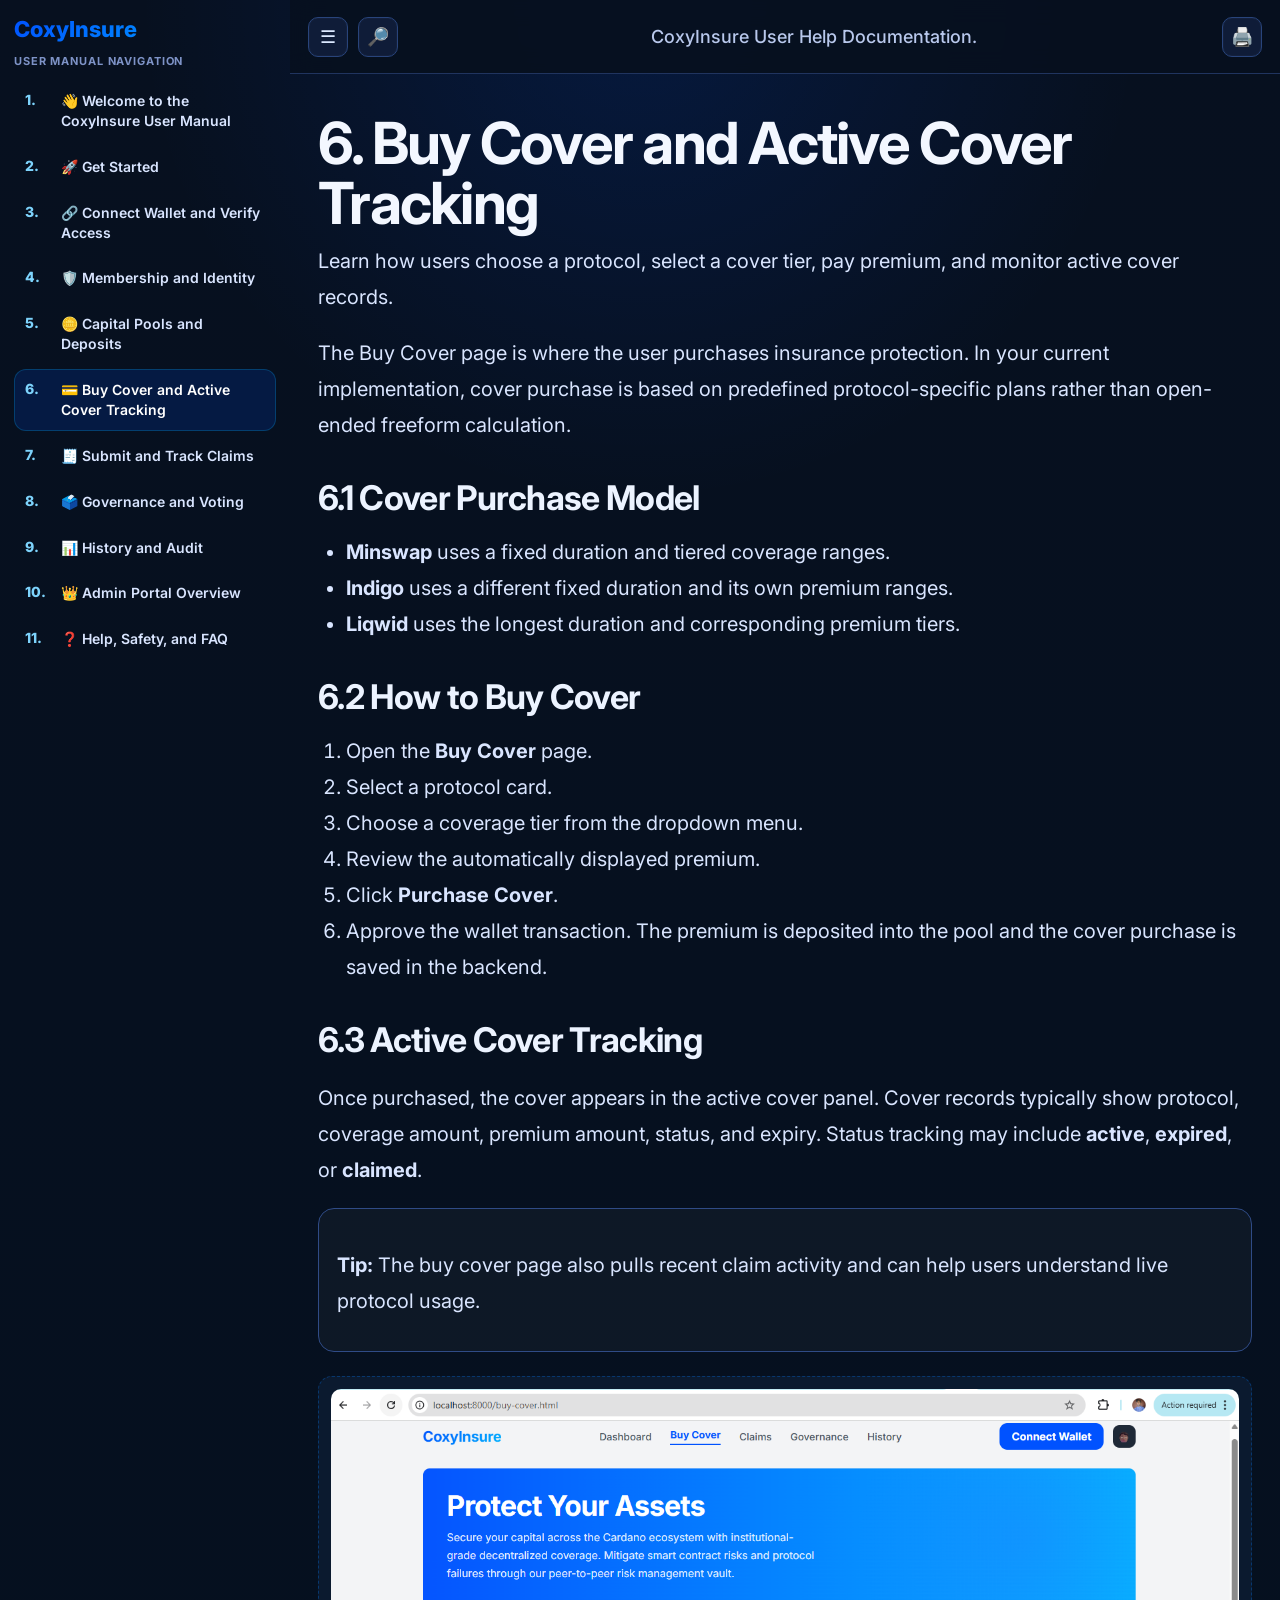
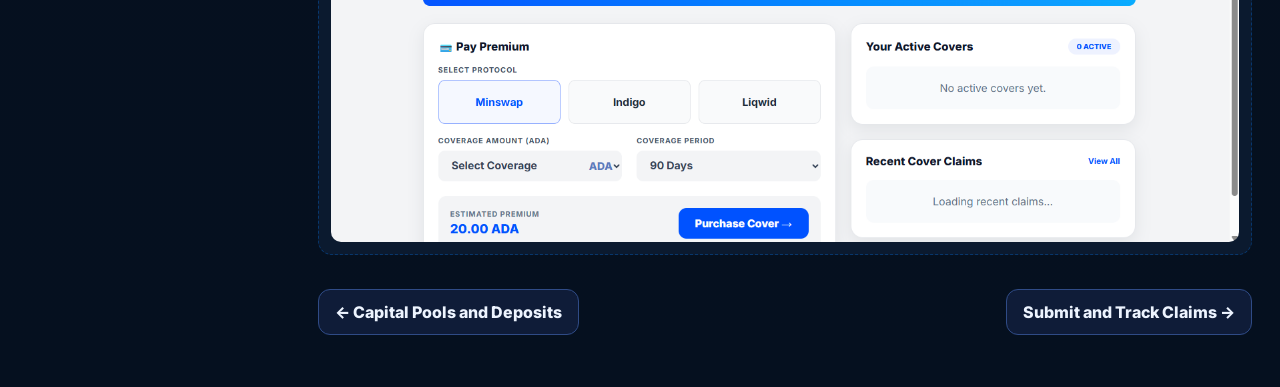
<file: Job-69798/doc/buy-cover.html>
<!DOCTYPE html>
<html lang="en">
<head>
  <meta charset="UTF-8" />
  <meta name="viewport" content="width=device-width, initial-scale=1.0" />
  <title>CoxyInsure User Manual — 6. Buy Cover and Active Cover Tracking</title>
  <link rel="preconnect" href="https://fonts.googleapis.com">
  <link rel="preconnect" href="https://fonts.gstatic.com" crossorigin>
  <link href="https://fonts.googleapis.com/css2?family=Inter:wght@400;500;600;700;800&display=swap" rel="stylesheet">
  <link rel="stylesheet" href="assets/manual.css">
  <script src="assets/template.js"></script>
  <script src="assets/search-index.js"></script>
</head>
<body>
  <div class="manual-shell">
    <aside class="sidebar">
      <div class="sidebar-inner">
        <div class="brand">CoxyInsure</div>
        <p class="sidebar-title">User Manual Navigation</p>
        <nav id="navList" class="nav-list"></nav>
      </div>
    </aside>

    <main class="main">
      <header class="topbar">
        <div class="left-tools">
          <button class="icon-btn" id="menuToggle" title="Toggle navigation">☰</button>
          <div class="search-wrap" id="searchWrap">
            <button class="icon-btn" id="searchToggle" title="Search manual">🔎</button>
            <div class="search-box">
              <input id="searchInput" class="search-input" type="search" placeholder="Search keywords in the manual..." />
            </div>
            <ul id="searchResults" class="search-results"></ul>
          </div>
        </div>

        <div class="manual-title">CoxyInsure User Help Documentation.</div>

        <div class="right-tools">
          <button class="icon-btn" id="printBtn" title="Print page">🖨️</button>
        </div>
      </header>

      <div class="page">
        <h1>6. Buy Cover and Active Cover Tracking</h1>
        <p class="meta">Learn how users choose a protocol, select a cover tier, pay premium, and monitor active cover records.</p>
        
<p>The Buy Cover page is where the user purchases insurance protection. In your current implementation, cover purchase is based on predefined protocol-specific plans rather than open-ended freeform calculation.</p>

<h2>6.1 Cover Purchase Model</h2>
<ul>
<li><strong>Minswap</strong> uses a fixed duration and tiered coverage ranges.</li>
<li><strong>Indigo</strong> uses a different fixed duration and its own premium ranges.</li>
<li><strong>Liqwid</strong> uses the longest duration and corresponding premium tiers.</li>
</ul>

<h2>6.2 How to Buy Cover</h2>
<ol>
<li>Open the <strong>Buy Cover</strong> page.</li>
<li>Select a protocol card.</li>
<li>Choose a coverage tier from the dropdown menu.</li>
<li>Review the automatically displayed premium.</li>
<li>Click <strong>Purchase Cover</strong>.</li>
<li>Approve the wallet transaction. The premium is deposited into the pool and the cover purchase is saved in the backend.</li>
</ol>

<h2>6.3 Active Cover Tracking</h2>
<p>Once purchased, the cover appears in the active cover panel. Cover records typically show protocol, coverage amount, premium amount, status, and expiry. Status tracking may include <strong>active</strong>, <strong>expired</strong>, or <strong>claimed</strong>.</p>

<div class="section-card">
  <p><strong>Tip:</strong> The buy cover page also pulls recent claim activity and can help users understand live protocol usage.</p>
</div>

<div class="screenshot-container">
  <img src="images/buy-cover.png" alt="Membership Page Screenshot">
</div>

        <div class="footer-nav">
          <a href="pools.html">← Capital Pools and Deposits</a>
          <a href="claims.html">Submit and Track Claims →</a>
        </div>
      </div>
    </main>
  </div>
  <script>renderNav();</script>
  <script src="assets/manual.js"></script>
</body>
</html>
</file>
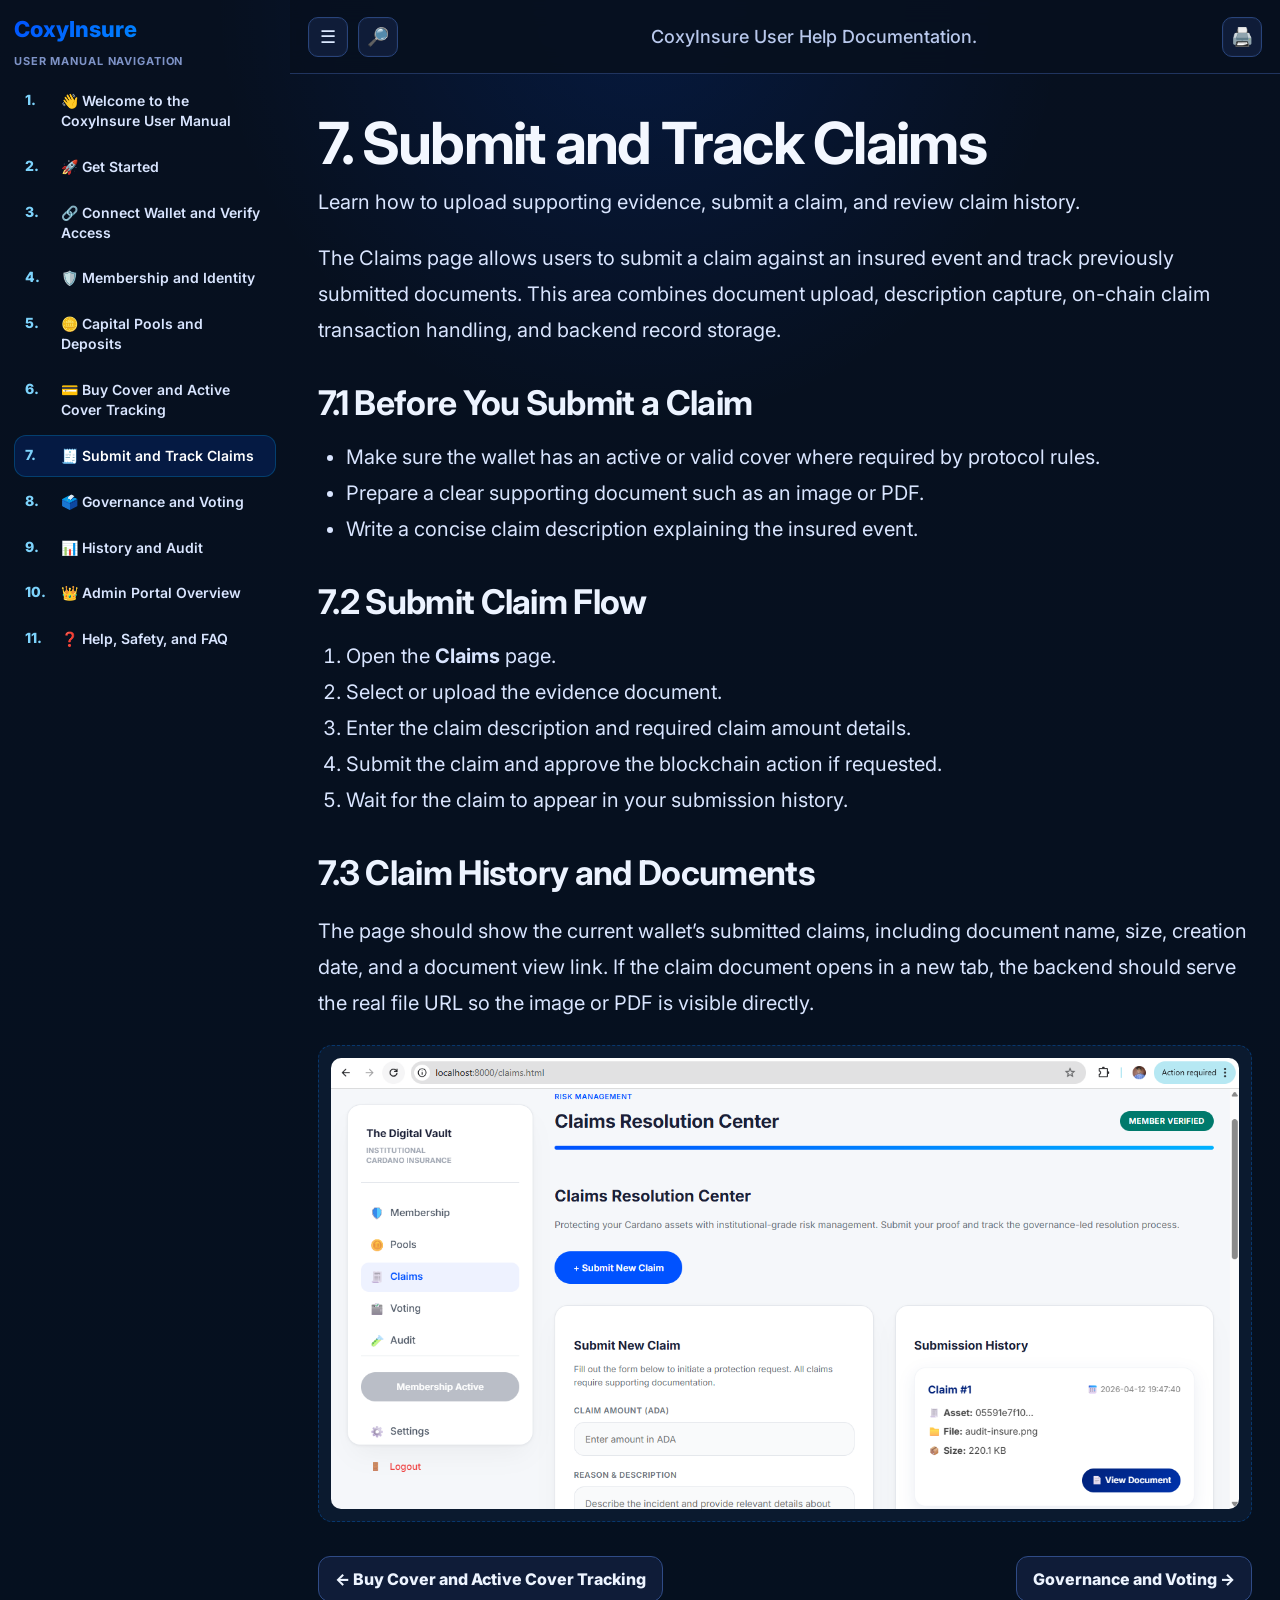
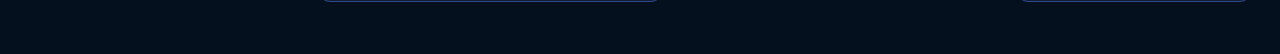
<file: Job-69798/doc/claims.html>
<!DOCTYPE html>
<html lang="en">
<head>
  <meta charset="UTF-8" />
  <meta name="viewport" content="width=device-width, initial-scale=1.0" />
  <title>CoxyInsure User Manual — 7. Submit and Track Claims</title>
  <link rel="preconnect" href="https://fonts.googleapis.com">
  <link rel="preconnect" href="https://fonts.gstatic.com" crossorigin>
  <link href="https://fonts.googleapis.com/css2?family=Inter:wght@400;500;600;700;800&display=swap" rel="stylesheet">
  <link rel="stylesheet" href="assets/manual.css">
  <script src="assets/template.js"></script>
  <script src="assets/search-index.js"></script>
</head>
<body>
  <div class="manual-shell">
    <aside class="sidebar">
      <div class="sidebar-inner">
        <div class="brand">CoxyInsure</div>
        <p class="sidebar-title">User Manual Navigation</p>
        <nav id="navList" class="nav-list"></nav>
      </div>
    </aside>

    <main class="main">
      <header class="topbar">
        <div class="left-tools">
          <button class="icon-btn" id="menuToggle" title="Toggle navigation">☰</button>
          <div class="search-wrap" id="searchWrap">
            <button class="icon-btn" id="searchToggle" title="Search manual">🔎</button>
            <div class="search-box">
              <input id="searchInput" class="search-input" type="search" placeholder="Search keywords in the manual..." />
            </div>
            <ul id="searchResults" class="search-results"></ul>
          </div>
        </div>

        <div class="manual-title">CoxyInsure User Help Documentation.</div>

        <div class="right-tools">
          <button class="icon-btn" id="printBtn" title="Print page">🖨️</button>
        </div>
      </header>

      <div class="page">
        <h1>7. Submit and Track Claims</h1>
        <p class="meta">Learn how to upload supporting evidence, submit a claim, and review claim history.</p>
        
<p>The Claims page allows users to submit a claim against an insured event and track previously submitted documents. This area combines document upload, description capture, on-chain claim transaction handling, and backend record storage.</p>

<h2>7.1 Before You Submit a Claim</h2>
<ul>
<li>Make sure the wallet has an active or valid cover where required by protocol rules.</li>
<li>Prepare a clear supporting document such as an image or PDF.</li>
<li>Write a concise claim description explaining the insured event.</li>
</ul>

<h2>7.2 Submit Claim Flow</h2>
<ol>
<li>Open the <strong>Claims</strong> page.</li>
<li>Select or upload the evidence document.</li>
<li>Enter the claim description and required claim amount details.</li>
<li>Submit the claim and approve the blockchain action if requested.</li>
<li>Wait for the claim to appear in your submission history.</li>
</ol>

<h2>7.3 Claim History and Documents</h2>
<p>The page should show the current wallet’s submitted claims, including document name, size, creation date, and a document view link. If the claim document opens in a new tab, the backend should serve the real file URL so the image or PDF is visible directly.</p>

<div class="screenshot-container">
  <img src="images/claims.png" alt="Membership Page Screenshot">
</div>

        <div class="footer-nav">
          <a href="buy-cover.html">← Buy Cover and Active Cover Tracking</a>
          <a href="governance.html">Governance and Voting →</a>
        </div>
      </div>
    </main>
  </div>
  <script>renderNav();</script>
  <script src="assets/manual.js"></script>
</body>
</html>
</file>
<file: Job-69798/doc/assets/manual.css>
:root{
  --bg:#07101f;
  --bg-2:#0a1730;
  --panel:#0f1c38;
  --panel-2:#132347;
  --line:#20345f;
  --text:#eef4ff;
  --muted:#aebee4;
  --muted-2:#7e93c7;
  --primary:#0052FF;
  --primary-2:#00B2FF;
  --accent:#7dd3fc;
  --success:#34d399;
  --warning:#fbbf24;
  --shadow:0 20px 46px rgba(0,0,0,.32);
  --radius:18px;
  --sidebar-w:290px;
}
*{box-sizing:border-box}
html,body{margin:0;padding:0;min-height:100%}
body{
  font-family:Inter,system-ui,sans-serif;
  background:
    radial-gradient(circle at top center, rgba(0,82,255,.14), transparent 24%),
    linear-gradient(180deg,var(--bg),#05101f 100%);
  color:var(--text);
}
a{color:inherit;text-decoration:none}
.manual-shell{display:grid;grid-template-columns:var(--sidebar-w) 1fr;min-height:100vh;transition:grid-template-columns .25s ease}
.manual-shell.collapsed{grid-template-columns:0 1fr}
.sidebar {
  position: sticky;
  top: 0;
  height: 100vh;
  overflow-y: auto;

  /* keep your existing styles */
}
.sidebar {
  scrollbar-width: thin;
}

.sidebar::-webkit-scrollbar {
  width: 6px;
}

.sidebar::-webkit-scrollbar-thumb {
  background: #ccc;
  border-radius: 10px;
}
.manual-shell.collapsed .sidebar{transform:translateX(-100%);opacity:0;pointer-events:none}
.sidebar-inner{padding:16px 14px 28px}
.brand{
  font-size:22px;
  font-weight:800;
  margin-bottom:12px;
  background:linear-gradient(135deg,var(--primary),var(--primary-2));
  -webkit-background-clip:text;-webkit-text-fill-color:transparent;background-clip:text;
}
.sidebar-title{font-size:11px;color:var(--muted-2);text-transform:uppercase;letter-spacing:.08em;margin:0 0 12px;font-weight:700}
.nav-list{display:flex;flex-direction:column;gap:4px}
.nav-link{
  display:flex;align-items:flex-start;gap:10px;padding:10px 10px;border-radius:12px;border:1px solid transparent;
  color:#d9e5ff;transition:.2s;
}
.nav-link:hover{background:rgba(255,255,255,.04);border-color:rgba(0,178,255,.16)}
.nav-link.active{background:rgba(0,82,255,.16);border-color:rgba(0,178,255,.24);color:#fff}
.nav-num{font-size:14px;font-weight:800;color:var(--accent);min-width:26px}
.nav-text{font-size:14px;line-height:1.42;font-weight:600}
.main{min-width:0;display:flex;flex-direction:column}
.topbar{
  position:sticky;top:0;z-index:12;
  display:grid;grid-template-columns:auto 1fr auto;align-items:center;gap:14px;
  min-height:74px;padding:0 18px;border-bottom:1px solid var(--line);
  background:rgba(7,16,31,.95);backdrop-filter:blur(12px)
}
.left-tools,.right-tools{display:flex;align-items:center;gap:10px}
.icon-btn{
  width:40px;height:40px;border-radius:10px;border:1px solid #28447b;background:var(--panel);color:#dbe8ff;
  display:grid;place-items:center;cursor:pointer;font-size:18px;transition:.2s;box-shadow:inset 0 0 0 1px rgba(255,255,255,.02)
}
.icon-btn:hover{background:var(--panel-2);border-color:#3d64b8}
.manual-title{text-align:center;font-size:18px;font-weight:500;color:#b8c8ec}
.search-wrap{position:relative;display:flex;align-items:center;gap:8px}
.search-box{width:0;opacity:0;overflow:hidden;transition:.25s ease}
.search-wrap.open .search-box{width:380px;opacity:1}
.search-input{
  width:100%;height:40px;border-radius:12px;border:1px solid #28447b;outline:none;background:var(--panel);
  color:var(--text);padding:0 14px;font-size:15px
}
.search-results{
  margin:10px 0 0;padding:0;list-style:none;background:var(--panel);border:1px solid #28447b;border-radius:14px;
  max-height:360px;overflow:auto;display:none;position:absolute;top:44px;right:0;width:450px;box-shadow:var(--shadow)
}
.search-results.show{display:block}
.search-results li{border-bottom:1px solid rgba(255,255,255,.05)}
.search-results li:last-child{border-bottom:none}
.search-results a{display:block;padding:12px 14px}
.search-results strong{display:block;color:#fff;font-size:14px;margin-bottom:4px}
.search-results span{font-size:13px;color:var(--muted);line-height:1.45}
mark{background:#fef08a;color:#111827;padding:0 2px;border-radius:3px}
.page{width:min(1020px,calc(100% - 56px));margin:0 auto;padding:26px 0 52px}
.hero-logo{
  width:220px;height:84px;border:1px dashed #4060a8;border-radius:8px;display:grid;place-items:center;
  color:var(--muted);background:rgba(255,255,255,.03);margin:0 auto 22px;font-size:13px
}
.meta-row{display:flex;flex-wrap:wrap;gap:18px;color:#cfdbfa;font-size:16px;margin:6px 0 12px}
.page h1{font-size:58px;line-height:1.03;margin:14px 0 10px;color:#f3f7ff;letter-spacing:-.03em}
.page h2{font-size:34px;margin:34px 0 14px;color:#ecf3ff;letter-spacing:-.02em}
.page h3{font-size:21px;margin:0 0 10px;color:#eff5ff}
.page p,.page li{font-size:20px;line-height:1.8;color:#d9e5ff}
.page ul,.page ol{padding-left:28px}
.page hr{border:none;border-top:1px solid #3b528b;margin:22px 0}
.meta{font-size:18px;color:#d0dcfb;margin:8px 0}
.callout{
  background:rgba(255,255,255,.04);border:1px solid #2f4b86;border-radius:14px;padding:16px 18px;color:#e5eeff;
  margin:20px 0;box-shadow:var(--shadow)
}
.checks{list-style:none;padding:0;margin:12px 0}
.checks li{padding-left:30px;position:relative;margin:8px 0}
.checks li::before{content:"✅";position:absolute;left:0;top:1px}
.section-card{
  border:1px solid #2f4b86;background:rgba(255,255,255,.03);border-radius:16px;padding:18px 18px 12px;margin:18px 0
}
.grid-cards{display:grid;grid-template-columns:repeat(3,minmax(0,1fr));gap:14px;margin:16px 0}
.mini-card{
  border:1px solid #2f4b86;background:rgba(255,255,255,.03);border-radius:16px;padding:16px
}
.mini-card p{font-size:16px;line-height:1.6;margin:0;color:#cddbff}
.kbd{
  display:inline-block;padding:2px 8px;border-radius:8px;border:1px solid #35549b;background:var(--panel);font-size:14px
}
.screenshot-placeholder{
  margin:22px 0 10px;border:1px dashed #4b67a8;border-radius:16px;background:rgba(255,255,255,.03);
  min-height:290px;display:flex;align-items:center;justify-content:center;text-align:center;padding:28px;color:#adc0e8
}
.screenshot-placeholder.small{min-height:220px}
.screenshot-label{font-size:15px;letter-spacing:.05em;text-transform:uppercase;color:var(--accent);margin-bottom:10px;font-weight:800}
.screenshot-note{font-size:17px;color:#bdd0f3;line-height:1.6}
.footer-nav{display:flex;justify-content:space-between;gap:12px;margin-top:34px}
.footer-nav a,.footer-nav span{
  min-height:46px;padding:10px 16px;border-radius:12px;background:var(--panel);border:1px solid #2f4b86;font-weight:800;color:#edf4ff;
  display:inline-flex;align-items:center
}
.screenshot-container {
  width: 100%;
  margin: 24px 0;
  border-radius: 14px;
  overflow: hidden;
  border: 1px dashed rgba(0, 123, 255, 0.3);
  background: #0b1a2f;
  padding: 12px;
}

.screenshot-container img {
  width: 100%;
  height: auto;
  display: block;
  border-radius: 10px;
}
.footer-nav span.empty{visibility:hidden}
@media print{
  .sidebar,.topbar,.footer-nav{display:none !important}
  .manual-shell,.manual-shell.collapsed{grid-template-columns:1fr}
  .page{width:100%;max-width:none;padding:0}
  body{background:#fff;color:#111}
  .page p,.page li,.page h1,.page h2,.page h3,.meta,.callout,.screenshot-note{color:#111}
}
@media (max-width:980px){
  .manual-shell{grid-template-columns:1fr}
  .sidebar{position:fixed;inset:74px auto 0 0;width:290px;z-index:30;box-shadow:var(--shadow)}
  .search-wrap.open .search-box{width:250px}
  .page{width:min(100%,calc(100% - 34px))}
  .page h1{font-size:42px}
  .page h2{font-size:30px}
  .page p,.page li{font-size:18px}
  .grid-cards{grid-template-columns:1fr}
  .search-results{width:320px}
}
</file>
